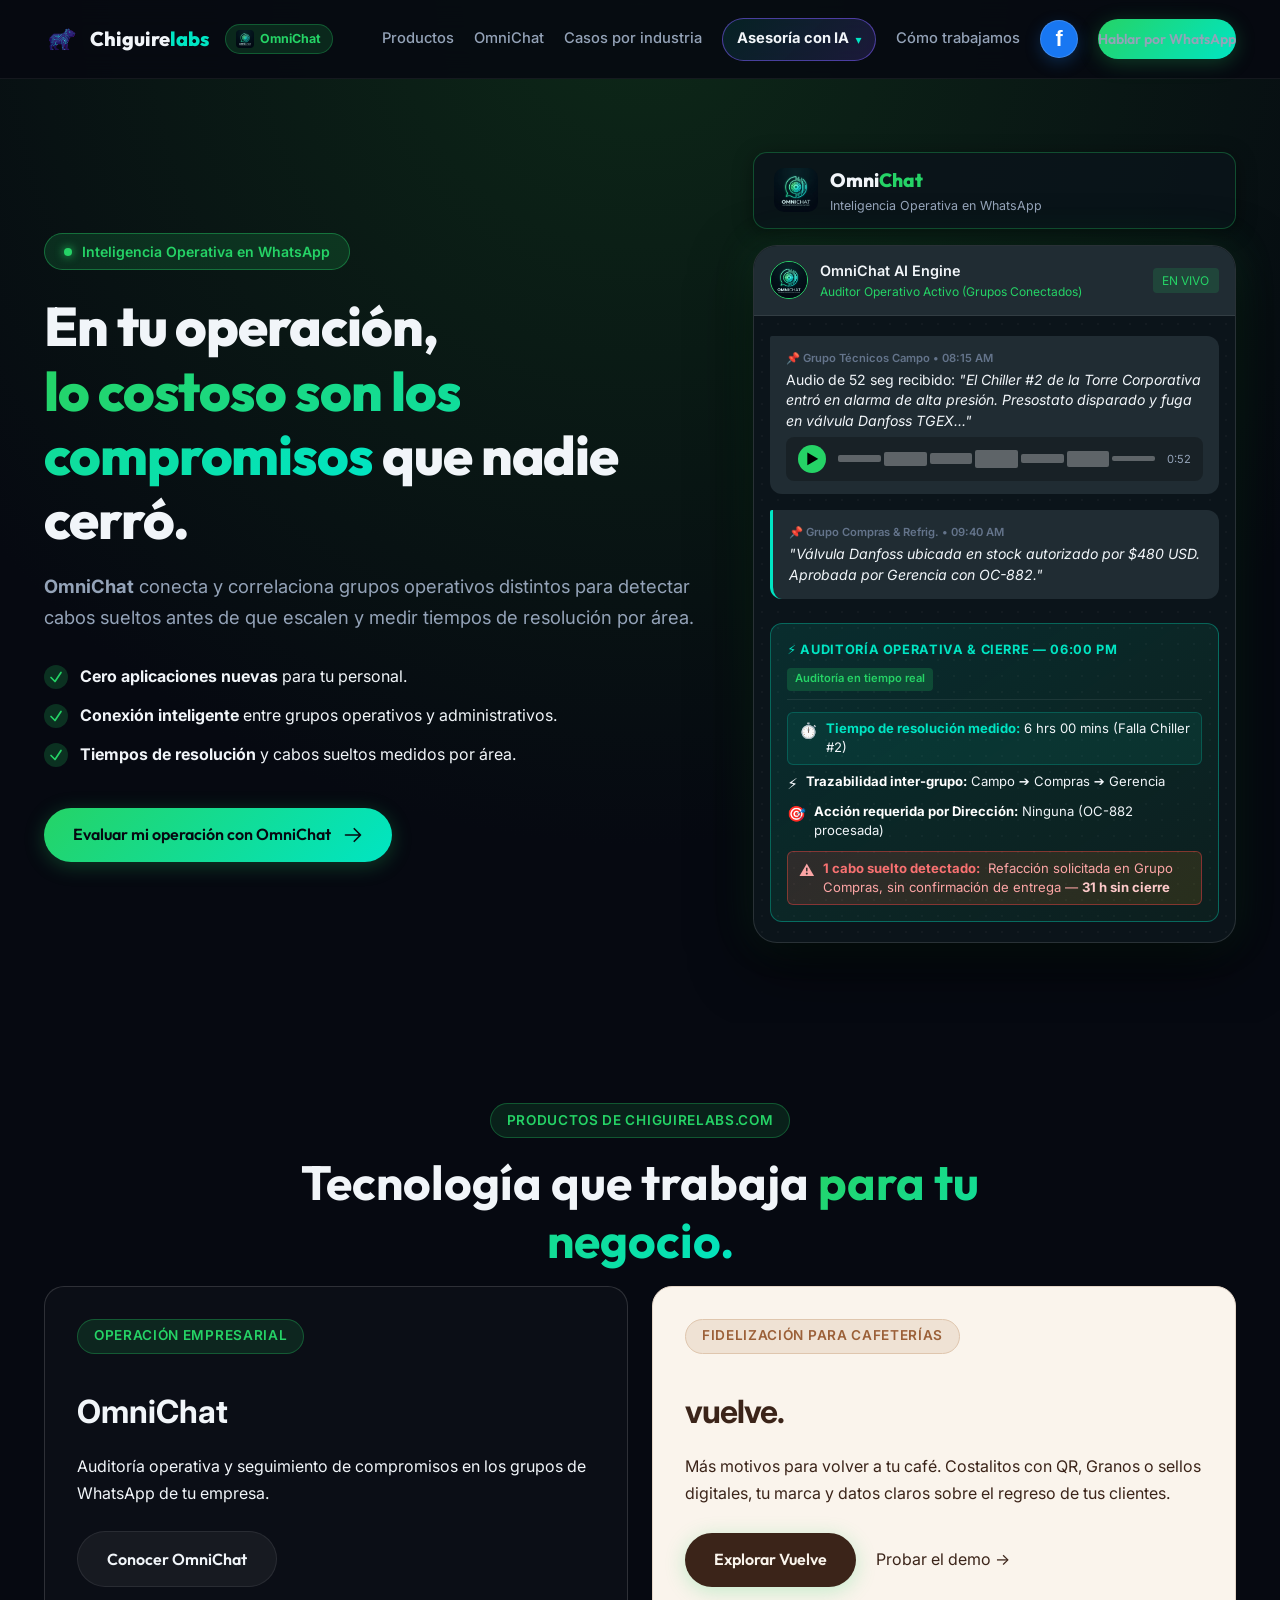
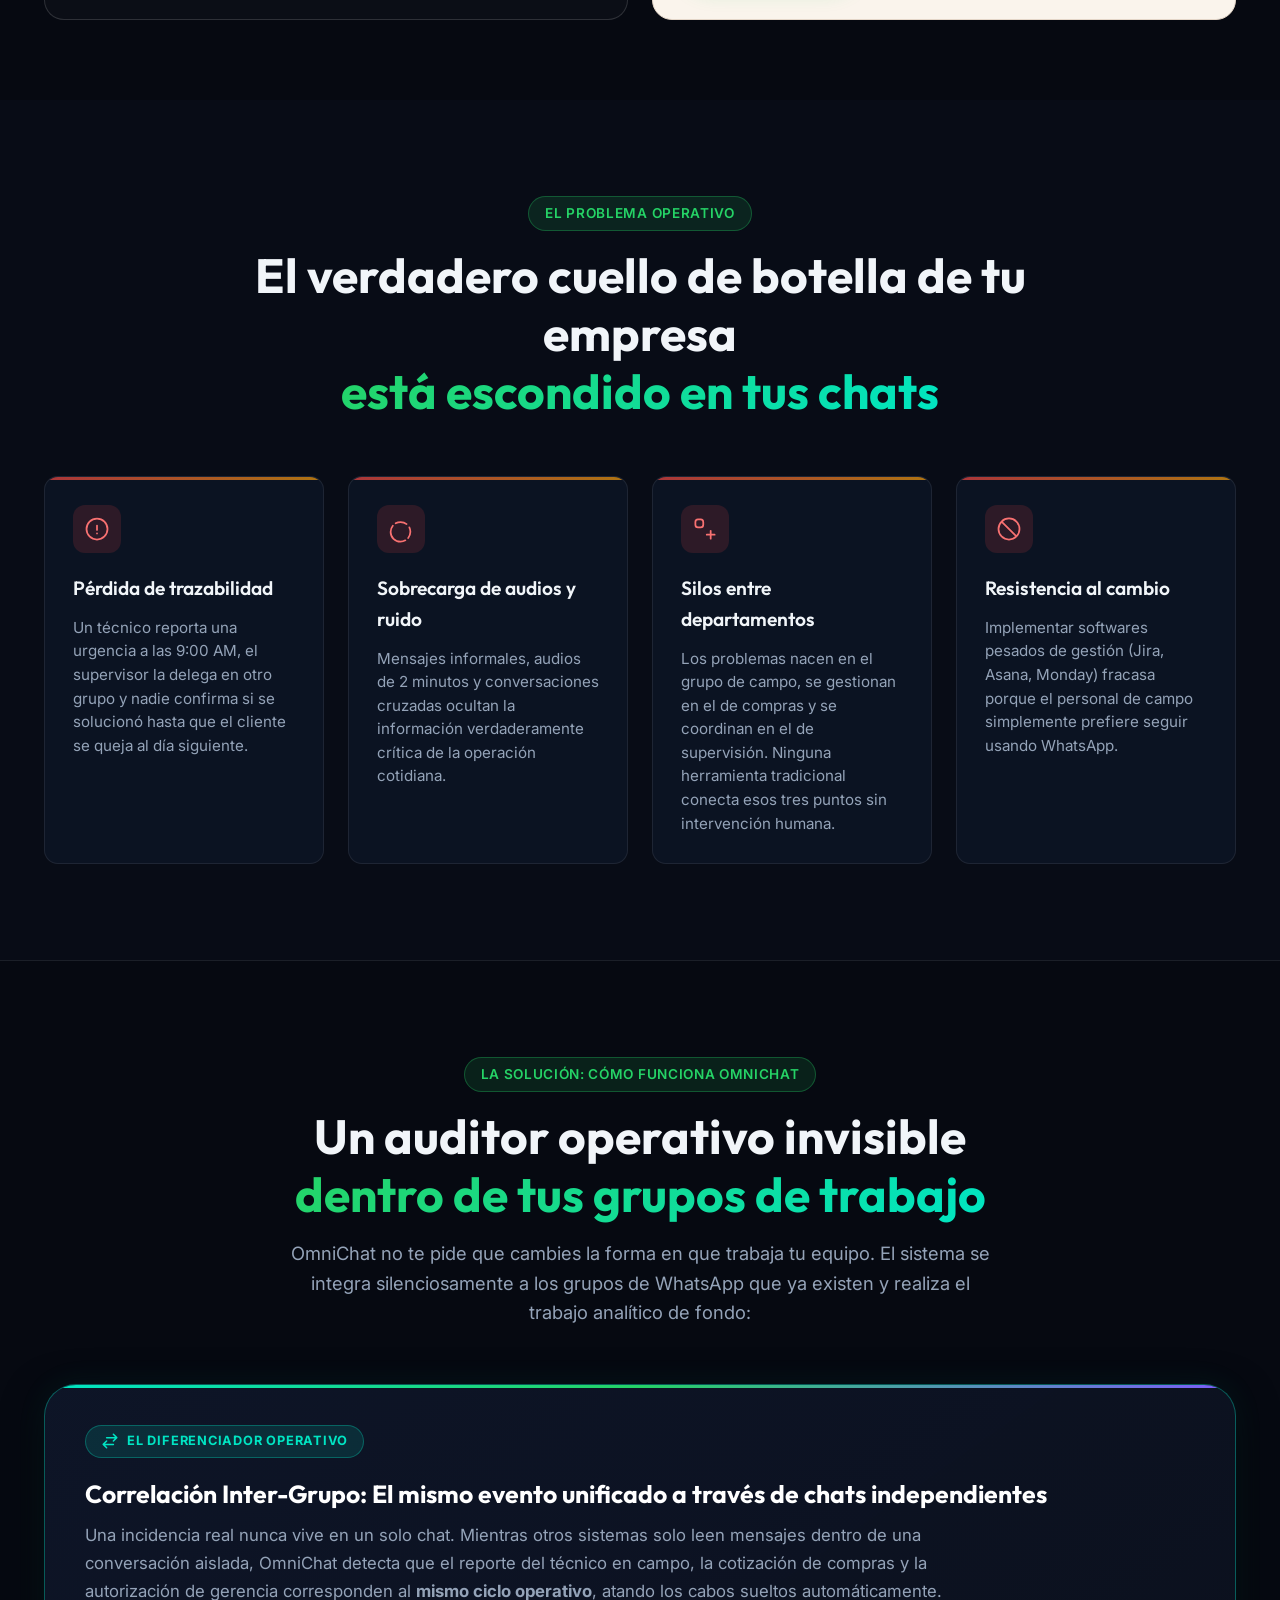
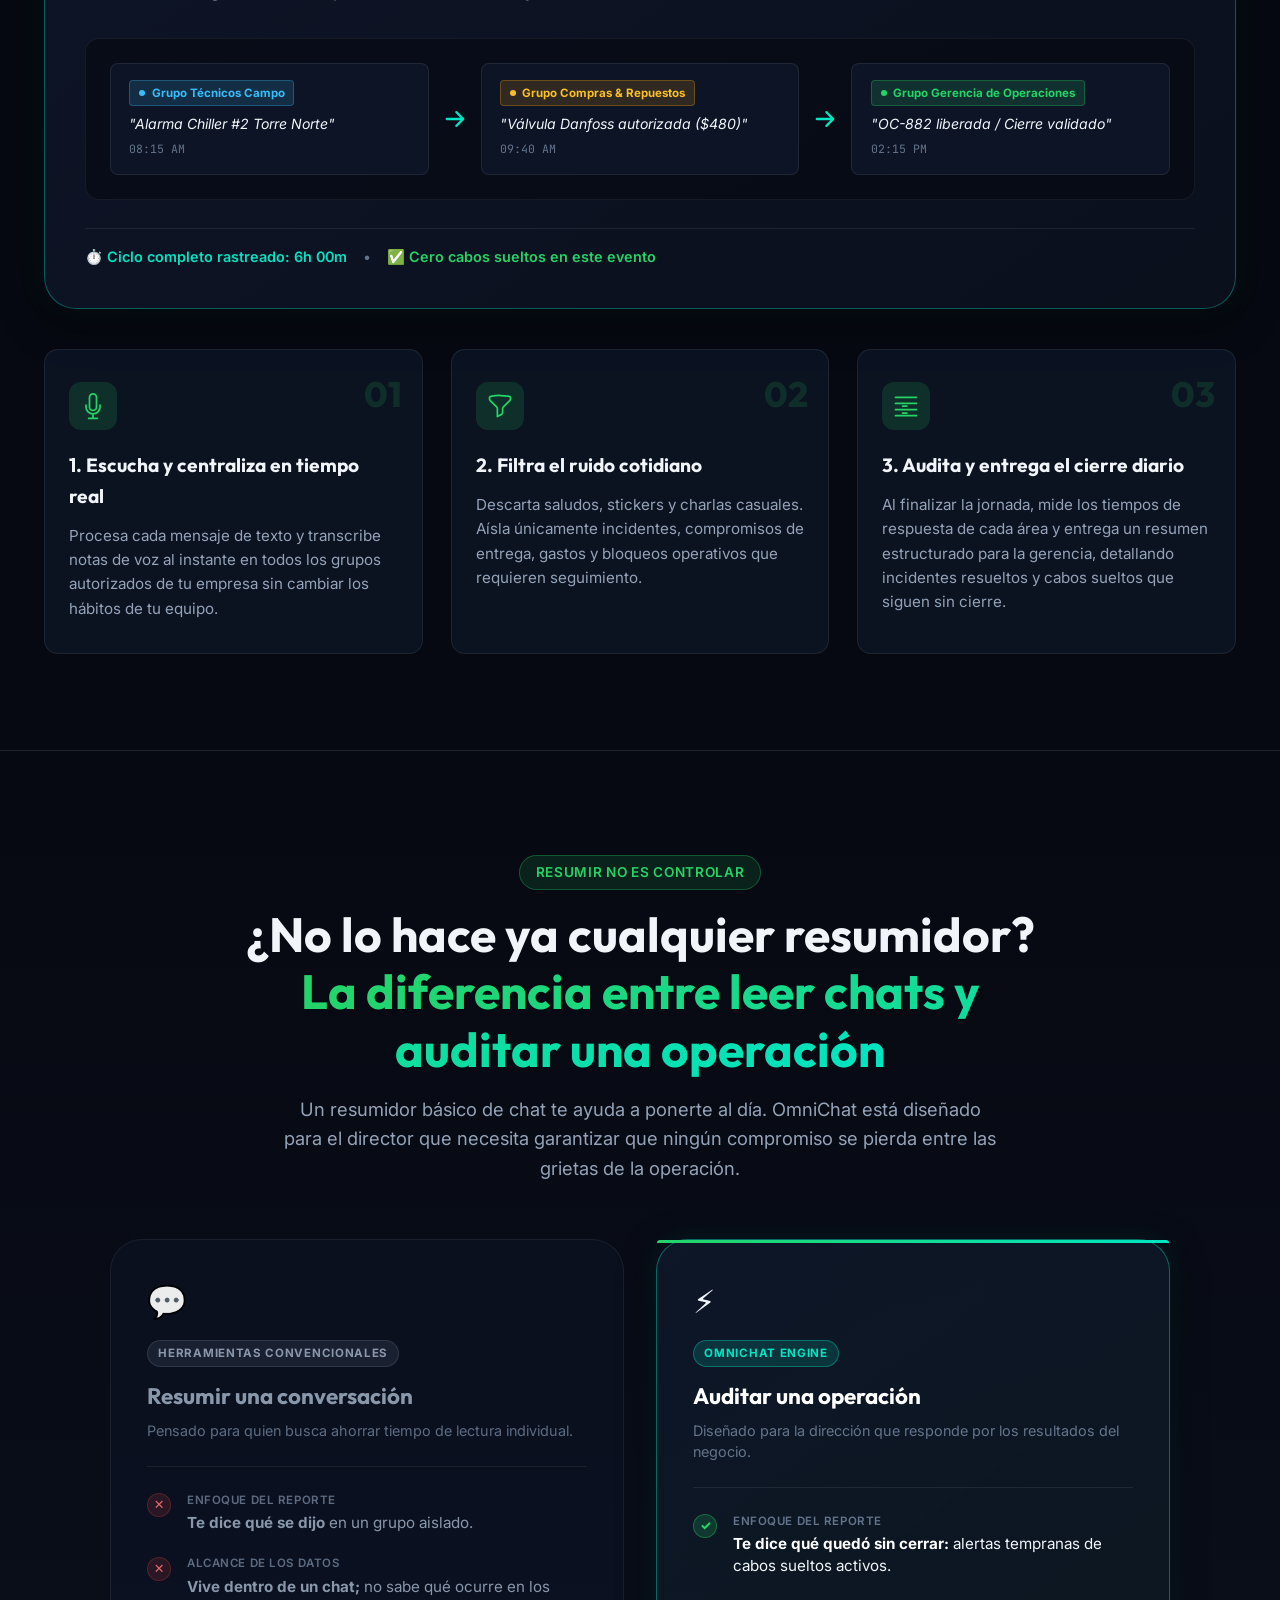
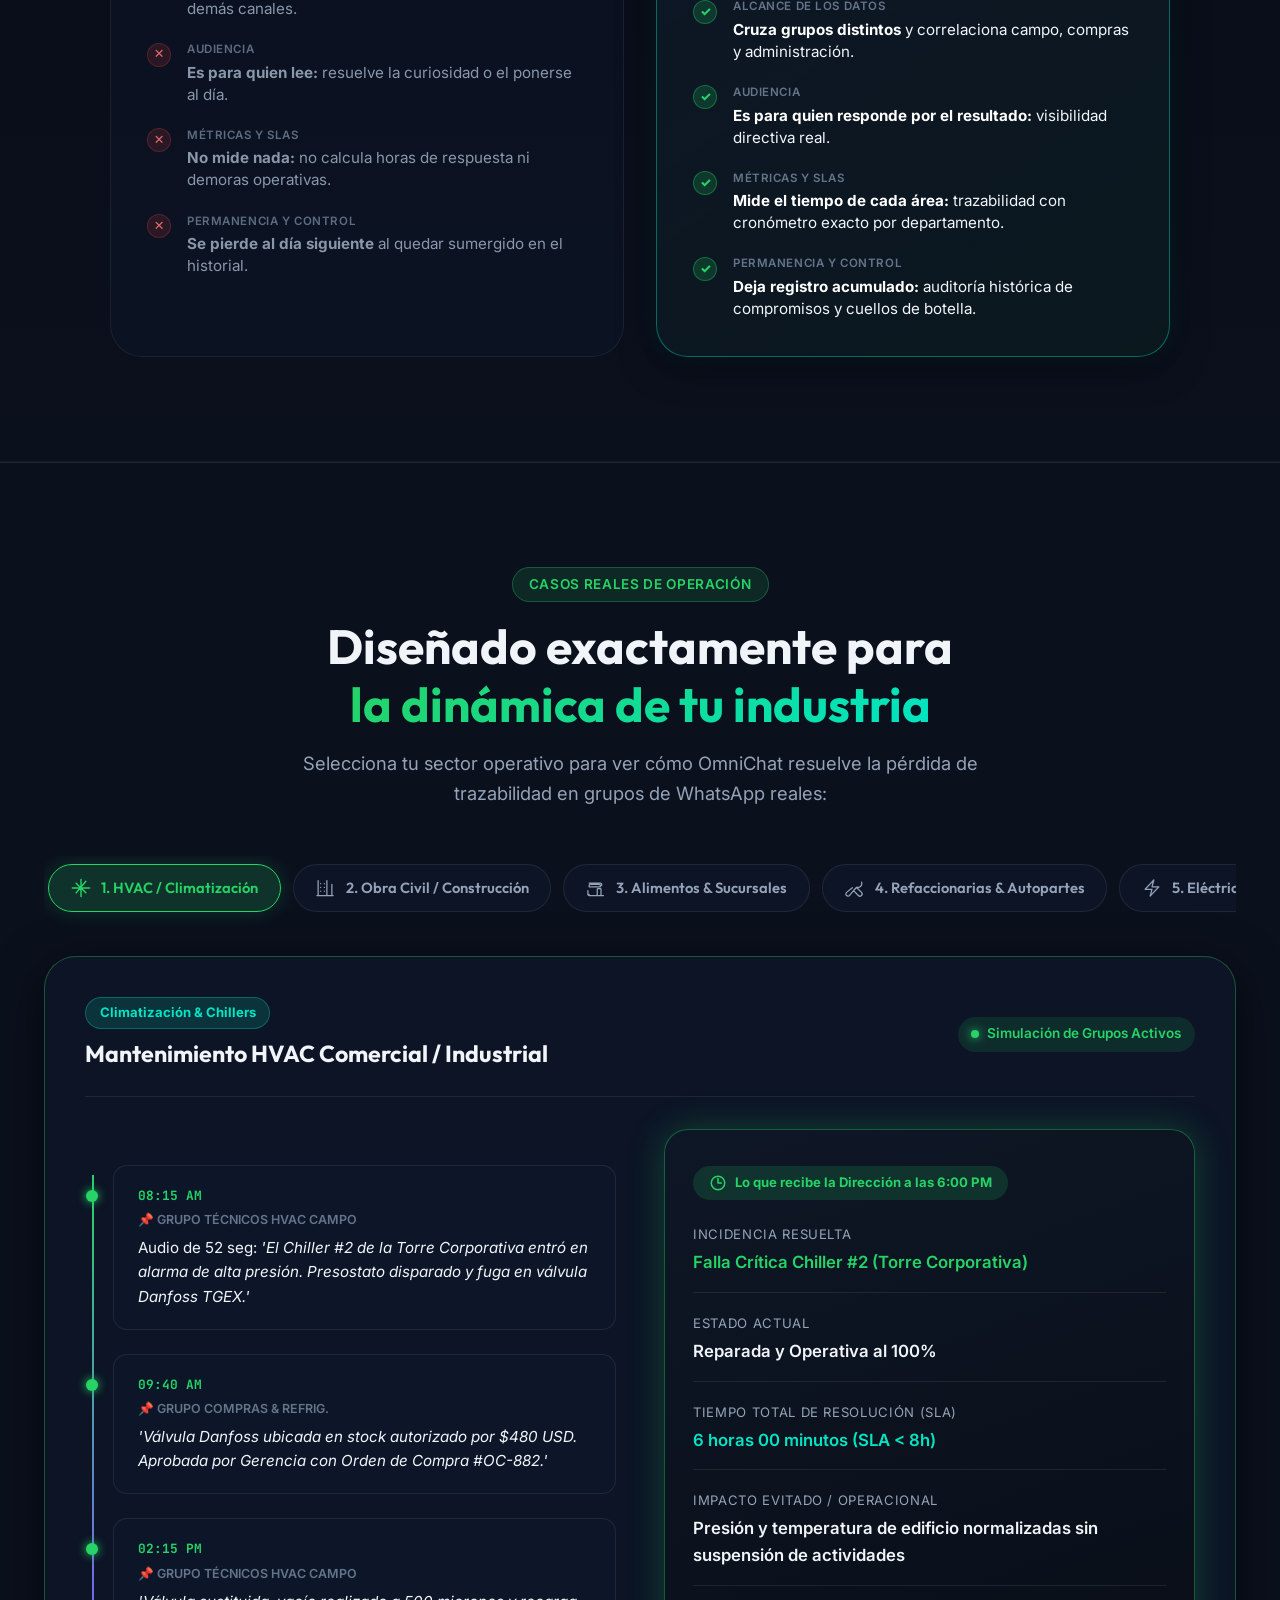
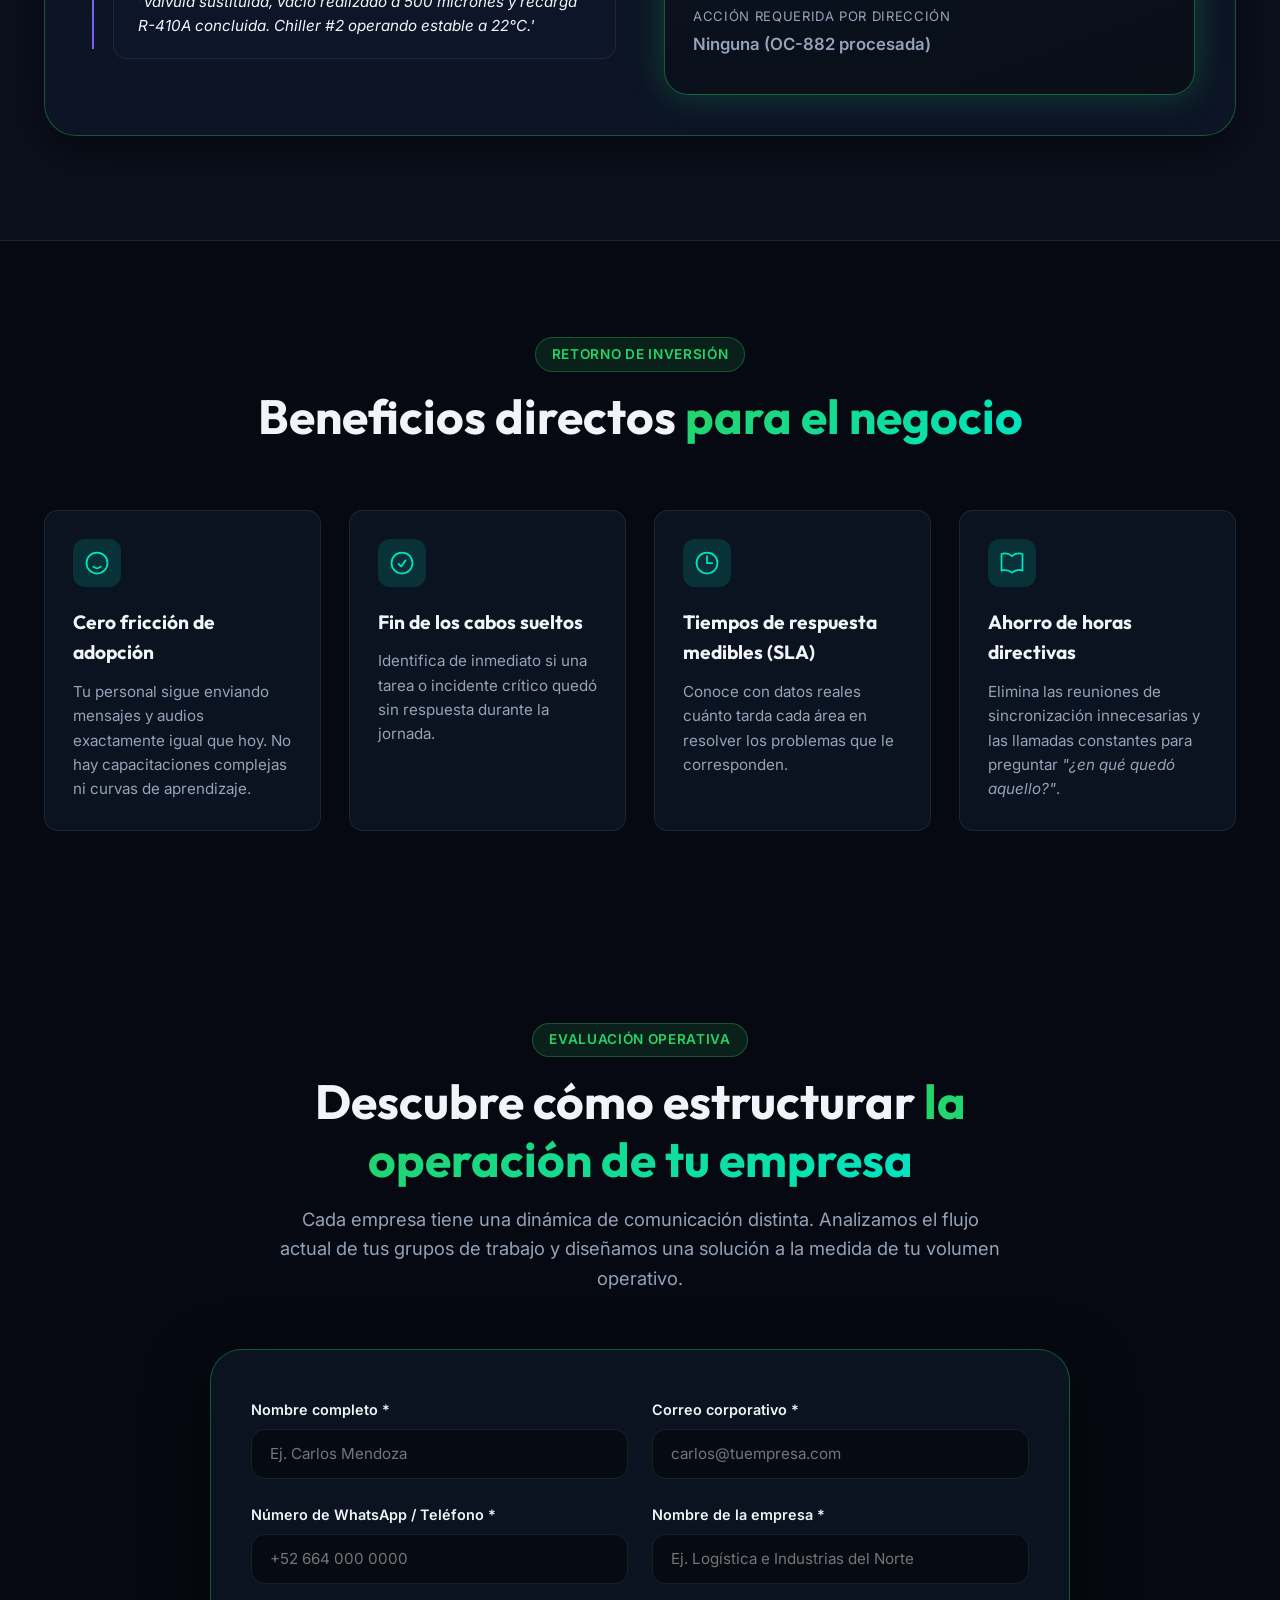
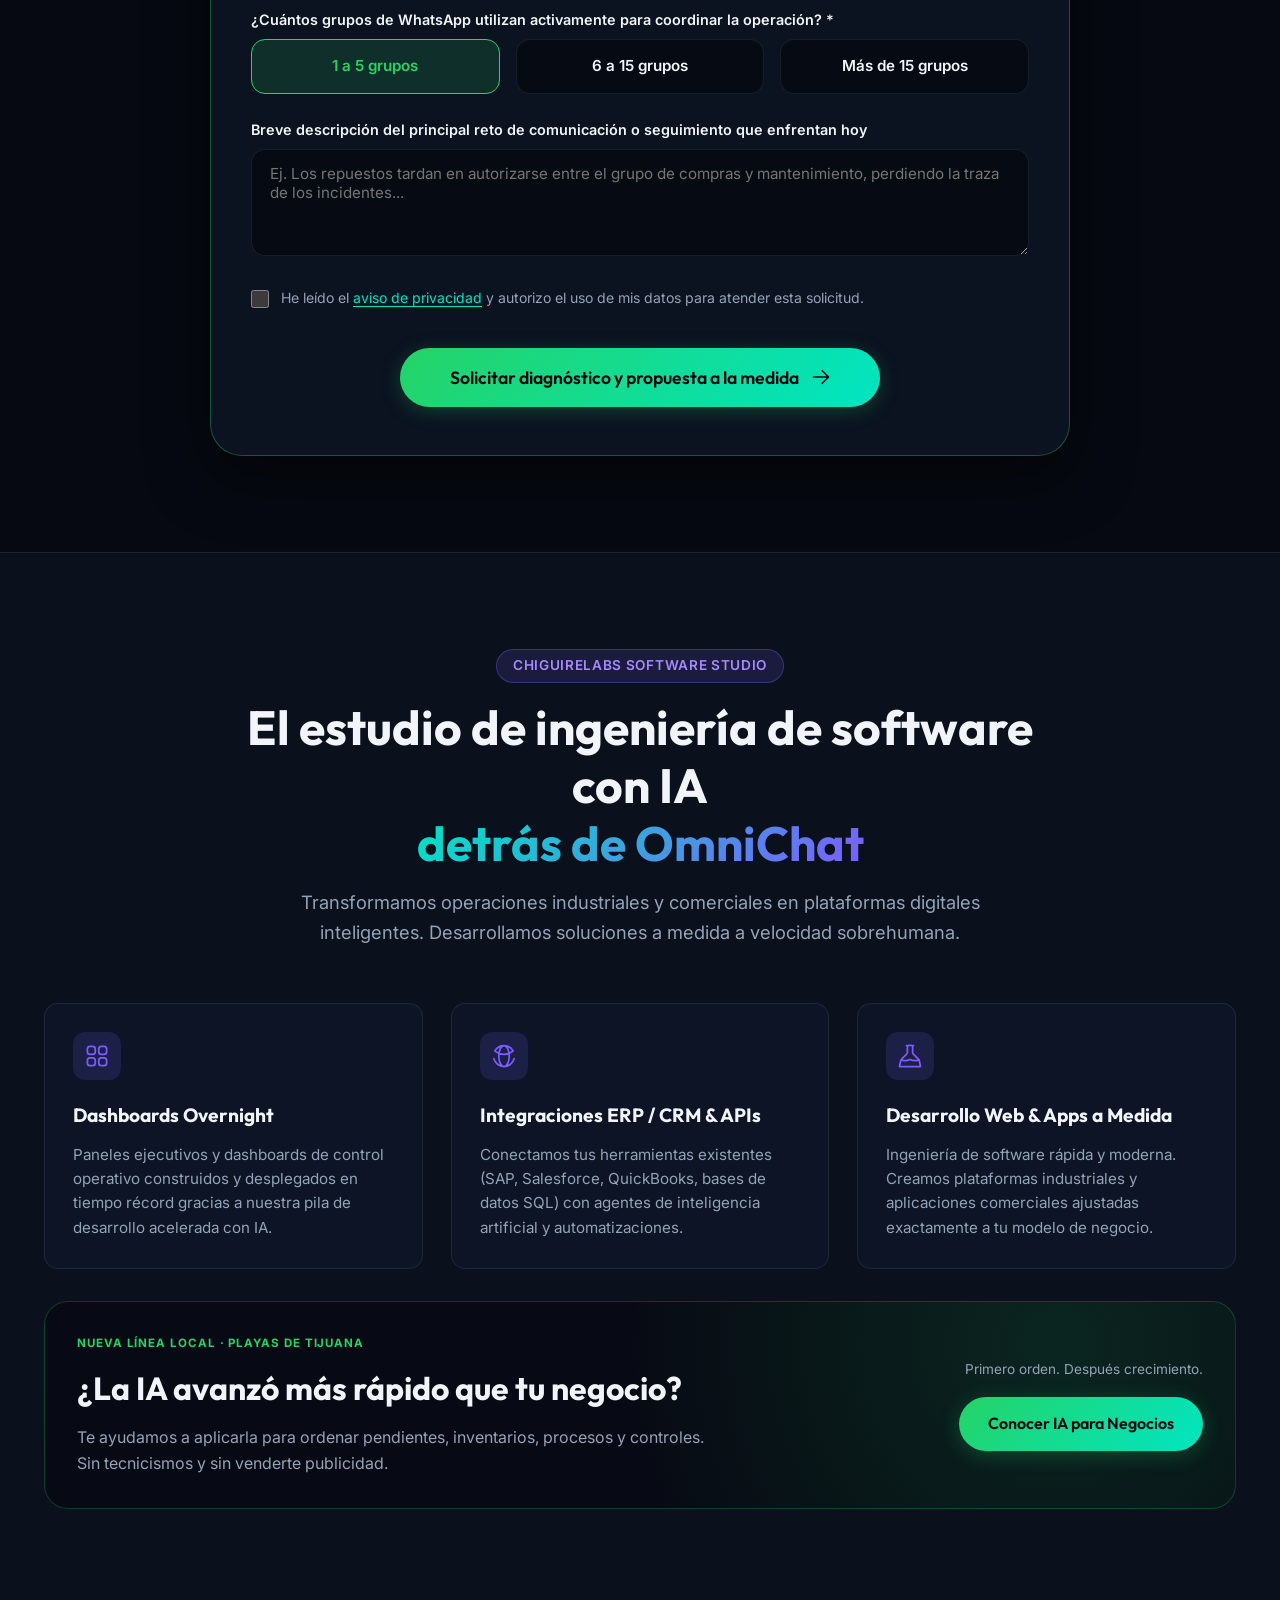
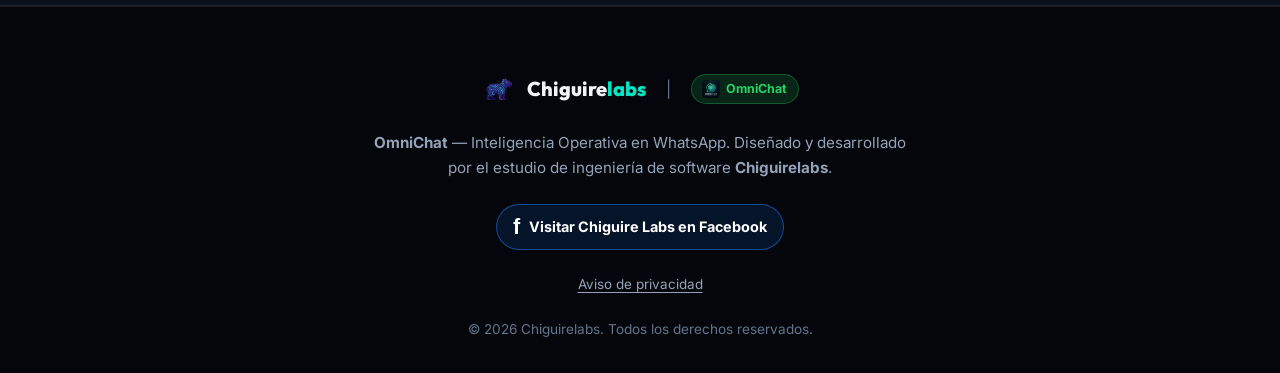
<file: index.html>
<!DOCTYPE html>
<html lang="es">
<head>
  <meta charset="UTF-8">
  <meta name="viewport" content="width=device-width, initial-scale=1.0">
  <title>OmniChat — Auditoría Operativa y Control de Cabos Sueltos en WhatsApp | Chiguirelabs</title>
  <meta name="description" content="OmniChat audita los grupos de WhatsApp de tu empresa: detecta compromisos y cabos sueltos sin resolver, correlaciona áreas y mide tiempos de resolución reales.">
  
  <meta property="og:title" content="OmniChat — Auditoría Operativa y Control de Cabos Sueltos en WhatsApp">
  <meta property="og:description" content="Detecta compromisos sin cierre y mide tiempos de resolución cruzando todos tus grupos operativos de WhatsApp.">
  <meta property="og:type" content="website">

  <!-- Favicon -->
  <link rel="icon" type="image/jpg" href="images/omnichat_logo_pulse.jpg">

  <!-- Fonts -->
  <link rel="preconnect" href="https://fonts.googleapis.com">
  <link rel="preconnect" href="https://fonts.gstatic.com" crossorigin>
  <link href="https://fonts.googleapis.com/css2?family=Inter:wght@300;400;500;600;700&family=JetBrains+Mono:wght@400;500;600;700&family=Outfit:wght@400;500;600;700;800;900&display=swap" rel="stylesheet">

  <!-- Stylesheet -->
  <link rel="stylesheet" href="styles.css">
</head>
<body>

  <!-- ═══════════════ NAVIGATION ═══════════════ -->
  <nav class="nav" id="main-nav">
    <div class="container nav-inner">
      <div class="brand-wrapper">
        <a href="#" class="nav-brand">
          <img src="images/logo.png" alt="Chiguirelabs Logo" class="chiguire-logo-img">
          <span>Chiguire<span class="brand-accent">labs</span></span>
        </a>
        <div class="product-pill">
          <img src="images/omnichat_logo_pulse.jpg" alt="OmniChat Logo" class="omnichat-mini-logo">
          <span>OmniChat</span>
        </div>
      </div>
      
      <div class="nav-links" id="nav-links">
        <a href="#productos">Productos</a>
        <a href="#solucion">OmniChat</a>
        <a href="#casos-industria">Casos por industria</a>
        <details class="nav-services">
          <summary>Asesoría con IA</summary>
          <div class="nav-services-menu">
            <a href="negocios/">
              <strong>Presencial</strong>
              <small>Playas de Tijuana</small>
            </a>
            <a href="negocios/en-linea/">
              <strong>En línea</strong>
              <small>Disponible en todo México</small>
            </a>
          </div>
        </details>
        <a href="#estudio">Cómo trabajamos</a>
        <a href="https://www.facebook.com/profile.php?id=61595078994341" class="nav-facebook-link" target="_blank" rel="noopener noreferrer" aria-label="Facebook de Chiguire Labs">
          <span class="facebook-mark" aria-hidden="true">f</span>
          <span class="nav-facebook-text">Facebook</span>
        </a>
        <a href="https://wa.me/526641214859?text=Hola.%20Quiero%20conocer%20las%20soluciones%20de%20Chiguire%20Labs." class="btn btn-primary nav-cta" target="_blank" rel="noopener">Hablar por WhatsApp</a>
      </div>

      <button class="nav-toggle" id="nav-toggle" aria-label="Abrir menú de navegación" aria-expanded="false">
        <svg xmlns="http://www.w3.org/2000/svg" fill="none" viewBox="0 0 24 24" stroke-width="1.5" stroke="currentColor" width="24" height="24">
          <path stroke-linecap="round" stroke-linejoin="round" d="M3.75 6.75h16.5M3.75 12h16.5m-16.5 5.25h16.5" />
        </svg>
      </button>
    </div>
  </nav>

  <!-- ═══════════════ HERO SECTION: OMNICHAT ═══════════════ -->
  <section class="hero" id="hero">
    <div class="container hero-grid">
      <div class="hero-content">
        <div class="hero-tag">
          <span class="pulse-dot"></span>
          Inteligencia Operativa en WhatsApp
        </div>

        <h1>
          En tu operación, <br>
          <span class="gradient-text">lo costoso son los compromisos</span> que nadie cerró.
        </h1>

        <p class="hero-subtitle">
          <strong>OmniChat</strong> conecta y correlaciona grupos operativos distintos para detectar cabos sueltos antes de que escalen y medir tiempos de resolución por área.
        </p>

        <div class="hero-value-props">
          <div class="value-item">
            <div class="value-icon">
              <svg xmlns="http://www.w3.org/2000/svg" fill="none" viewBox="0 0 24 24" stroke-width="2.5" stroke="currentColor" width="16" height="16"><path stroke-linecap="round" stroke-linejoin="round" d="m4.5 12.75 6 6 9-13.5" /></svg>
            </div>
            <span><strong>Cero aplicaciones nuevas</strong> para tu personal.</span>
          </div>
          <div class="value-item">
            <div class="value-icon">
              <svg xmlns="http://www.w3.org/2000/svg" fill="none" viewBox="0 0 24 24" stroke-width="2.5" stroke="currentColor" width="16" height="16"><path stroke-linecap="round" stroke-linejoin="round" d="m4.5 12.75 6 6 9-13.5" /></svg>
            </div>
            <span><strong>Conexión inteligente</strong> entre grupos operativos y administrativos.</span>
          </div>
          <div class="value-item">
            <div class="value-icon">
              <svg xmlns="http://www.w3.org/2000/svg" fill="none" viewBox="0 0 24 24" stroke-width="2.5" stroke="currentColor" width="16" height="16"><path stroke-linecap="round" stroke-linejoin="round" d="m4.5 12.75 6 6 9-13.5" /></svg>
            </div>
            <span><strong>Tiempos de resolución</strong> y cabos sueltos medidos por área.</span>
          </div>
        </div>

        <div class="hero-actions">
          <a href="#evaluacion" class="btn btn-primary">
            Evaluar mi operación con OmniChat
            <svg xmlns="http://www.w3.org/2000/svg" fill="none" viewBox="0 0 24 24" stroke-width="2" stroke="currentColor" width="20" height="20"><path stroke-linecap="round" stroke-linejoin="round" d="M13.5 4.5 21 12m0 0-7.5 7.5M21 12H3" /></svg>
          </a>
        </div>
      </div>

      <!-- Hero Visual Mockup with Official Logo -->
      <div class="hero-visual">
        <div class="omnichat-brand-badge">
          <img src="images/omnichat_logo_pulse.jpg" alt="OmniChat Logo Oficial">
          <div>
            <div class="omnichat-brand-name">Omni<span class="wa-accent">Chat</span></div>
            <div class="omnichat-brand-tagline">Inteligencia Operativa en WhatsApp</div>
          </div>
        </div>

        <div class="wa-mockup-card">
          <div class="wa-header">
            <div class="wa-header-left">
              <img src="images/omnichat_logo_pulse.jpg" alt="OmniChat AI Avatar" class="wa-avatar-img">
              <div>
                <div class="wa-title">OmniChat AI Engine</div>
                <div class="wa-status">Auditor Operativo Activo (Grupos Conectados)</div>
              </div>
            </div>
            <div class="live-badge">EN VIVO</div>
          </div>

          <div class="wa-body">
            <div class="wa-msg wa-msg-in">
              <div class="wa-msg-meta">📌 Grupo Técnicos Campo • 08:15 AM</div>
              <div>Audio de 52 seg recibido: <i>"El Chiller #2 de la Torre Corporativa entró en alarma de alta presión. Presostato disparado y fuga en válvula Danfoss TGEX..."</i></div>
              <div class="wa-audio-player">
                <div class="wa-play-btn">▶</div>
                <div class="wa-waveform">
                  <div class="wa-bar wa-bar-40"></div>
                  <div class="wa-bar wa-bar-80"></div>
                  <div class="wa-bar wa-bar-60"></div>
                  <div class="wa-bar wa-bar-100"></div>
                  <div class="wa-bar wa-bar-50"></div>
                  <div class="wa-bar wa-bar-90"></div>
                  <div class="wa-bar wa-bar-30"></div>
                </div>
                <span class="audio-duration">0:52</span>
              </div>
            </div>

            <div class="wa-msg wa-msg-in wa-msg-accent">
              <div class="wa-msg-meta">📌 Grupo Compras & Refrig. • 09:40 AM</div>
              <div><i>"Válvula Danfoss ubicada en stock autorizado por $480 USD. Aprobada por Gerencia con OC-882."</i></div>
            </div>

            <!-- Auto Generated Daily Audit & Metrics Preview -->
            <div class="wa-report-box">
              <div class="wa-report-header">
                <span class="wa-report-title">⚡ Auditoría Operativa & Cierre — 06:00 PM</span>
                <span class="wa-report-badge">Auditoría en tiempo real</span>
              </div>
              <div class="wa-report-content">
                <div class="wa-report-item wa-report-metric">
                  <span class="wa-report-icon">⏱️</span>
                  <div><strong>Tiempo de resolución medido:</strong> 6 hrs 00 mins (Falla Chiller #2)</div>
                </div>
                <div class="wa-report-item">
                  <span class="wa-report-icon">⚡</span>
                  <div><strong>Trazabilidad inter-grupo:</strong> Campo ➔ Compras ➔ Gerencia</div>
                </div>
                <div class="wa-report-item">
                  <span class="wa-report-icon">🎯</span>
                  <div><strong>Acción requerida por Dirección:</strong> Ninguna (OC-882 procesada)</div>
                </div>
                <div class="wa-report-item wa-report-loose-end">
                  <span class="wa-report-icon">⚠️</span>
                  <div>
                    <span class="loose-end-tag">1 cabo suelto detectado:</span>
                    <span>Refacción solicitada en Grupo Compras, sin confirmación de entrega — <strong>31 h sin cierre</strong></span>
                  </div>
                </div>
              </div>
            </div>
          </div>
        </div>
      </div>
    </div>
  </section>

  <!-- ═══════════════ EL PROBLEMA OPERATIVO ═══════════════ -->
<section class="products-section" id="productos"><div class="container"><div class="section-intro"><span class="section-label">Productos de chiguirelabs.com</span><h2 class="section-title">Tecnología que trabaja <span class="gradient-text">para tu negocio.</span></h2></div><div class="labs-products"><article class="labs-product"><span class="section-label">Operación empresarial</span><h3>OmniChat</h3><p>Auditoría operativa y seguimiento de compromisos en los grupos de WhatsApp de tu empresa.</p><a class="btn btn-ghost" href="#solucion">Conocer OmniChat</a></article><article class="labs-product vuelve-product"><span class="section-label">Fidelización para cafeterías</span><h3>vuelve.</h3><p>Más motivos para volver a tu café. Costalitos con QR, Granos o sellos digitales, tu marca y datos claros sobre el regreso de tus clientes.</p><a class="btn btn-primary" href="/productos/vuelve/">Explorar Vuelve</a><a class="product-demo-link" href="/productos/vuelve/demo/">Probar el demo →</a></article></div></div></section>
  <section class="problems-section" id="problema">
    <div class="container">
      <div class="section-intro">
        <span class="section-label">El Problema Operativo</span>
        <h2 class="section-title">El verdadero cuello de botella de tu empresa <br><span class="gradient-text">está escondido en tus chats</span></h2>
      </div>

      <div class="problems-grid">
        <div class="problem-card">
          <div class="problem-icon">
            <svg xmlns="http://www.w3.org/2000/svg" fill="none" viewBox="0 0 24 24" stroke-width="1.5" stroke="currentColor" width="28" height="28"><path stroke-linecap="round" stroke-linejoin="round" d="M12 9v3.75m9-.75a9 9 0 1 1-18 0 9 9 0 0 1 18 0Zm-9 3.75h.008v.008H12v-.008Z" /></svg>
          </div>
          <h3>Pérdida de trazabilidad</h3>
          <p>Un técnico reporta una urgencia a las 9:00 AM, el supervisor la delega en otro grupo y nadie confirma si se solucionó hasta que el cliente se queja al día siguiente.</p>
        </div>

        <div class="problem-card">
          <div class="problem-icon">
            <svg xmlns="http://www.w3.org/2000/svg" fill="none" viewBox="0 0 24 24" stroke-width="1.5" stroke="currentColor" width="28" height="28"><path stroke-linecap="round" stroke-linejoin="round" d="M19.142 10.581a8.383 8.383 0 0 1 .9 3.82c0 2.008-.705 3.857-1.884 5.316m-2.408 2.01a8.386 8.386 0 0 1-4.25 1.148c-4.634 0-8.39-3.756-8.39-8.39 0-2.008.705-3.857 1.884-5.316m2.408-2.01a8.386 8.386 0 0 1 4.25-1.148c1.942 0 3.73.66 5.152 1.768" /></svg>
          </div>
          <h3>Sobrecarga de audios y ruido</h3>
          <p>Mensajes informales, audios de 2 minutos y conversaciones cruzadas ocultan la información verdaderamente crítica de la operación cotidiana.</p>
        </div>

        <div class="problem-card">
          <div class="problem-icon">
            <svg xmlns="http://www.w3.org/2000/svg" fill="none" viewBox="0 0 24 24" stroke-width="1.5" stroke="currentColor" width="28" height="28"><path stroke-linecap="round" stroke-linejoin="round" d="M13.5 16.875h3.375m0 0h3.375m-3.375 0V13.5m0 3.375v3.375M6 10.5h2.25a2.25 2.25 0 0 0 2.25-2.25V6a2.25 2.25 0 0 0-2.25-2.25H6A2.25 2.25 0 0 0 3.75 6v2.25A2.25 2.25 0 0 0 6 10.5Z" /></svg>
          </div>
          <h3>Silos entre departamentos</h3>
          <p>Los problemas nacen en el grupo de campo, se gestionan en el de compras y se coordinan en el de supervisión. Ninguna herramienta tradicional conecta esos tres puntos sin intervención humana.</p>
        </div>

        <div class="problem-card">
          <div class="problem-icon">
            <svg xmlns="http://www.w3.org/2000/svg" fill="none" viewBox="0 0 24 24" stroke-width="1.5" stroke="currentColor" width="28" height="28"><path stroke-linecap="round" stroke-linejoin="round" d="M18.364 18.364A9 9 0 0 0 5.636 5.636m12.728 12.728A9 9 0 0 1 5.636 5.636m12.728 12.728L5.636 5.636" /></svg>
          </div>
          <h3>Resistencia al cambio</h3>
          <p>Implementar softwares pesados de gestión (Jira, Asana, Monday) fracasa porque el personal de campo simplemente prefiere seguir usando WhatsApp.</p>
        </div>
      </div>
    </div>
  </section>

  <!-- ═══════════════ LA SOLUCIÓN: CÓMO FUNCIONA ═══════════════ -->
  <section class="solution-section" id="solucion">
    <div class="container">
      <div class="section-intro">
        <span class="section-label">La Solución: Cómo Funciona OmniChat</span>
        <h2 class="section-title">Un auditor operativo invisible <br><span class="gradient-text">dentro de tus grupos de trabajo</span></h2>
        <p class="section-subtitle">
          OmniChat no te pide que cambies la forma en que trabaja tu equipo. El sistema se integra silenciosamente a los grupos de WhatsApp que ya existen y realiza el trabajo analítico de fondo:
        </p>
      </div>

      <!-- Core Thesis: Inter-Group Correlation Feature Box -->
      <div class="intergroup-hero-card">
        <div class="intergroup-badge">
          <svg xmlns="http://www.w3.org/2000/svg" fill="none" viewBox="0 0 24 24" stroke-width="2" stroke="currentColor" width="18" height="18"><path stroke-linecap="round" stroke-linejoin="round" d="M7.5 21 3 16.5m0 0L7.5 12M3 16.5h13.5m0-13.5L21 7.5m0 0L16.5 12M21 7.5H7.5" /></svg>
          El Diferenciador Operativo
        </div>
        <div class="intergroup-content">
          <div class="intergroup-text">
            <h3>Correlación Inter-Grupo: El mismo evento unificado a través de chats independientes</h3>
            <p>
              Una incidencia real nunca vive en un solo chat. Mientras otros sistemas solo leen mensajes dentro de una conversación aislada, OmniChat detecta que el reporte del técnico en campo, la cotización de compras y la autorización de gerencia corresponden al <strong>mismo ciclo operativo</strong>, atando los cabos sueltos automáticamente.
            </p>
          </div>
          
          <div class="intergroup-flow-visual">
            <div class="flow-step">
              <div class="flow-pill flow-pill-field">
                <span class="flow-dot"></span>
                <span class="flow-group-name">Grupo Técnicos Campo</span>
              </div>
              <div class="flow-msg">"Alarma Chiller #2 Torre Norte"</div>
              <div class="flow-time">08:15 AM</div>
            </div>

            <div class="flow-connector" aria-hidden="true">
              <svg xmlns="http://www.w3.org/2000/svg" fill="none" viewBox="0 0 24 24" stroke-width="2.5" stroke="currentColor"><path stroke-linecap="round" stroke-linejoin="round" d="M13.5 4.5 21 12m0 0-7.5 7.5M21 12H3" /></svg>
            </div>

            <div class="flow-step">
              <div class="flow-pill flow-pill-procurement">
                <span class="flow-dot"></span>
                <span class="flow-group-name">Grupo Compras & Repuestos</span>
              </div>
              <div class="flow-msg">"Válvula Danfoss autorizada ($480)"</div>
              <div class="flow-time">09:40 AM</div>
            </div>

            <div class="flow-connector" aria-hidden="true">
              <svg xmlns="http://www.w3.org/2000/svg" fill="none" viewBox="0 0 24 24" stroke-width="2.5" stroke="currentColor"><path stroke-linecap="round" stroke-linejoin="round" d="M13.5 4.5 21 12m0 0-7.5 7.5M21 12H3" /></svg>
            </div>

            <div class="flow-step">
              <div class="flow-pill flow-pill-management">
                <span class="flow-dot"></span>
                <span class="flow-group-name">Grupo Gerencia de Operaciones</span>
              </div>
              <div class="flow-msg">"OC-882 liberada / Cierre validado"</div>
              <div class="flow-time">02:15 PM</div>
            </div>
          </div>

          <div class="intergroup-metric-footer">
            <span class="metric-highlight">⏱️ Ciclo completo rastreado: 6h 00m</span>
            <span class="metric-divider">•</span>
            <span class="metric-check">✅ Cero cabos sueltos en este evento</span>
          </div>
        </div>
      </div>

      <div class="solution-steps">
        <div class="step-card">
          <span class="step-number">01</span>
          <div class="step-icon">
            <svg xmlns="http://www.w3.org/2000/svg" fill="none" viewBox="0 0 24 24" stroke-width="1.5" stroke="currentColor" width="28" height="28"><path stroke-linecap="round" stroke-linejoin="round" d="M12 18.75a6 6 0 0 0 6-6v-1.5m-6 7.5a6 6 0 0 1-6-6v-1.5m6 7.5v3.75m-3.75 0h7.5M12 15.75a3 3 0 0 1-3-3V4.5a3 3 0 1 1 6 0v8.25a3 3 0 0 1-3 3Z" /></svg>
          </div>
          <h3>1. Escucha y centraliza en tiempo real</h3>
          <p>Procesa cada mensaje de texto y transcribe notas de voz al instante en todos los grupos autorizados de tu empresa sin cambiar los hábitos de tu equipo.</p>
        </div>

        <div class="step-card">
          <span class="step-number">02</span>
          <div class="step-icon">
            <svg xmlns="http://www.w3.org/2000/svg" fill="none" viewBox="0 0 24 24" stroke-width="1.5" stroke="currentColor" width="28" height="28"><path stroke-linecap="round" stroke-linejoin="round" d="M12 3c2.755 0 5.455.232 8.083.678.533.09.917.556.917 1.096v1.044a2.25 2.25 0 0 1-.659 1.591l-5.432 5.432a2.25 2.25 0 0 0-.659 1.591v2.927a2.25 2.25 0 0 1-1.244 2.013L9.75 21v-6.568a2.25 2.25 0 0 0-.659-1.591L3.659 7.409A2.25 2.25 0 0 1 3 5.818V4.774c0-.54.384-1.006.917-1.096A48.32 48.32 0 0 1 12 3Z" /></svg>
          </div>
          <h3>2. Filtra el ruido cotidiano</h3>
          <p>Descarta saludos, stickers y charlas casuales. Aísla únicamente incidentes, compromisos de entrega, gastos y bloqueos operativos que requieren seguimiento.</p>
        </div>

        <div class="step-card">
          <span class="step-number">03</span>
          <div class="step-icon">
            <svg xmlns="http://www.w3.org/2000/svg" fill="none" viewBox="0 0 24 24" stroke-width="1.5" stroke="currentColor" width="28" height="28"><path stroke-linecap="round" stroke-linejoin="round" d="M9 12h3.75M9 15h3.75M9 18h3.75M3 4.5h18M3 9.75h18M3 15h18M3 20.25h18" /></svg>
          </div>
          <h3>3. Audita y entrega el cierre diario</h3>
          <p>Al finalizar la jornada, mide los tiempos de respuesta de cada área y entrega un resumen estructurado para la gerencia, detallando incidentes resueltos y cabos sueltos que siguen sin cierre.</p>
        </div>
      </div>
    </div>
  </section>

  <!-- ═══════════════ DIFERENCIACIÓN: RESUMIR VS AUDITAR ═══════════════ -->
  <section class="differentiation-section" id="diferenciacion">
    <div class="container">
      <div class="section-intro section-intro-wide section-intro-spaced">
        <span class="section-label">Resumir no es Controlar</span>
        <h2 class="section-title">¿No lo hace ya cualquier resumidor? <br><span class="gradient-text">La diferencia entre leer chats y auditar una operación</span></h2>
        <p class="section-subtitle">
          Un resumidor básico de chat te ayuda a ponerte al día. OmniChat está diseñado para el director que necesita garantizar que ningún compromiso se pierda entre las grietas de la operación.
        </p>
      </div>

      <div class="diff-comparison-wrapper">
        <div class="diff-grid">
          <!-- Column A: Resumir una conversación -->
          <div class="diff-col diff-col-chat">
            <div class="diff-col-header">
              <div class="diff-col-icon">💬</div>
              <div class="diff-col-badge badge-neutral">Herramientas Convencionales</div>
              <h3>Resumir una conversación</h3>
              <p class="diff-col-desc">Pensado para quien busca ahorrar tiempo de lectura individual.</p>
            </div>

            <div class="diff-items-list">
              <div class="diff-row-item">
                <div class="diff-row-icon cross">✕</div>
                <div class="diff-row-body">
                  <span class="diff-axis-label">Enfoque del reporte</span>
                  <div class="diff-row-text"><strong>Te dice qué se dijo</strong> en un grupo aislado.</div>
                </div>
              </div>

              <div class="diff-row-item">
                <div class="diff-row-icon cross">✕</div>
                <div class="diff-row-body">
                  <span class="diff-axis-label">Alcance de los datos</span>
                  <div class="diff-row-text"><strong>Vive dentro de un chat;</strong> no sabe qué ocurre en los demás canales.</div>
                </div>
              </div>

              <div class="diff-row-item">
                <div class="diff-row-icon cross">✕</div>
                <div class="diff-row-body">
                  <span class="diff-axis-label">Audiencia</span>
                  <div class="diff-row-text"><strong>Es para quien lee:</strong> resuelve la curiosidad o el ponerse al día.</div>
                </div>
              </div>

              <div class="diff-row-item">
                <div class="diff-row-icon cross">✕</div>
                <div class="diff-row-body">
                  <span class="diff-axis-label">Métricas y SLAs</span>
                  <div class="diff-row-text"><strong>No mide nada:</strong> no calcula horas de respuesta ni demoras operativas.</div>
                </div>
              </div>

              <div class="diff-row-item">
                <div class="diff-row-icon cross">✕</div>
                <div class="diff-row-body">
                  <span class="diff-axis-label">Permanencia y control</span>
                  <div class="diff-row-text"><strong>Se pierde al día siguiente</strong> al quedar sumergido en el historial.</div>
                </div>
              </div>
            </div>
          </div>

          <!-- Column B: Auditar una operación (OmniChat) -->
          <div class="diff-col diff-col-audit">
            <div class="diff-col-header">
              <div class="diff-col-icon">⚡</div>
              <div class="diff-col-badge badge-brand">OmniChat Engine</div>
              <h3>Auditar una operación</h3>
              <p class="diff-col-desc">Diseñado para la dirección que responde por los resultados del negocio.</p>
            </div>

            <div class="diff-items-list">
              <div class="diff-row-item">
                <div class="diff-row-icon check">✓</div>
                <div class="diff-row-body">
                  <span class="diff-axis-label">Enfoque del reporte</span>
                  <div class="diff-row-text"><strong>Te dice qué quedó sin cerrar:</strong> alertas tempranas de cabos sueltos activos.</div>
                </div>
              </div>

              <div class="diff-row-item">
                <div class="diff-row-icon check">✓</div>
                <div class="diff-row-body">
                  <span class="diff-axis-label">Alcance de los datos</span>
                  <div class="diff-row-text"><strong>Cruza grupos distintos</strong> y correlaciona campo, compras y administración.</div>
                </div>
              </div>

              <div class="diff-row-item">
                <div class="diff-row-icon check">✓</div>
                <div class="diff-row-body">
                  <span class="diff-axis-label">Audiencia</span>
                  <div class="diff-row-text"><strong>Es para quien responde por el resultado:</strong> visibilidad directiva real.</div>
                </div>
              </div>

              <div class="diff-row-item">
                <div class="diff-row-icon check">✓</div>
                <div class="diff-row-body">
                  <span class="diff-axis-label">Métricas y SLAs</span>
                  <div class="diff-row-text"><strong>Mide el tiempo de cada área:</strong> trazabilidad con cronómetro exacto por departamento.</div>
                </div>
              </div>

              <div class="diff-row-item">
                <div class="diff-row-icon check">✓</div>
                <div class="diff-row-body">
                  <span class="diff-axis-label">Permanencia y control</span>
                  <div class="diff-row-text"><strong>Deja registro acumulado:</strong> auditoría histórica de compromisos y cuellos de botella.</div>
                </div>
              </div>
            </div>
          </div>
        </div>
      </div>
    </div>
  </section>

  <!-- ═══════════════ CASOS REALES POR INDUSTRIA (INTERACTIVO) ═══════════════ -->
  <section class="industry-section" id="casos-industria">
    <div class="container">
      <div class="section-intro section-intro-wide">
        <span class="section-label">Casos Reales de Operación</span>
        <h2 class="section-title">Diseñado exactamente para <br><span class="gradient-text">la dinámica de tu industria</span></h2>
        <p class="section-subtitle">
          Selecciona tu sector operativo para ver cómo OmniChat resuelve la pérdida de trazabilidad en grupos de WhatsApp reales:
        </p>
      </div>

      <!-- Industry Tabs Bar with Custom Vector SVGs -->
      <div class="industry-tabs-bar" id="industry-tabs-bar">
        <button class="ind-tab-btn active" data-ind="hvac">
          <svg xmlns="http://www.w3.org/2000/svg" fill="none" viewBox="0 0 24 24" stroke-width="1.5" stroke="currentColor"><path stroke-linecap="round" stroke-linejoin="round" d="M12 3v18m9-9H3m14.071-7.071L6.929 17.071m10.142 0L6.929 6.929" /></svg>
          1. HVAC / Climatización
        </button>

        <button class="ind-tab-btn" data-ind="obra">
          <svg xmlns="http://www.w3.org/2000/svg" fill="none" viewBox="0 0 24 24" stroke-width="1.5" stroke="currentColor"><path stroke-linecap="round" stroke-linejoin="round" d="M2.25 21h19.5m-18-18v18m10.5-18v18m6-13.5V21M6.75 6.75h.008v.008H6.75V6.75Zm0 4.5h.008v.008H6.75v-.008Zm0 4.5h.008v.008H6.75v-.008Zm4.5-9h.008v.008h-.008V6.75Zm0 4.5h.008v.008h-.008v-.008Zm0 4.5h.008v.008h-.008v-.008Z" /></svg>
          2. Obra Civil / Construcción
        </button>

        <button class="ind-tab-btn" data-ind="alimentos">
          <svg xmlns="http://www.w3.org/2000/svg" fill="none" viewBox="0 0 24 24" stroke-width="1.5" stroke="currentColor"><path stroke-linecap="round" stroke-linejoin="round" d="M13.5 21v-7.5a.75.75 0 0 1 .75-.75h3a.75.75 0 0 1 .75.75V21m-4.5 0H21m-8.25 0H3.75m0 0a1.5 1.5 0 0 1-1.5-1.5V15m1.5 6v-1.5m0-10.5a1.5 1.5 0 0 1 1.5-1.5h10.5a1.5 1.5 0 0 1 1.5 1.5v1.5H3.75V9Zm15 0V7.5a1.5 1.5 0 0 0-1.5-1.5H3.75" /></svg>
          3. Alimentos & Sucursales
        </button>

        <button class="ind-tab-btn" data-ind="refaccionaria">
          <svg xmlns="http://www.w3.org/2000/svg" fill="none" viewBox="0 0 24 24" stroke-width="1.5" stroke="currentColor"><path stroke-linecap="round" stroke-linejoin="round" d="M11.42 15.17 17.25 21A2.652 2.652 0 0 0 21 17.25l-5.877-5.877M11.42 15.17l2.496-3.03c.317-.384.74-.626 1.208-.766M11.42 15.17l-4.655 5.653a2.548 2.548 0 1 1-3.586-3.586l6.837-5.63m5.108-.233c.55-.164 1.163-.188 1.743-.14a4.5 4.5 0 0 0 4.486-4.486c-.048-.58-.072-1.193-.236-1.743M15.17 11.42 12 14.59" /></svg>
          4. Refaccionarias & Autopartes
        </button>

        <button class="ind-tab-btn" data-ind="electrico">
          <svg xmlns="http://www.w3.org/2000/svg" fill="none" viewBox="0 0 24 24" stroke-width="1.5" stroke="currentColor"><path stroke-linecap="round" stroke-linejoin="round" d="m3.75 13.5 10.5-11.25L12 10.5h8.25L9.75 21.75 12 13.5H3.75Z" /></svg>
          5. Eléctrico & Mecánico
        </button>

        <button class="ind-tab-btn" data-ind="transporte">
          <svg xmlns="http://www.w3.org/2000/svg" fill="none" viewBox="0 0 24 24" stroke-width="1.5" stroke="currentColor"><path stroke-linecap="round" stroke-linejoin="round" d="M8.25 18.75a1.5 1.5 0 0 1-3 0m3 0a1.5 1.5 0 0 0-3 0m3 0h6m-9 0H3.375a1.125 1.125 0 0 1-1.125-1.125V14.25m17.25 4.5a1.5 1.5 0 0 1-3 0m3 0a1.5 1.5 0 0 0-3 0m3 0h1.125c.621 0 1.129-.504 1.09-1.124a17.902 17.902 0 0 0-3.213-9.193 2.056 2.056 0 0 0-1.58-.86H14.25M16.5 18.75h-2.25m0-11.25v11.25m0-11.25h-6.75a2.25 2.25 0 0 0-2.25 2.25v6" /></svg>
          6. Transporte & Logística
        </button>

        <button class="ind-tab-btn" data-ind="cedis">
          <svg xmlns="http://www.w3.org/2000/svg" fill="none" viewBox="0 0 24 24" stroke-width="1.5" stroke="currentColor"><path stroke-linecap="round" stroke-linejoin="round" d="M3.75 21h16.5M4.5 3h15M5.25 3v18m13.5-18v18M9 6.75h6.75M9 11.25h6.75M9 15.75h6.75" /></svg>
          7. CEDIS & Almacén
        </button>
      </div>


      <!-- Industry Display Card -->
      <div class="industry-display-card" id="industry-display-card">
        <div class="industry-header-info">
          <div>
            <span class="ind-tag-badge" id="ind-tag">Climatización & Chillers</span>
            <h3 class="industry-title" id="ind-title">Mantenimiento HVAC Comercial / Industrial</h3>
          </div>
          <div class="industry-live-status">
            <span class="pulse-dot"></span>
            Simulación de Grupos Activos
          </div>
        </div>

        <div class="timeline-grid timeline-grid-spaced">
          <!-- Dynamic WhatsApp Chat Flow -->
          <div class="timeline-container" id="ind-chat-container">
            <!-- Rendered dynamically by JS -->
          </div>

          <!-- Dynamic Executive Output Card -->
          <div class="report-card" id="ind-report-card">
            <div class="report-header-badge">
              <svg xmlns="http://www.w3.org/2000/svg" fill="none" viewBox="0 0 24 24" stroke-width="2" stroke="currentColor" width="18" height="18"><path stroke-linecap="round" stroke-linejoin="round" d="M12 6v6h4.5m4.5 0a9 9 0 1 1-18 0 9 9 0 0 1 18 0Z" /></svg>
              Lo que recibe la Dirección a las 6:00 PM
            </div>

            <div class="report-item">
              <div class="report-label">Incidencia Resuelta</div>
              <div class="report-value report-value-success" id="rep-title">Falla Crítica Chiller #2 (Torre Corporativa)</div>
            </div>

            <div class="report-item">
              <div class="report-label">Estado Actual</div>
              <div class="report-value" id="rep-status">Reparada y Operativa al 100%</div>
            </div>

            <div class="report-item">
              <div class="report-label">Tiempo total de resolución (SLA)</div>
              <div class="report-value report-value-primary" id="rep-sla">6 horas 00 minutos</div>
            </div>

            <div class="report-item">
              <div class="report-label">Impacto Evitado / Operacional</div>
              <div class="report-value report-value-strong" id="rep-impact">Presión y temperatura de edificio normalizadas sin suspensión de actividades</div>
            </div>

            <div class="report-item">
              <div class="report-label">Acción requerida por Dirección</div>
              <div class="report-value report-value-muted" id="rep-action">Ninguna (OC-882 procesada)</div>
            </div>
          </div>
        </div>
      </div>
    </div>
  </section>

  <!-- ═══════════════ BENEFICIOS DIRECTOS ═══════════════ -->
  <section class="benefits-section" id="beneficios">
    <div class="container">
      <div class="section-intro">
        <span class="section-label">Retorno de Inversión</span>
        <h2 class="section-title">Beneficios directos <span class="gradient-text">para el negocio</span></h2>
      </div>

      <div class="benefits-grid">
        <div class="benefit-card">
          <div class="benefit-icon">
            <svg xmlns="http://www.w3.org/2000/svg" fill="none" viewBox="0 0 24 24" stroke-width="1.5" stroke="currentColor" width="28" height="28"><path stroke-linecap="round" stroke-linejoin="round" d="M15.182 15.182a4.5 4.5 0 0 1-6.364 0M21 12a9 9 0 1 1-18 0 9 9 0 0 1 18 0Z" /></svg>
          </div>
          <h3>Cero fricción de adopción</h3>
          <p>Tu personal sigue enviando mensajes y audios exactamente igual que hoy. No hay capacitaciones complejas ni curvas de aprendizaje.</p>
        </div>

        <div class="benefit-card">
          <div class="benefit-icon">
            <svg xmlns="http://www.w3.org/2000/svg" fill="none" viewBox="0 0 24 24" stroke-width="1.5" stroke="currentColor" width="28" height="28"><path stroke-linecap="round" stroke-linejoin="round" d="M9 12.75 11.25 15 15 9.75M21 12a9 9 0 1 1-18 0 9 9 0 0 1 18 0Z" /></svg>
          </div>
          <h3>Fin de los cabos sueltos</h3>
          <p>Identifica de inmediato si una tarea o incidente crítico quedó sin respuesta durante la jornada.</p>
        </div>

        <div class="benefit-card">
          <div class="benefit-icon">
            <svg xmlns="http://www.w3.org/2000/svg" fill="none" viewBox="0 0 24 24" stroke-width="1.5" stroke="currentColor" width="28" height="28"><path stroke-linecap="round" stroke-linejoin="round" d="M12 6v6h4.5m4.5 0a9 9 0 1 1-18 0 9 9 0 0 1 18 0Z" /></svg>
          </div>
          <h3>Tiempos de respuesta medibles (SLA)</h3>
          <p>Conoce con datos reales cuánto tarda cada área en resolver los problemas que le corresponden.</p>
        </div>

        <div class="benefit-card">
          <div class="benefit-icon">
            <svg xmlns="http://www.w3.org/2000/svg" fill="none" viewBox="0 0 24 24" stroke-width="1.5" stroke="currentColor" width="28" height="28"><path stroke-linecap="round" stroke-linejoin="round" d="M12 6.042A8.967 8.967 0 0 0 6 3.75c-1.052 0-2.062.18-3 .512v14.25A8.987 8.987 0 0 1 6 18c2.305 0 4.408.867 6 2.292m0-14.25a8.966 8.966 0 0 1 6-2.292c1.052 0 2.062.18 3 .512v14.25A8.987 8.987 0 0 0 18 18a8.967 8.967 0 0 0-6 2.292" /></svg>
          </div>
          <h3>Ahorro de horas directivas</h3>
          <p>Elimina las reuniones de sincronización innecesarias y las llamadas constantes para preguntar <em>"¿en qué quedó aquello?"</em>.</p>
        </div>
      </div>
    </div>
  </section>

  <!-- ═══════════════ FORMULARIO DE EVALUACIÓN OPERATIVA ═══════════════ -->
  <section class="form-section" id="evaluacion">
    <div class="container">
      <div class="section-intro">
        <span class="section-label">Evaluación Operativa</span>
        <h2 class="section-title">Descubre cómo estructurar <span class="gradient-text">la operación de tu empresa</span></h2>
        <p class="section-subtitle">
          Cada empresa tiene una dinámica de comunicación distinta. Analizamos el flujo actual de tus grupos de trabajo y diseñamos una solución a la medida de tu volumen operativo.
        </p>
      </div>

      <div class="form-container-box">
        <form class="eval-form" id="omnichat-form">
          <input type="hidden" name="access_key" value="7f0a7605-dabf-45db-bd2b-888918e735d1">
          <input type="hidden" name="subject" value="Nuevo Diagnóstico Operativo OmniChat - Chiguirelabs">
          <input type="hidden" name="from_name" value="OmniChat Web Landing">
          <input type="checkbox" name="botcheck" class="botcheck" tabindex="-1" autocomplete="off">

          <div>
            <label class="form-label" for="fullname">Nombre completo *</label>
            <input type="text" id="fullname" name="fullname" class="form-input" placeholder="Ej. Carlos Mendoza" maxlength="100" required>
          </div>

          <div>
            <label class="form-label" for="email">Correo corporativo *</label>
            <input type="email" id="email" name="email" class="form-input" placeholder="carlos@tuempresa.com" maxlength="254" required>
          </div>

          <div>
            <label class="form-label" for="phone">Número de WhatsApp / Teléfono *</label>
            <input type="tel" id="phone" name="phone" class="form-input" placeholder="+52 664 000 0000" maxlength="30" required>
          </div>

          <div>
            <label class="form-label" for="company">Nombre de la empresa *</label>
            <input type="text" id="company" name="company" class="form-input" placeholder="Ej. Logística e Industrias del Norte" maxlength="120" required>
          </div>

          <div class="form-group-full">
            <label class="form-label">¿Cuántos grupos de WhatsApp utilizan activamente para coordinar la operación? *</label>
            <div class="radio-group-options">
              <label class="radio-card">
                <input type="radio" name="groups_count" value="1 a 5" checked>
                <div class="radio-card-content">1 a 5 grupos</div>
              </label>
              <label class="radio-card">
                <input type="radio" name="groups_count" value="6 a 15">
                <div class="radio-card-content">6 a 15 grupos</div>
              </label>
              <label class="radio-card">
                <input type="radio" name="groups_count" value="Más de 15">
                <div class="radio-card-content">Más de 15 grupos</div>
              </label>
            </div>
          </div>

          <div class="form-group-full">
            <label class="form-label" for="challenge">Breve descripción del principal reto de comunicación o seguimiento que enfrentan hoy</label>
            <textarea id="challenge" name="challenge" rows="4" class="form-textarea" maxlength="1500" placeholder="Ej. Los repuestos tardan en autorizarse entre el grupo de compras y mantenimiento, perdiendo la traza de los incidentes..."></textarea>
          </div>

          <label class="privacy-consent form-group-full">
            <input type="checkbox" name="privacy_consent" value="Sí" required>
            <span>He leído el <a href="privacidad/" target="_blank" rel="noopener">aviso de privacidad</a> y autorizo el uso de mis datos para atender esta solicitud.</span>
          </label>

          <div class="form-group-full form-submit-row">
            <button type="submit" class="btn btn-primary form-submit-button" id="form-submit-btn">
              <span class="btn-text">Solicitar diagnóstico y propuesta a la medida</span>
              <span class="btn-loading" hidden>Enviando diagnóstico...</span>
              <svg class="btn-icon" xmlns="http://www.w3.org/2000/svg" fill="none" viewBox="0 0 24 24" stroke-width="2" stroke="currentColor" width="20" height="20"><path stroke-linecap="round" stroke-linejoin="round" d="M13.5 4.5 21 12m0 0-7.5 7.5M21 12H3" /></svg>
            </button>
          </div>
        </form>

        <div id="form-success-box" class="form-success-box" hidden>
          <div class="form-success-icon">
            <svg xmlns="http://www.w3.org/2000/svg" fill="none" viewBox="0 0 24 24" stroke-width="2" stroke="currentColor" width="32" height="32"><path stroke-linecap="round" stroke-linejoin="round" d="m4.5 12.75 6 6 9-13.5" /></svg>
          </div>
          <h3>¡Solicitud recibida con éxito!</h3>
          <p>
            Gracias por contactar a <strong>OmniChat / Chiguirelabs</strong>. Hemos recibido la información de tu operación y un especialista analizará la estructura de tus grupos para enviarte una propuesta a la medida.
          </p>
          <button type="button" class="btn btn-ghost" id="reset-eval-form">Enviar otra consulta</button>
        </div>
      </div>
    </div>
  </section>

  <!-- ═══════════════ CHIGUIRELABS STUDIO SECTION ═══════════════ -->
  <section class="studio-section" id="estudio">
    <div class="container">
      <div class="section-intro">
        <span class="section-label section-label-alt">Chiguirelabs Software Studio</span>
        <h2 class="section-title">El estudio de ingeniería de software con IA <br><span class="gradient-text-accent">detrás de OmniChat</span></h2>
        <p class="section-subtitle">
          Transformamos operaciones industriales y comerciales en plataformas digitales inteligentes. Desarrollamos soluciones a medida a velocidad sobrehumana.
        </p>
      </div>

      <div class="studio-grid">
        <div class="studio-card">
          <div class="studio-icon">
            <svg xmlns="http://www.w3.org/2000/svg" fill="none" viewBox="0 0 24 24" stroke-width="1.5" stroke="currentColor" width="28" height="28"><path stroke-linecap="round" stroke-linejoin="round" d="M3.75 6A2.25 2.25 0 0 1 6 3.75h2.25A2.25 2.25 0 0 1 10.5 6v2.25a2.25 2.25 0 0 1-2.25 2.25H6a2.25 2.25 0 0 1-2.25-2.25V6ZM3.75 15.75A2.25 2.25 0 0 1 6 13.5h2.25a2.25 2.25 0 0 1 2.25 2.25V18a2.25 2.25 0 0 1-2.25 2.25H6A2.25 2.25 0 0 1 3.75 18v-2.25ZM13.5 6a2.25 2.25 0 0 1 2.25-2.25H18A2.25 2.25 0 0 1 20.25 6v2.25A2.25 2.25 0 0 1 18 10.5h-2.25a2.25 2.25 0 0 1-2.25-2.25V6ZM13.5 15.75a2.25 2.25 0 0 1 2.25-2.25H18a2.25 2.25 0 0 1 2.25 2.25V18A2.25 2.25 0 0 1 18 20.25h-2.25A2.25 2.25 0 0 1 13.5 18v-2.25Z" /></svg>
          </div>
          <h3>Dashboards Overnight</h3>
          <p>Paneles ejecutivos y dashboards de control operativo construidos y desplegados en tiempo récord gracias a nuestra pila de desarrollo acelerada con IA.</p>
        </div>

        <div class="studio-card">
          <div class="studio-icon">
            <svg xmlns="http://www.w3.org/2000/svg" fill="none" viewBox="0 0 24 24" stroke-width="1.5" stroke="currentColor" width="28" height="28"><path stroke-linecap="round" stroke-linejoin="round" d="M12 21a9.004 9.004 0 0 0 8.716-6.747M12 21a9.004 9.004 0 0 1-8.716-6.747M12 21c2.485 0 4.5-4.03 4.5-9S14.485 3 12 3m0 18c-2.485 0-4.5-4.03-4.5-9S9.515 3 12 3m0 0a8.997 8.997 0 0 1 7.843 4.582M12 3a8.997 8.997 0 0 0-7.843 4.582m15.686 0A11.953 11.953 0 0 1 12 10.5c-2.998 0-5.74-1.1-7.843-2.918" /></svg>
          </div>
          <h3>Integraciones ERP / CRM & APIs</h3>
          <p>Conectamos tus herramientas existentes (SAP, Salesforce, QuickBooks, bases de datos SQL) con agentes de inteligencia artificial y automatizaciones.</p>
        </div>

        <div class="studio-card">
          <div class="studio-icon">
            <svg xmlns="http://www.w3.org/2000/svg" fill="none" viewBox="0 0 24 24" stroke-width="1.5" stroke="currentColor" width="28" height="28"><path stroke-linecap="round" stroke-linejoin="round" d="M9.75 3.104v5.714a2.25 2.25 0 0 1-.659 1.591L5 14.5M9.75 3.104c-.251.023-.501.05-.75.082m.75-.082a24.301 24.301 0 0 1 4.5 0m0 0v5.714c0 .597.237 1.17.659 1.591L19.8 15.3M14.25 3.104c.251.023.501.05.75.082M19.8 15.3l-1.57.393A9.065 9.065 0 0 1 12 15a9.065 9.065 0 0 1-6.23.693L4.2 15.3m15.6 0L21 21H3l1.2-5.7" /></svg>
          </div>
          <h3>Desarrollo Web & Apps a Medida</h3>
          <p>Ingeniería de software rápida y moderna. Creamos plataformas industriales y aplicaciones comerciales ajustadas exactamente a tu modelo de negocio.</p>
        </div>
      </div>

      <div class="business-line-card">
        <div class="business-line-copy">
          <span class="business-line-label">Nueva línea local · Playas de Tijuana</span>
          <h3>¿La IA avanzó más rápido que tu negocio?</h3>
          <p>Te ayudamos a aplicarla para ordenar pendientes, inventarios, procesos y controles. Sin tecnicismos y sin venderte publicidad.</p>
        </div>
        <div class="business-line-action">
          <span>Primero orden. Después crecimiento.</span>
          <a href="negocios/" class="btn btn-primary">Conocer IA para Negocios</a>
        </div>
      </div>
    </div>
  </section>

  <!-- ═══════════════ FOOTER ═══════════════ -->
  <footer class="footer">
    <div class="container footer-inner">
      <div class="footer-brands">
        <a href="#" class="nav-brand">
          <img src="images/logo.png" alt="Chiguirelabs Logo" class="chiguire-logo-img">
          <span>Chiguire<span class="brand-accent">labs</span></span>
        </a>
        <span class="footer-separator">|</span>
        <div class="product-pill">
          <img src="images/omnichat_logo_pulse.jpg" alt="OmniChat Logo" class="omnichat-mini-logo">
          <span>OmniChat</span>
        </div>
      </div>

      <p class="footer-description">
        <strong>OmniChat</strong> — Inteligencia Operativa en WhatsApp. Diseñado y desarrollado por el estudio de ingeniería de software <strong>Chiguirelabs</strong>.
      </p>

      <a href="https://www.facebook.com/profile.php?id=61595078994341" class="footer-social-link" target="_blank" rel="noopener noreferrer">
        <span class="facebook-mark" aria-hidden="true">f</span>
        Visitar Chiguire Labs en Facebook
      </a>

      <a href="privacidad/" class="footer-privacy-link">Aviso de privacidad</a>

      <div class="footer-credits">
        © 2026 Chiguirelabs. Todos los derechos reservados.
      </div>
    </div>
  </footer>

  <!-- ═══════════════ SCRIPTS ═══════════════ -->
  <script src="app.js"></script>

</body>
</html>
</file>
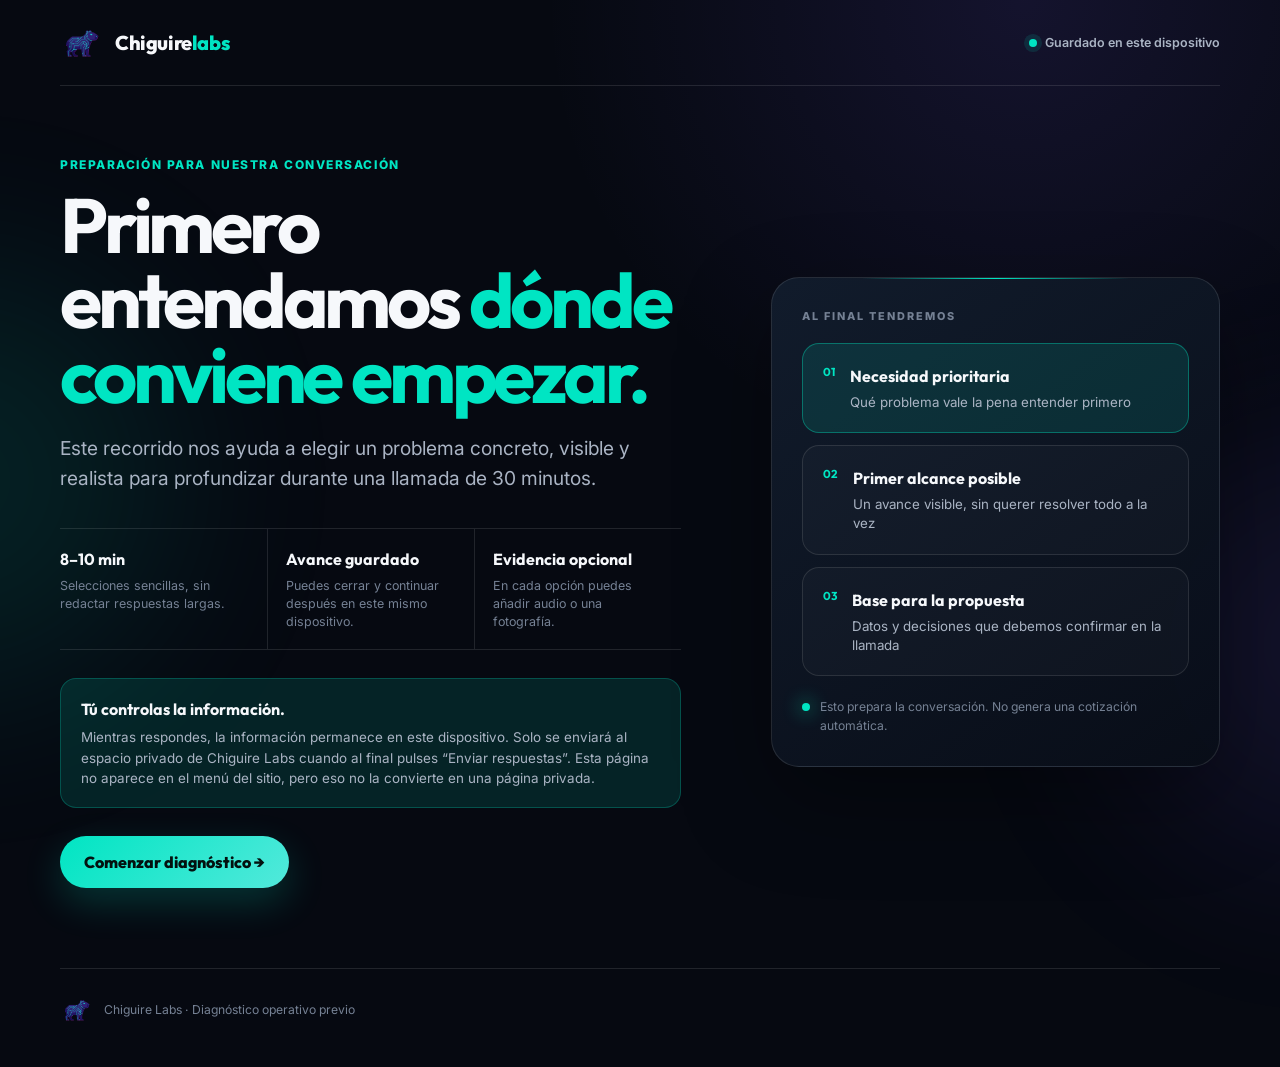
<file: diagnostico-operativo/index.html>
<!DOCTYPE html>
<html lang="es-MX">
<head>
  <meta charset="UTF-8">
  <meta name="viewport" content="width=device-width, initial-scale=1.0">
  <meta name="robots" content="noindex, nofollow, noarchive">
  <title>Diagnóstico operativo previo | Chiguire Labs</title>
  <meta name="description" content="Cuestionario previo para preparar una llamada de diagnóstico operativo con Chiguire Labs.">
  <link rel="icon" type="image/png" href="../images/favicon.png">
  <link rel="preconnect" href="https://fonts.googleapis.com">
  <link rel="preconnect" href="https://fonts.gstatic.com" crossorigin>
  <link href="https://fonts.googleapis.com/css2?family=Inter:wght@400;500;600;700&amp;family=Outfit:wght@500;600;700;800&amp;display=swap" rel="stylesheet">
  <link rel="stylesheet" href="styles.css">
</head>
<body>
  <div class="ambient ambient-one" aria-hidden="true"></div>
  <div class="ambient ambient-two" aria-hidden="true"></div>

  <header class="topbar">
    <a class="brand" href="../" aria-label="Chiguire Labs, inicio">
      <img src="../images/logo.png" alt="" width="44" height="44">
      <span>Chiguire<span>labs</span></span>
    </a>
    <div class="save-indicator" id="save-indicator" role="status" aria-live="polite">
      <span></span> Guardado en este dispositivo
    </div>
  </header>

  <main>
    <section class="intro" id="intro">
      <div class="intro-copy">
        <p class="eyebrow">Preparación para nuestra conversación</p>
        <h1>Primero entendamos <em>dónde conviene empezar.</em></h1>
        <p class="lead">Este recorrido nos ayuda a elegir un problema concreto, visible y realista para profundizar durante una llamada de 30 minutos.</p>

        <div class="intro-points">
          <div><strong>8–10 min</strong><span>Selecciones sencillas, sin redactar respuestas largas.</span></div>
          <div><strong>Avance guardado</strong><span>Puedes cerrar y continuar después en este mismo dispositivo.</span></div>
          <div><strong>Evidencia opcional</strong><span>En cada opción puedes añadir audio o una fotografía.</span></div>
        </div>

        <div class="privacy-note">
          <strong>Tú controlas la información.</strong>
          <p>Mientras respondes, la información permanece en este dispositivo. Solo se enviará al espacio privado de Chiguire Labs cuando al final pulses “Enviar respuestas”. Esta página no aparece en el menú del sitio, pero eso no la convierte en una página privada.</p>
        </div>

        <button class="primary-button" id="start-button" type="button">Comenzar diagnóstico <span aria-hidden="true">→</span></button>
        <button class="text-button" id="resume-button" type="button" hidden>Continuar donde me quedé</button>
      </div>

      <aside class="intro-visual" aria-label="Qué obtendremos">
        <div class="visual-label">AL FINAL TENDREMOS</div>
        <div class="signal-card active">
          <span>01</span>
          <div><strong>Necesidad prioritaria</strong><small>Qué problema vale la pena entender primero</small></div>
        </div>
        <div class="signal-card">
          <span>02</span>
          <div><strong>Primer alcance posible</strong><small>Un avance visible, sin querer resolver todo a la vez</small></div>
        </div>
        <div class="signal-card">
          <span>03</span>
          <div><strong>Base para la propuesta</strong><small>Datos y decisiones que debemos confirmar en la llamada</small></div>
        </div>
        <div class="visual-foot">
          <span class="pulse"></span>
          Esto prepara la conversación. No genera una cotización automática.
        </div>
      </aside>
    </section>

    <section class="questionnaire" id="questionnaire" hidden>
      <div class="progress-shell">
        <div class="progress-meta">
          <span id="section-label">Tu operación</span>
          <span><strong id="progress-current">1</strong> de <strong id="progress-total">19</strong></span>
        </div>
        <div class="progress-track" aria-hidden="true"><span id="progress-bar"></span></div>
      </div>

      <form id="diagnostic-form" novalidate>
        <article class="question-card" id="question-card" tabindex="-1">
          <div class="question-number" id="question-number">01</div>
          <p class="question-kicker" id="question-kicker">Tu operación</p>
          <h2 id="question-title"></h2>
          <p class="question-help" id="question-help"></p>
          <div class="options" id="options" role="group"></div>
          <p class="validation" id="validation" role="alert" hidden></p>
        </article>

        <div class="form-navigation">
          <button class="secondary-button" id="back-button" type="button">← Anterior</button>
          <button class="primary-button" id="next-button" type="button">Continuar <span aria-hidden="true">→</span></button>
        </div>
      </form>
    </section>

    <section class="result" id="result" hidden>
      <div class="result-heading">
        <p class="eyebrow">Diagnóstico previo completo</p>
        <h1>Ya tenemos una base para <em>conversar con enfoque.</em></h1>
        <p>Estas sugerencias se generan de forma transparente a partir de tus selecciones. Las confirmaremos juntos antes de preparar cualquier propuesta.</p>
      </div>

      <div class="export-panel">
        <div>
          <span class="result-label">Enviar diagnóstico</span>
          <h2>Comparte tus respuestas con Chiguire Labs.</h2>
          <p>Al pulsar el botón se enviará una copia de tus respuestas y evidencias a nuestro espacio privado. Hasta entonces, nada sale de este dispositivo.</p>
        </div>
        <div class="export-actions">
          <button class="primary-button" id="send-button" type="button">Enviar respuestas</button>
        </div>
        <p class="export-status" id="export-status" role="status" aria-live="polite"></p>
      </div>

      <div class="result-grid">
        <article class="result-card primary-result">
          <span class="result-label">Tema principal sugerido</span>
          <h2 id="result-primary"></h2>
          <p id="result-primary-reason"></p>
        </article>
        <article class="result-card">
          <span class="result-label">Tema de respaldo</span>
          <h3 id="result-secondary"></h3>
          <p id="result-secondary-reason"></p>
        </article>
        <article class="result-card">
          <span class="result-label">Primer alcance a explorar</span>
          <h3 id="result-scope"></h3>
          <p>Lo validaremos contra tus registros actuales y la forma real de trabajar.</p>
        </article>
        <article class="result-card">
          <span class="result-label">Señal de éxito elegida</span>
          <h3 id="result-success"></h3>
          <p>Será nuestra referencia para evitar una solución demasiado amplia.</p>
        </article>
      </div>

      <div class="score-panel">
        <div class="score-heading">
          <div>
            <span class="result-label">Lectura para la llamada</span>
            <h2>Impacto, facilidad y adopción</h2>
          </div>
          <span class="transparent-badge">Criterios visibles</span>
        </div>
        <div class="score-grid" id="score-grid"></div>
        <div class="missing-box">
          <strong>Información por confirmar antes de una propuesta</strong>
          <ul id="missing-list"></ul>
        </div>
      </div>

    </section>
  </main>

  <footer>
    <img src="../images/logo.png" alt="" width="34" height="34">
    <span>Chiguire Labs · Diagnóstico operativo previo</span>
  </footer>

  <template id="evidence-template">
    <div class="evidence" hidden>
      <p><strong>¿Quieres añadir contexto a esta opción?</strong> Es completamente opcional.</p>
      <div class="evidence-actions">
        <button class="evidence-button record-button" type="button">● Grabar audio</button>
        <label class="evidence-button photo-button">▣ Tomar o adjuntar foto<input type="file" accept="image/*" capture="environment"></label>
      </div>
      <div class="evidence-preview"></div>
      <p class="evidence-message" role="status" aria-live="polite"></p>
    </div>
  </template>

  <form name="diagnostico-operativo" method="POST" enctype="multipart/form-data" data-netlify="true" netlify-honeypot="bot-field" hidden aria-hidden="true">
    <input type="hidden" name="form-name" value="diagnostico-operativo">
    <input type="text" name="bot-field" tabindex="-1" autocomplete="off">
    <input type="text" name="title">
    <textarea name="body"></textarea>
    <input type="file" name="expediente">
  </form>

  <script src="app.js" defer></script>
</body>
</html>
</file>
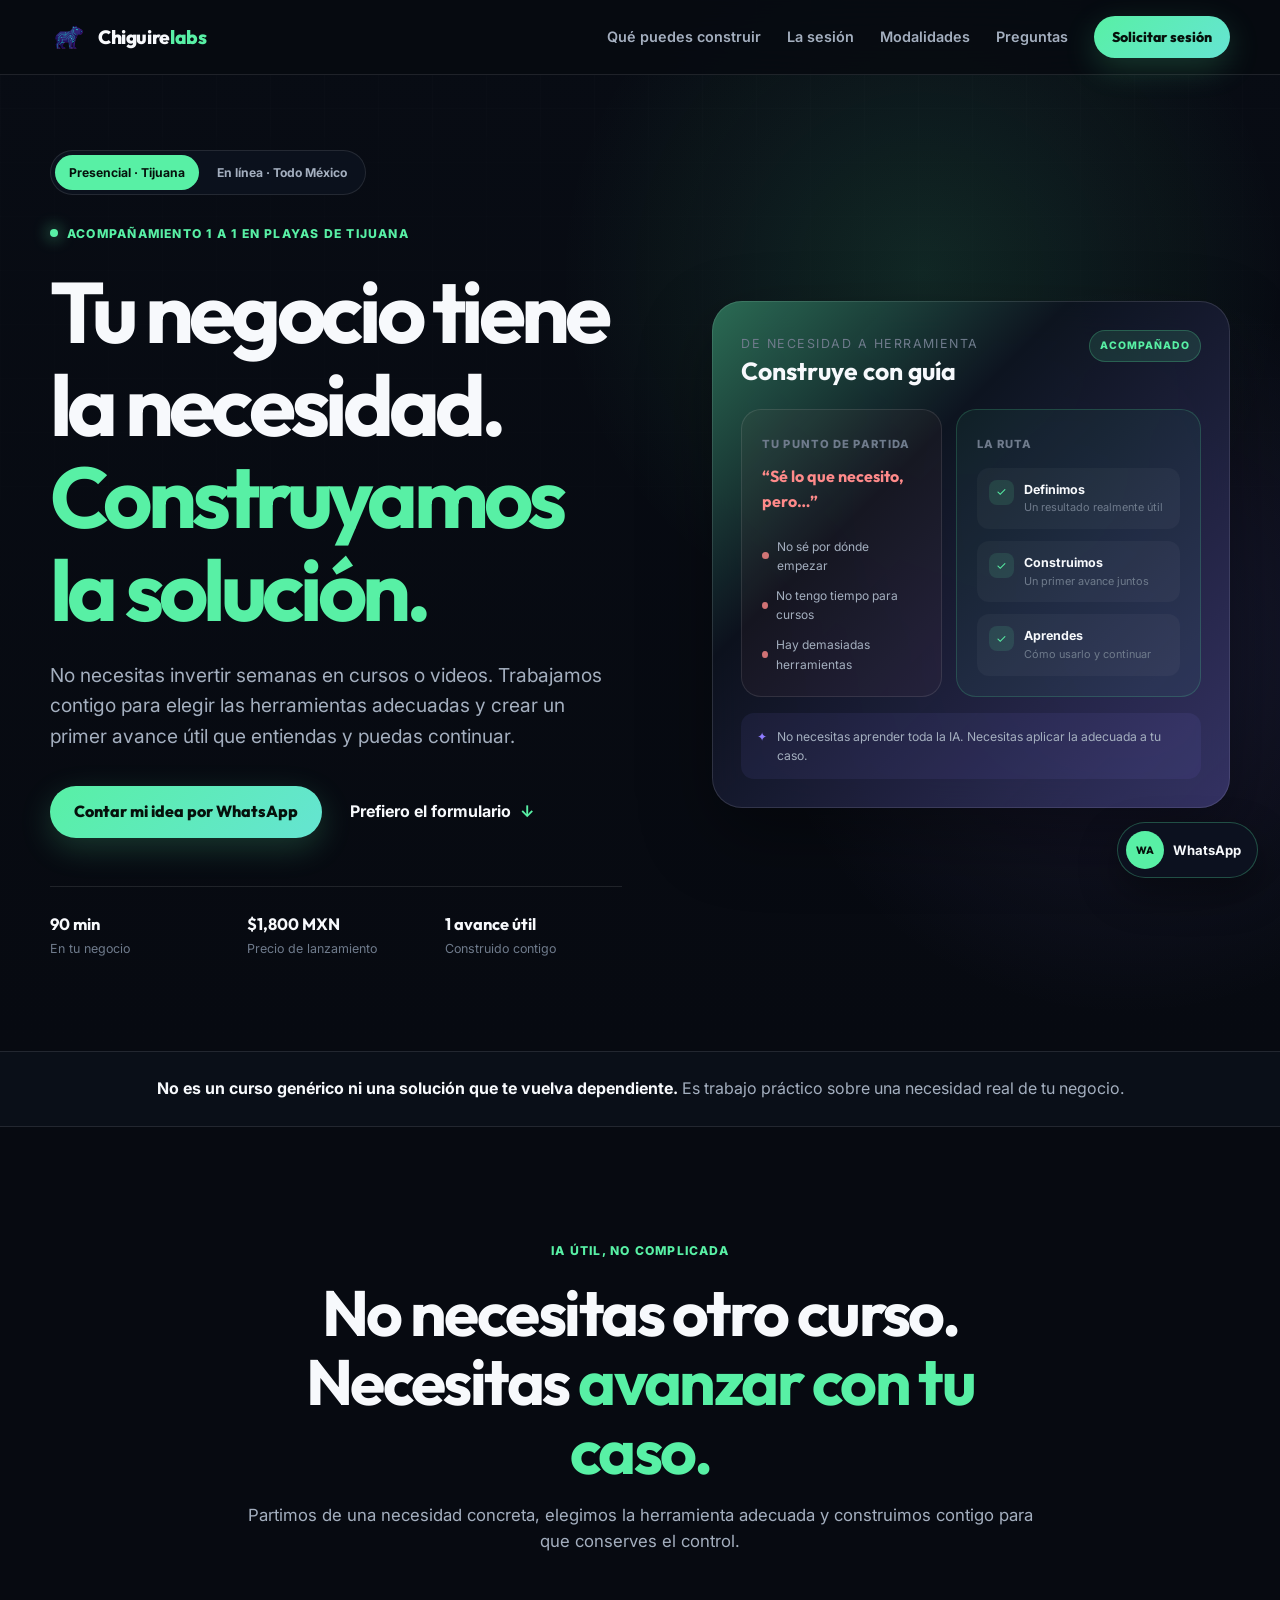
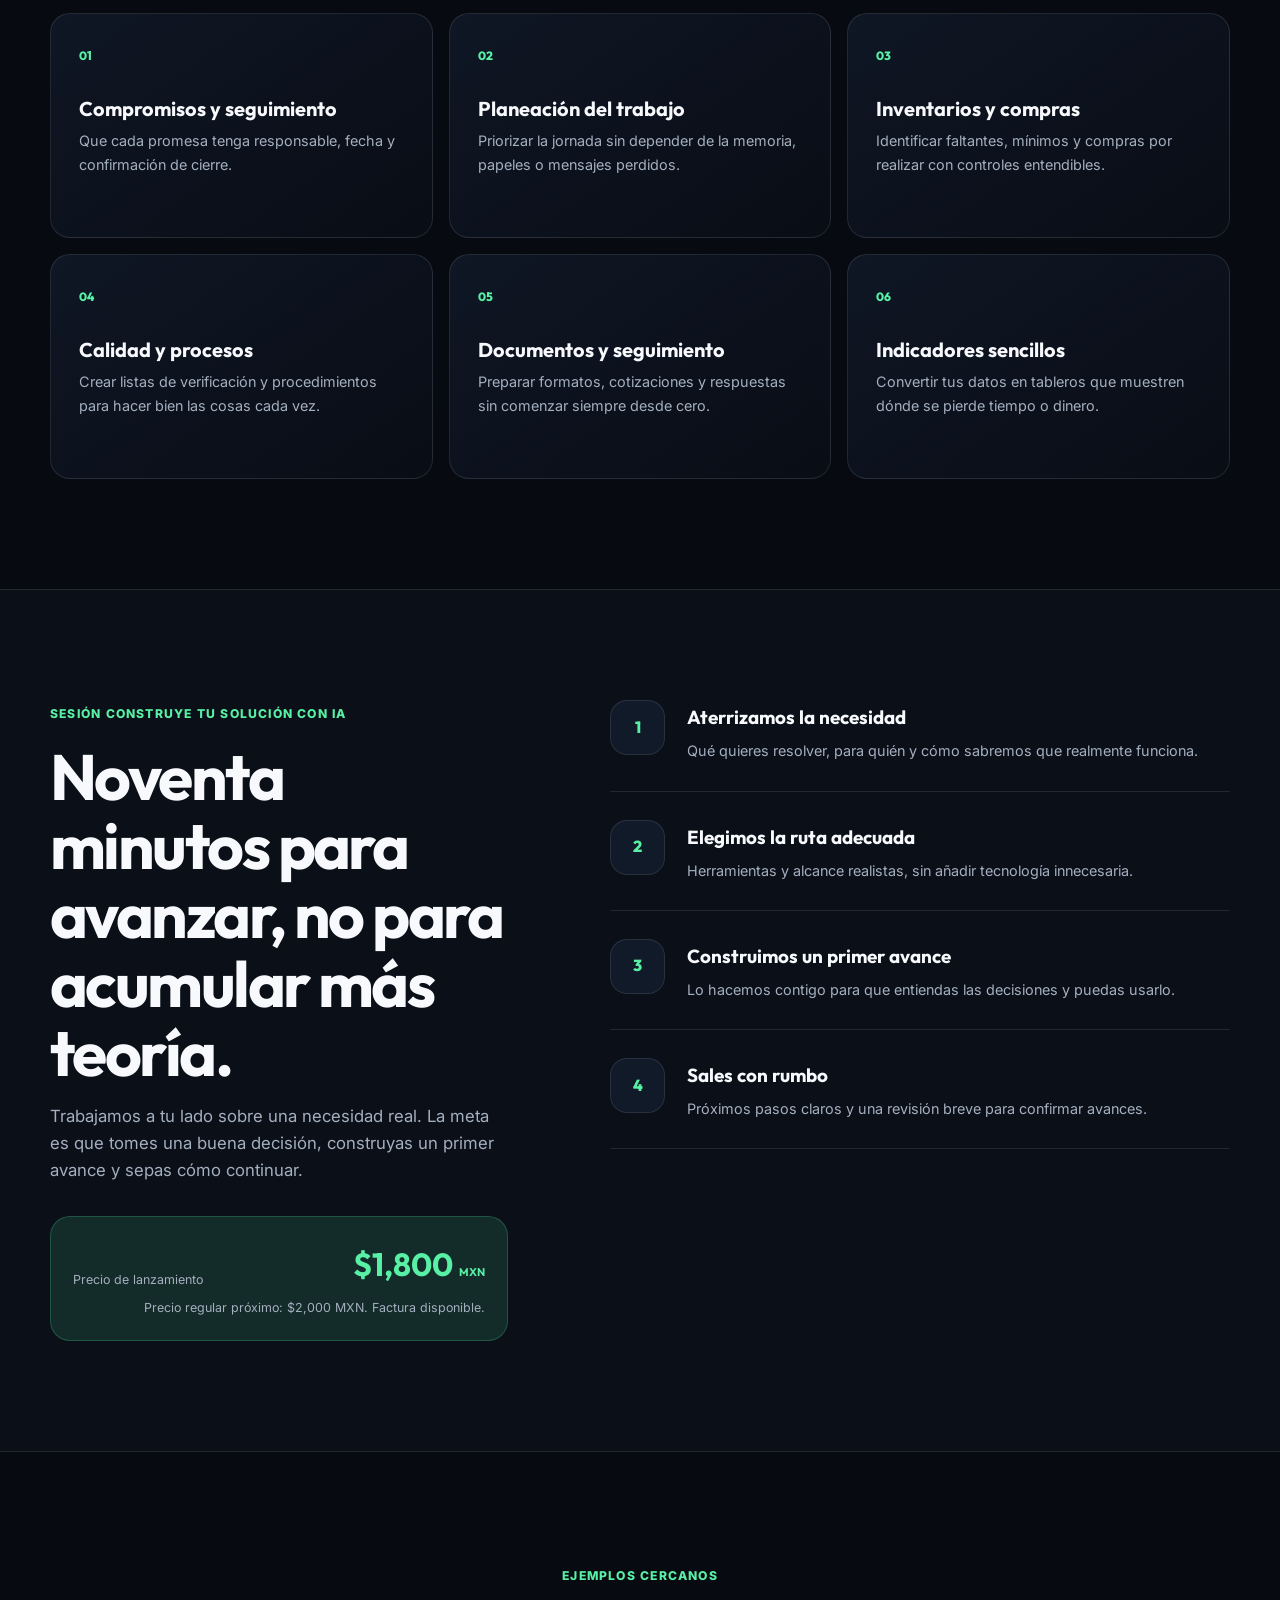
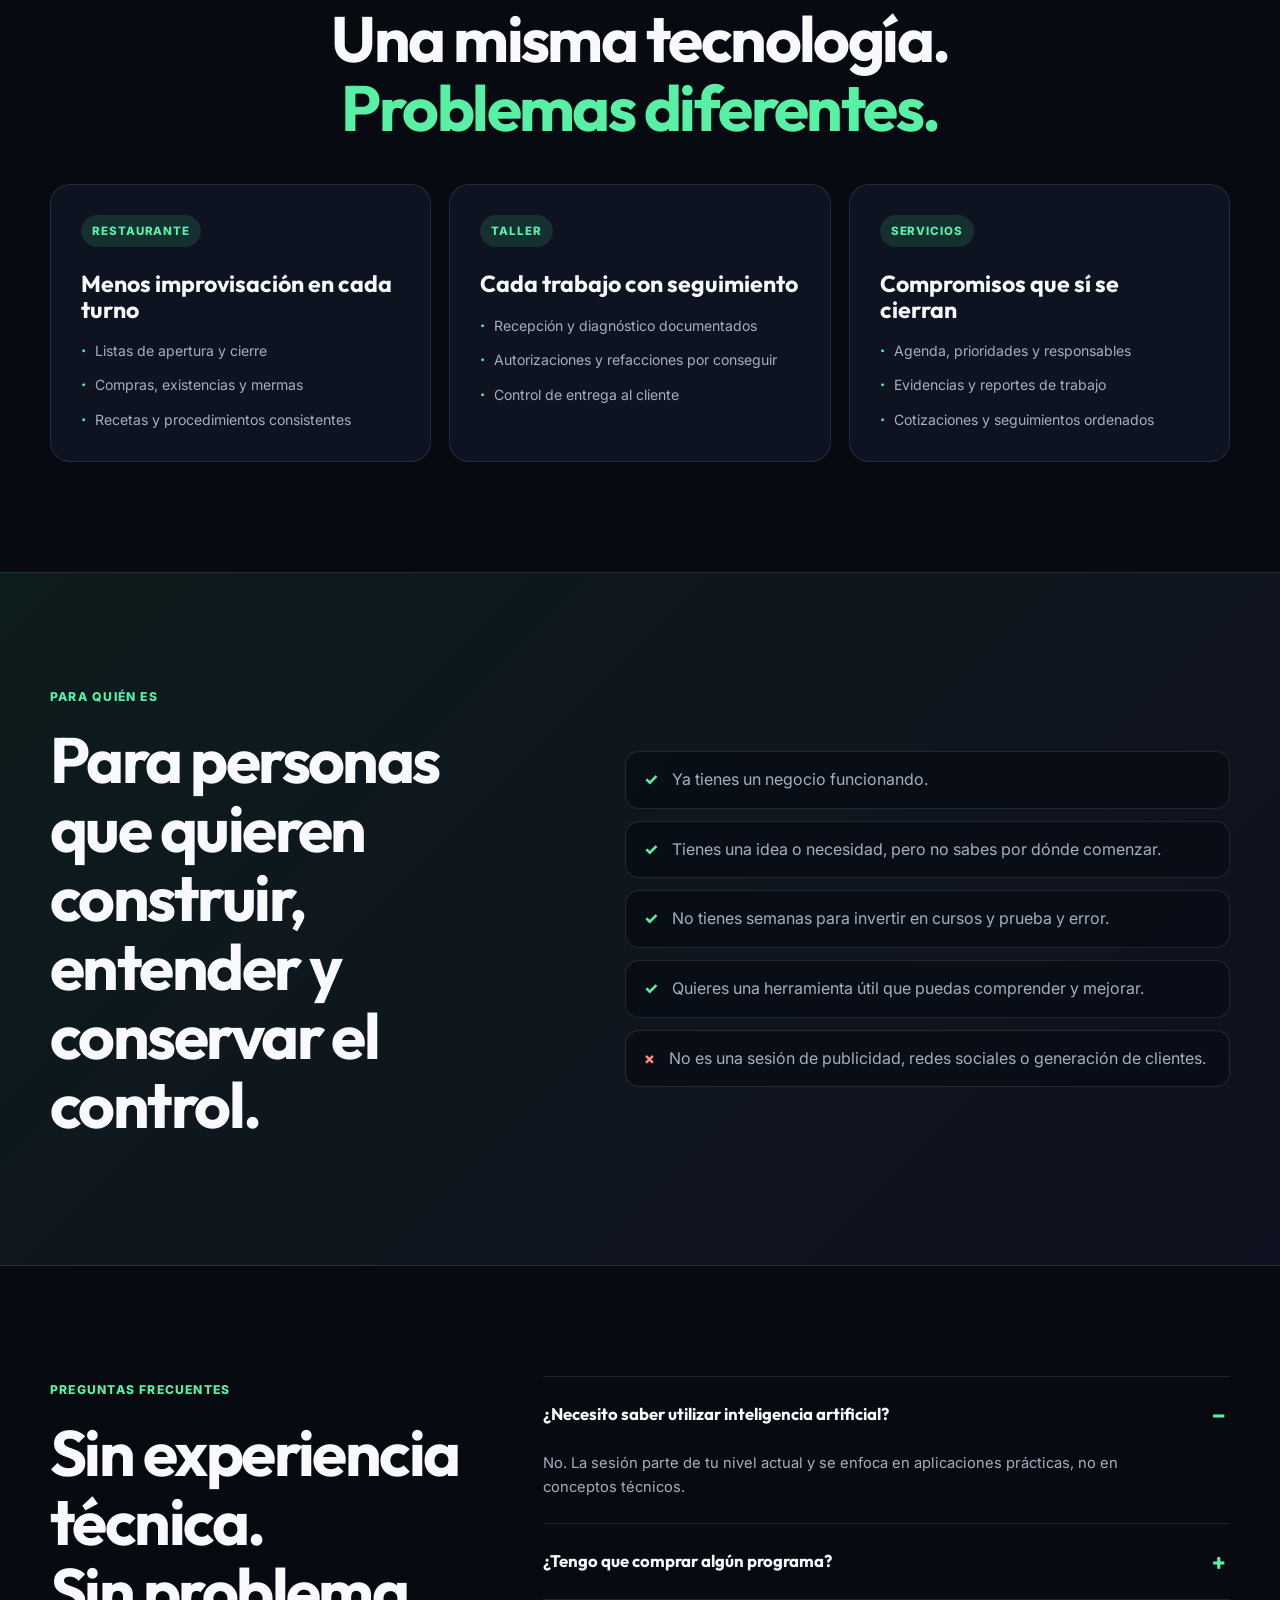
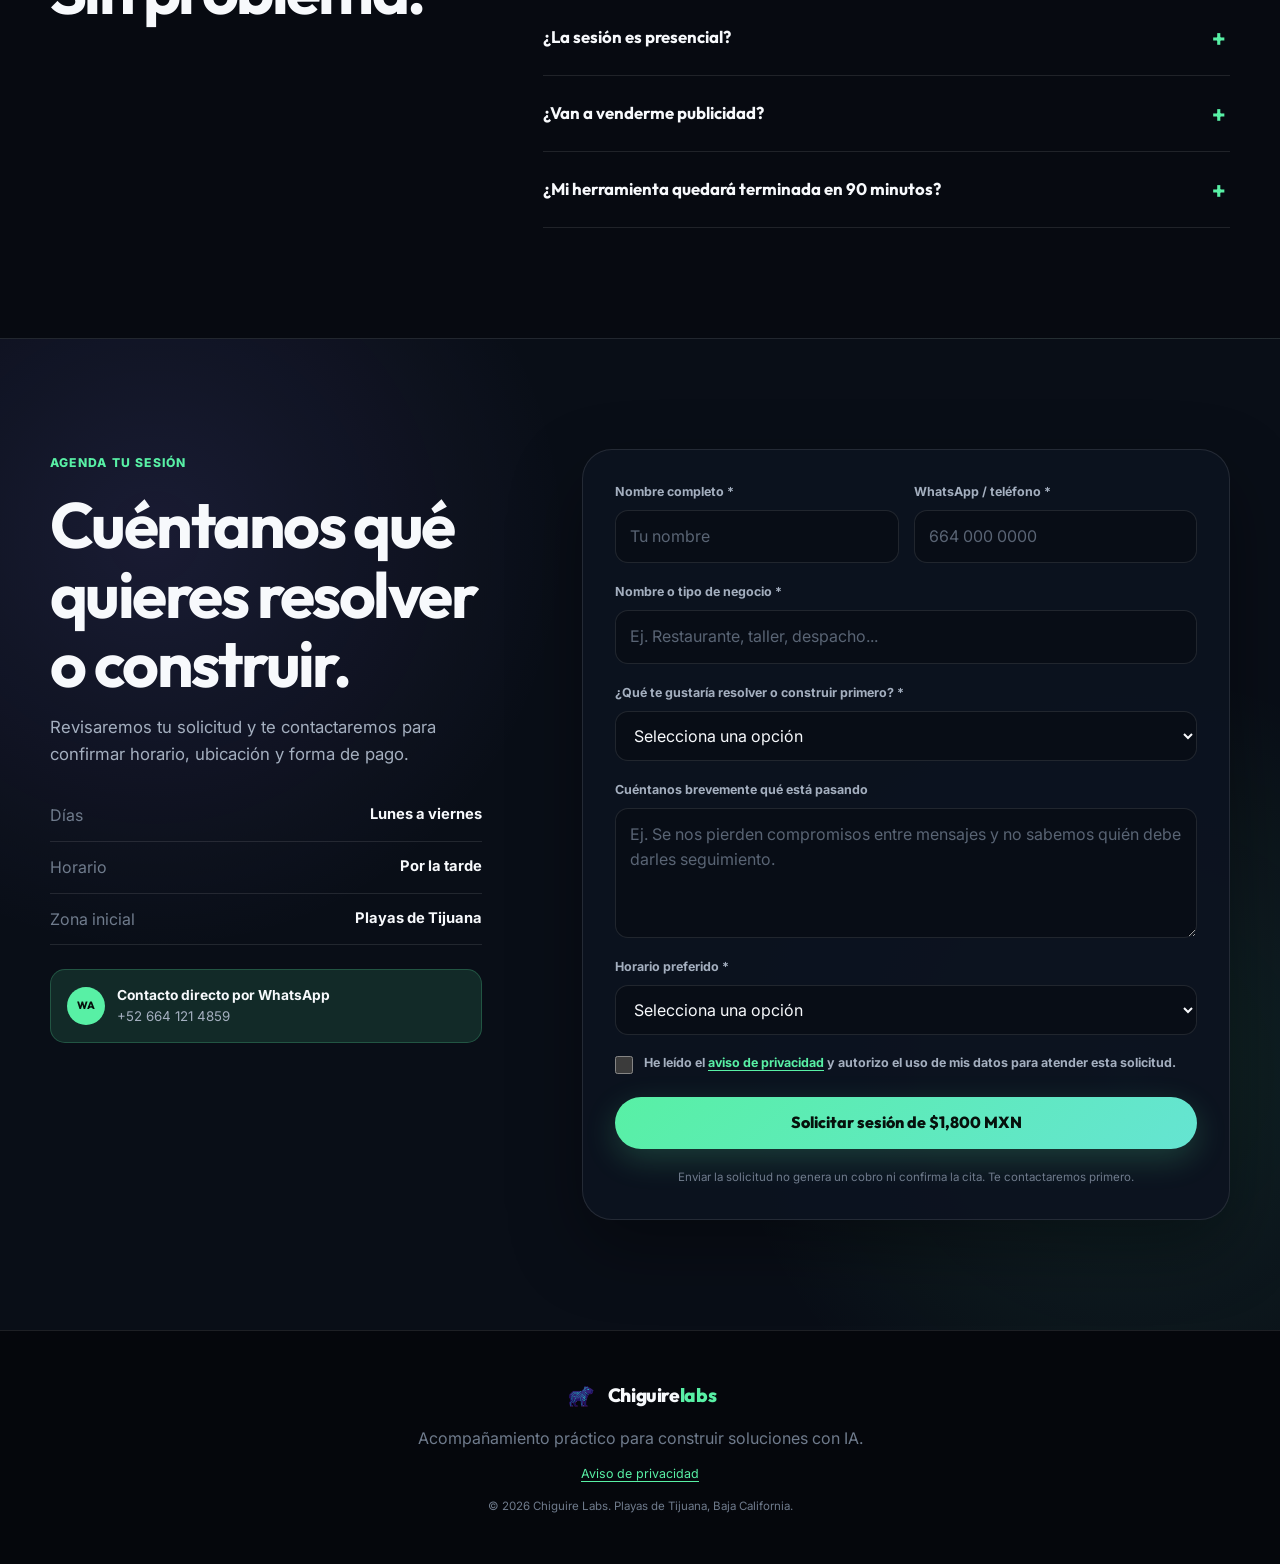
<file: negocios/index.html>
<!DOCTYPE html>
<html lang="es-MX">
<head>
  <meta charset="UTF-8">
  <meta name="viewport" content="width=device-width, initial-scale=1.0">
  <title>Construye soluciones con IA para tu negocio | Chiguire Labs</title>
  <meta name="description" content="Acompañamiento práctico en Playas de Tijuana para convertir una necesidad real de tu negocio en una solución con inteligencia artificial que puedas entender, usar y mejorar.">
  <link rel="canonical" href="https://chiguirelabs.com/negocios/">

  <meta property="og:title" content="Construye tu solución con IA | Chiguire Labs">
  <meta property="og:description" content="No necesitas otro curso. Trabajamos contigo para convertir una necesidad real de tu negocio en una primera solución útil.">
  <meta property="og:type" content="website">
  <meta property="og:locale" content="es_MX">
  <meta property="og:url" content="https://chiguirelabs.com/negocios/">
  <meta property="og:image" content="https://chiguirelabs.com/negocios/og-negocios.png">
  <meta property="og:image:width" content="1200">
  <meta property="og:image:height" content="630">
  <meta property="og:image:alt" content="Construye tu solución con IA junto a Chiguire Labs en Playas de Tijuana.">

  <link rel="icon" type="image/png" href="../images/favicon.png">
  <link rel="preconnect" href="https://fonts.googleapis.com">
  <link rel="preconnect" href="https://fonts.gstatic.com" crossorigin>
  <link href="https://fonts.googleapis.com/css2?family=Inter:wght@400;500;600;700&amp;family=Outfit:wght@500;600;700;800&amp;display=swap" rel="stylesheet">
  <link rel="stylesheet" href="styles.css">
</head>
<body>
  <nav class="nav" aria-label="Navegación principal">
    <div class="container nav-inner">
      <a class="brand" href="../" aria-label="Chiguire Labs, inicio">
        <img src="../images/logo.png" alt="" width="38" height="38">
        <span>Chiguire<span>labs</span></span>
      </a>

      <button class="nav-toggle" type="button" aria-expanded="false" aria-controls="nav-links">
        <span class="sr-only">Abrir menú</span>
        <span></span><span></span><span></span>
      </button>

      <div class="nav-links" id="nav-links">
        <a href="#en-orden">Qué puedes construir</a>
        <a href="#sesion">La sesión</a>
        <a href="#modalidades">Modalidades</a>
        <a href="#preguntas">Preguntas</a>
        <a class="button button-small" href="#agenda">Solicitar sesión</a>
      </div>
    </div>
  </nav>

  <main>
    <section class="hero">
      <div class="container hero-grid">
        <div class="hero-copy">
          <div class="mode-switch" id="modalidades" aria-label="Modalidad de la asesoría">
            <span aria-current="page">Presencial · Tijuana</span>
            <a href="en-linea/">En línea · Todo México</a>
          </div>
          <div class="eyebrow"><span></span> Acompañamiento 1 a 1 en Playas de Tijuana</div>
          <h1>Tu negocio tiene la necesidad.<br><em>Construyamos la solución.</em></h1>
          <p class="hero-lead">
            No necesitas invertir semanas en cursos o videos. Trabajamos contigo para elegir las
            herramientas adecuadas y crear un primer avance útil que entiendas y puedas continuar.
          </p>

          <div class="hero-actions">
            <a class="button" href="https://wa.me/526641214859?text=Hola%2C%20tengo%20una%20idea%20o%20necesidad%20en%20mi%20negocio%20y%20quiero%20saber%20si%20podemos%20construir%20una%20soluci%C3%B3n%20con%20IA." target="_blank" rel="noopener">Contar mi idea por WhatsApp</a>
            <a class="text-link" href="#agenda">Prefiero el formulario <span aria-hidden="true">↓</span></a>
          </div>

          <div class="hero-facts" aria-label="Datos de la sesión">
            <div><strong>90 min</strong><span>En tu negocio</span></div>
            <div><strong>$1,800 MXN</strong><span>Precio de lanzamiento</span></div>
            <div><strong>1 avance útil</strong><span>Construido contigo</span></div>
          </div>
        </div>

        <div class="control-panel" aria-label="Ejemplo de un negocio ordenado">
          <div class="panel-top">
            <div>
              <span class="panel-kicker">De necesidad a herramienta</span>
              <h2>Construye con guía</h2>
            </div>
            <span class="status">ACOMPAÑADO</span>
          </div>

          <div class="before-after">
            <div class="before">
              <span>Tu punto de partida</span>
              <p>“Sé lo que necesito, pero…”</p>
              <div class="loose-item"><i></i> No sé por dónde empezar</div>
              <div class="loose-item"><i></i> No tengo tiempo para cursos</div>
              <div class="loose-item"><i></i> Hay demasiadas herramientas</div>
            </div>
            <div class="after">
              <span>La ruta</span>
              <div class="ordered-item"><i>✓</i><b>Definimos</b><small>Un resultado realmente útil</small></div>
              <div class="ordered-item"><i>✓</i><b>Construimos</b><small>Un primer avance juntos</small></div>
              <div class="ordered-item"><i>✓</i><b>Aprendes</b><small>Cómo usarlo y continuar</small></div>
            </div>
          </div>

          <div class="panel-note">
            <span aria-hidden="true">✦</span>
            No necesitas aprender toda la IA. Necesitas aplicar la adecuada a tu caso.
          </div>
        </div>
      </div>
    </section>

    <section class="signal-strip" aria-label="Principio del servicio">
      <div class="container">
        <p><strong>No es un curso genérico ni una solución que te vuelva dependiente.</strong> Es trabajo práctico sobre una necesidad real de tu negocio.</p>
      </div>
    </section>

    <section class="section intro" id="en-orden">
      <div class="container">
        <div class="section-heading">
          <span class="section-tag">IA útil, no complicada</span>
          <h2>No necesitas otro curso.<br>Necesitas <em>avanzar con tu caso.</em></h2>
          <p>Partimos de una necesidad concreta, elegimos la herramienta adecuada y construimos contigo para que conserves el control.</p>
        </div>

        <div class="needs-grid">
          <article class="need-card">
            <span class="need-number">01</span>
            <h3>Compromisos y seguimiento</h3>
            <p>Que cada promesa tenga responsable, fecha y confirmación de cierre.</p>
          </article>
          <article class="need-card">
            <span class="need-number">02</span>
            <h3>Planeación del trabajo</h3>
            <p>Priorizar la jornada sin depender de la memoria, papeles o mensajes perdidos.</p>
          </article>
          <article class="need-card">
            <span class="need-number">03</span>
            <h3>Inventarios y compras</h3>
            <p>Identificar faltantes, mínimos y compras por realizar con controles entendibles.</p>
          </article>
          <article class="need-card">
            <span class="need-number">04</span>
            <h3>Calidad y procesos</h3>
            <p>Crear listas de verificación y procedimientos para hacer bien las cosas cada vez.</p>
          </article>
          <article class="need-card">
            <span class="need-number">05</span>
            <h3>Documentos y seguimiento</h3>
            <p>Preparar formatos, cotizaciones y respuestas sin comenzar siempre desde cero.</p>
          </article>
          <article class="need-card">
            <span class="need-number">06</span>
            <h3>Indicadores sencillos</h3>
            <p>Convertir tus datos en tableros que muestren dónde se pierde tiempo o dinero.</p>
          </article>
        </div>
      </div>
    </section>

    <section class="section session" id="sesion">
      <div class="container session-grid">
        <div class="session-copy">
          <span class="section-tag">Sesión Construye tu solución con IA</span>
          <h2>Noventa minutos para avanzar, no para acumular más teoría.</h2>
          <p>Trabajamos a tu lado sobre una necesidad real. La meta es que tomes una buena decisión, construyas un primer avance y sepas cómo continuar.</p>

          <div class="session-price">
            <div><span>Precio de lanzamiento</span><strong>$1,800 <small>MXN</small></strong></div>
            <p>Precio regular próximo: $2,000 MXN. Factura disponible.</p>
          </div>
        </div>

        <ol class="session-steps">
          <li>
            <span>1</span>
            <div><strong>Aterrizamos la necesidad</strong><p>Qué quieres resolver, para quién y cómo sabremos que realmente funciona.</p></div>
          </li>
          <li>
            <span>2</span>
            <div><strong>Elegimos la ruta adecuada</strong><p>Herramientas y alcance realistas, sin añadir tecnología innecesaria.</p></div>
          </li>
          <li>
            <span>3</span>
            <div><strong>Construimos un primer avance</strong><p>Lo hacemos contigo para que entiendas las decisiones y puedas usarlo.</p></div>
          </li>
          <li>
            <span>4</span>
            <div><strong>Sales con rumbo</strong><p>Próximos pasos claros y una revisión breve para confirmar avances.</p></div>
          </li>
        </ol>
      </div>
    </section>

    <section class="section examples">
      <div class="container">
        <div class="section-heading compact">
          <span class="section-tag">Ejemplos cercanos</span>
          <h2>Una misma tecnología.<br><em>Problemas diferentes.</em></h2>
        </div>

        <div class="examples-grid">
          <article>
            <div class="example-label">Restaurante</div>
            <h3>Menos improvisación en cada turno</h3>
            <ul>
              <li>Listas de apertura y cierre</li>
              <li>Compras, existencias y mermas</li>
              <li>Recetas y procedimientos consistentes</li>
            </ul>
          </article>
          <article>
            <div class="example-label">Taller</div>
            <h3>Cada trabajo con seguimiento</h3>
            <ul>
              <li>Recepción y diagnóstico documentados</li>
              <li>Autorizaciones y refacciones por conseguir</li>
              <li>Control de entrega al cliente</li>
            </ul>
          </article>
          <article>
            <div class="example-label">Servicios</div>
            <h3>Compromisos que sí se cierran</h3>
            <ul>
              <li>Agenda, prioridades y responsables</li>
              <li>Evidencias y reportes de trabajo</li>
              <li>Cotizaciones y seguimientos ordenados</li>
            </ul>
          </article>
        </div>
      </div>
    </section>

    <section class="section fit">
      <div class="container fit-grid">
        <div>
          <span class="section-tag">Para quién es</span>
          <h2>Para personas que quieren construir, entender y conservar el control.</h2>
        </div>
        <div class="fit-list">
          <p><span>✓</span> Ya tienes un negocio funcionando.</p>
          <p><span>✓</span> Tienes una idea o necesidad, pero no sabes por dónde comenzar.</p>
          <p><span>✓</span> No tienes semanas para invertir en cursos y prueba y error.</p>
          <p><span>✓</span> Quieres una herramienta útil que puedas comprender y mejorar.</p>
          <p class="not-fit"><span>×</span> No es una sesión de publicidad, redes sociales o generación de clientes.</p>
        </div>
      </div>
    </section>

    <section class="section faq" id="preguntas">
      <div class="container faq-grid">
        <div>
          <span class="section-tag">Preguntas frecuentes</span>
          <h2>Sin experiencia técnica.<br>Sin problema.</h2>
        </div>
        <div class="faq-list">
          <details open>
            <summary>¿Necesito saber utilizar inteligencia artificial?</summary>
            <p>No. La sesión parte de tu nivel actual y se enfoca en aplicaciones prácticas, no en conceptos técnicos.</p>
          </details>
          <details>
            <summary>¿Tengo que comprar algún programa?</summary>
            <p>No necesariamente. Primero revisamos las herramientas que ya tienes y evitamos agregar costos o complejidad sin una razón clara.</p>
          </details>
          <details>
            <summary>¿La sesión es presencial?</summary>
            <p>Sí. La etapa inicial está disponible en Playas de Tijuana, de lunes a viernes por la tarde, con cita previa.</p>
          </details>
          <details>
            <summary>¿Van a venderme publicidad?</summary>
            <p>No. Chiguire Labs trabaja sobre la organización interna, el seguimiento, los procesos y el control operativo de tu negocio.</p>
          </details>
          <details>
            <summary>¿Mi herramienta quedará terminada en 90 minutos?</summary>
            <p>Depende de su complejidad. La sesión garantiza claridad, una ruta tecnológica y un primer avance útil. Si requiere más trabajo, puedes continuar por tu cuenta o solicitar acompañamiento adicional con alcance y precio definidos.</p>
          </details>
        </div>
      </div>
    </section>

    <section class="section agenda" id="agenda">
      <div class="container agenda-grid">
        <div class="agenda-copy">
          <span class="section-tag">Agenda tu sesión</span>
          <h2>Cuéntanos qué quieres resolver o construir.</h2>
          <p>Revisaremos tu solicitud y te contactaremos para confirmar horario, ubicación y forma de pago.</p>

          <div class="availability">
            <div><span>Días</span><strong>Lunes a viernes</strong></div>
            <div><span>Horario</span><strong>Por la tarde</strong></div>
            <div><span>Zona inicial</span><strong>Playas de Tijuana</strong></div>
          </div>

          <a class="agenda-whatsapp" href="https://wa.me/526641214859?text=Hola%2C%20tengo%20una%20idea%20o%20necesidad%20en%20mi%20negocio%20y%20quiero%20saber%20si%20podemos%20construir%20una%20soluci%C3%B3n%20con%20IA." target="_blank" rel="noopener">
            <span aria-hidden="true">WA</span>
            <span><strong>Contacto directo por WhatsApp</strong><small>+52 664 121 4859</small></span>
          </a>
        </div>

        <div class="form-shell">
          <form id="business-form">
            <input type="hidden" name="access_key" value="7f0a7605-dabf-45db-bd2b-888918e735d1">
            <input type="hidden" name="subject" value="Solicitud: Construye tu solución con IA - Chiguire Labs">
            <input type="hidden" name="from_name" value="Chiguire Labs - IA práctica para negocios">
            <input type="checkbox" name="botcheck" class="botcheck" tabindex="-1" autocomplete="off">

            <div class="field-row">
              <label>
                <span>Nombre completo *</span>
                <input name="fullname" type="text" autocomplete="name" maxlength="100" required placeholder="Tu nombre">
              </label>
              <label>
                <span>WhatsApp / teléfono *</span>
                <input name="phone" type="tel" autocomplete="tel" maxlength="30" required placeholder="664 000 0000">
              </label>
            </div>

            <label>
              <span>Nombre o tipo de negocio *</span>
              <input name="business" type="text" maxlength="120" required placeholder="Ej. Restaurante, taller, despacho...">
            </label>

            <label>
              <span>¿Qué te gustaría resolver o construir primero? *</span>
              <select name="priority" required>
                <option value="" selected disabled>Selecciona una opción</option>
                <option>Compromisos y seguimiento</option>
                <option>Planeación del trabajo</option>
                <option>Inventarios y compras</option>
                <option>Calidad y procedimientos</option>
                <option>Documentos y administración</option>
                <option>Indicadores y dashboards</option>
                <option>No estoy seguro; necesito orientación</option>
              </select>
            </label>

            <label>
              <span>Cuéntanos brevemente qué está pasando</span>
              <textarea name="challenge" rows="4" maxlength="1500" placeholder="Ej. Se nos pierden compromisos entre mensajes y no sabemos quién debe darles seguimiento."></textarea>
            </label>

            <label>
              <span>Horario preferido *</span>
              <select name="preferred_time" required>
                <option value="" selected disabled>Selecciona una opción</option>
                <option>Entre 3:00 y 5:00 pm</option>
                <option>Entre 5:00 y 7:00 pm</option>
                <option>Cualquiera de los dos</option>
              </select>
            </label>

            <label class="privacy-consent">
              <input type="checkbox" name="privacy_consent" value="Sí" required>
              <span>He leído el <a href="../privacidad/" target="_blank" rel="noopener">aviso de privacidad</a> y autorizo el uso de mis datos para atender esta solicitud.</span>
            </label>

            <button class="button submit-button" type="submit">
              <span class="button-label">Solicitar sesión de $1,800 MXN</span>
              <span class="button-loading" hidden>Enviando…</span>
            </button>
            <p class="form-note">Enviar la solicitud no genera un cobro ni confirma la cita. Te contactaremos primero.</p>
          </form>

          <div class="form-success" id="form-success" hidden tabindex="-1">
            <span aria-hidden="true">✓</span>
            <h3>Solicitud recibida</h3>
            <p>Gracias. Revisaremos la información y te contactaremos para confirmar los detalles de la sesión.</p>
          </div>
        </div>
      </div>
    </section>
  </main>

  <footer>
    <div class="container footer-inner">
      <a class="brand" href="../">
        <img src="../images/logo.png" alt="" width="34" height="34">
        <span>Chiguire<span>labs</span></span>
      </a>
      <p>Acompañamiento práctico para construir soluciones con IA.</p>
      <a class="footer-privacy-link" href="../privacidad/">Aviso de privacidad</a>
      <small>© <span id="year">2026</span> Chiguire Labs. Playas de Tijuana, Baja California.</small>
    </div>
  </footer>

  <a class="whatsapp-float" href="https://wa.me/526641214859?text=Hola%2C%20tengo%20una%20idea%20o%20necesidad%20en%20mi%20negocio%20y%20quiero%20saber%20si%20podemos%20construir%20una%20soluci%C3%B3n%20con%20IA." target="_blank" rel="noopener" aria-label="Contactar a Chiguire Labs por WhatsApp">
    <span aria-hidden="true">WA</span>
    <strong>WhatsApp</strong>
  </a>

  <script src="app.js"></script>
</body>
</html>
</file>
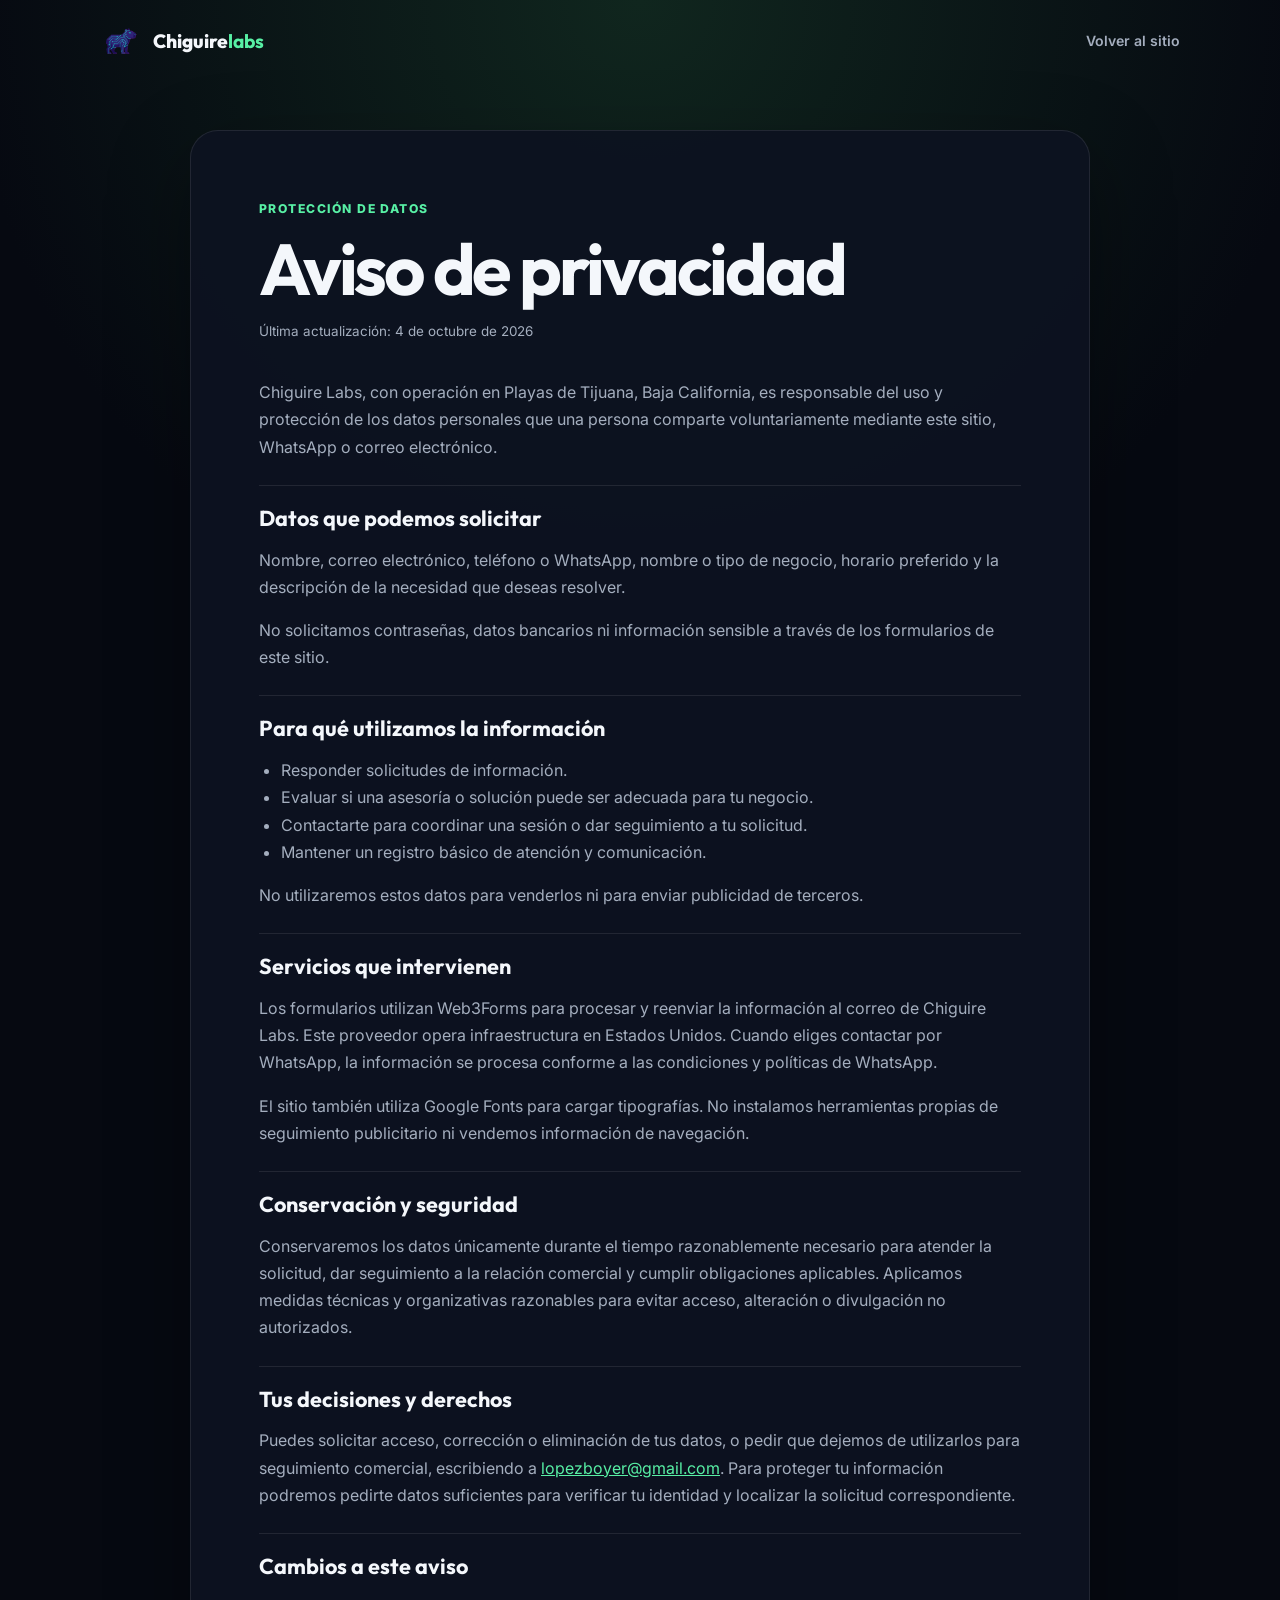
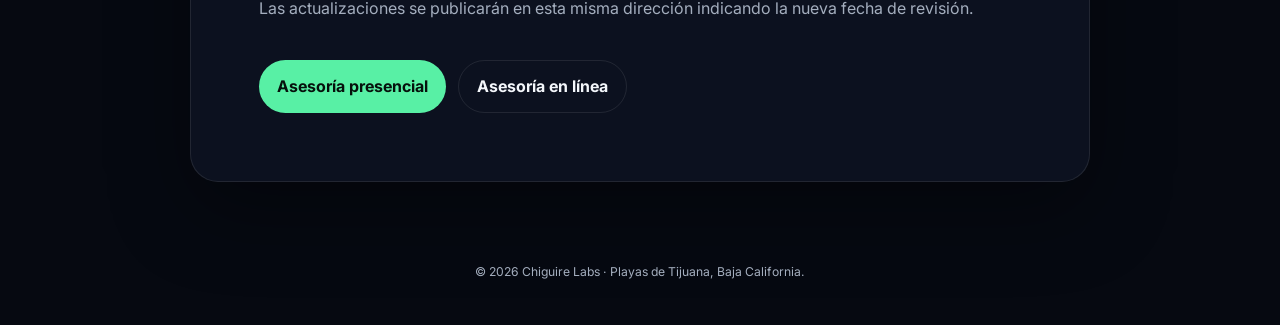
<file: privacidad/index.html>
<!DOCTYPE html>
<html lang="es-MX">
<head>
  <meta charset="UTF-8">
  <meta name="viewport" content="width=device-width, initial-scale=1.0">
  <meta name="description" content="Aviso de privacidad de Chiguire Labs para solicitudes de información y asesoría.">
  <meta name="robots" content="index,follow">
  <link rel="canonical" href="https://chiguirelabs.com/privacidad/">
  <link rel="icon" type="image/png" href="../images/favicon.png">
  <link rel="preconnect" href="https://fonts.googleapis.com">
  <link rel="preconnect" href="https://fonts.gstatic.com" crossorigin>
  <link href="https://fonts.googleapis.com/css2?family=Inter:wght@400;500;600;700&amp;family=Outfit:wght@600;700;800&amp;display=swap" rel="stylesheet">
  <link rel="stylesheet" href="styles.css">
  <title>Aviso de privacidad | Chiguire Labs</title>
</head>
<body>
  <header class="site-header">
    <a class="brand" href="../" aria-label="Volver a Chiguire Labs">
      <img src="../images/logo.png" alt="" width="42" height="42">
      <span>Chiguire<strong>labs</strong></span>
    </a>
    <a class="back-link" href="../">Volver al sitio</a>
  </header>

  <main>
    <article class="privacy-card">
      <p class="eyebrow">Protección de datos</p>
      <h1>Aviso de privacidad</h1>
      <p class="updated">Última actualización: 4 de octubre de 2026</p>

      <p>
        Chiguire Labs, con operación en Playas de Tijuana, Baja California, es responsable del uso y protección de los datos personales que una persona comparte voluntariamente mediante este sitio, WhatsApp o correo electrónico.
      </p>

      <section>
        <h2>Datos que podemos solicitar</h2>
        <p>Nombre, correo electrónico, teléfono o WhatsApp, nombre o tipo de negocio, horario preferido y la descripción de la necesidad que deseas resolver.</p>
        <p>No solicitamos contraseñas, datos bancarios ni información sensible a través de los formularios de este sitio.</p>
      </section>

      <section>
        <h2>Para qué utilizamos la información</h2>
        <ul>
          <li>Responder solicitudes de información.</li>
          <li>Evaluar si una asesoría o solución puede ser adecuada para tu negocio.</li>
          <li>Contactarte para coordinar una sesión o dar seguimiento a tu solicitud.</li>
          <li>Mantener un registro básico de atención y comunicación.</li>
        </ul>
        <p>No utilizaremos estos datos para venderlos ni para enviar publicidad de terceros.</p>
      </section>

      <section>
        <h2>Servicios que intervienen</h2>
        <p>
          Los formularios utilizan Web3Forms para procesar y reenviar la información al correo de Chiguire Labs. Este proveedor opera infraestructura en Estados Unidos. Cuando eliges contactar por WhatsApp, la información se procesa conforme a las condiciones y políticas de WhatsApp.
        </p>
        <p>El sitio también utiliza Google Fonts para cargar tipografías. No instalamos herramientas propias de seguimiento publicitario ni vendemos información de navegación.</p>
      </section>

      <section>
        <h2>Conservación y seguridad</h2>
        <p>
          Conservaremos los datos únicamente durante el tiempo razonablemente necesario para atender la solicitud, dar seguimiento a la relación comercial y cumplir obligaciones aplicables. Aplicamos medidas técnicas y organizativas razonables para evitar acceso, alteración o divulgación no autorizados.
        </p>
      </section>

      <section>
        <h2>Tus decisiones y derechos</h2>
        <p>
          Puedes solicitar acceso, corrección o eliminación de tus datos, o pedir que dejemos de utilizarlos para seguimiento comercial, escribiendo a
          <a href="mailto:lopezboyer@gmail.com">lopezboyer@gmail.com</a>. Para proteger tu información podremos pedirte datos suficientes para verificar tu identidad y localizar la solicitud correspondiente.
        </p>
      </section>

      <section>
        <h2>Cambios a este aviso</h2>
        <p>Las actualizaciones se publicarán en esta misma dirección indicando la nueva fecha de revisión.</p>
      </section>

      <div class="actions">
        <a class="primary" href="../negocios/">Asesoría presencial</a>
        <a class="secondary" href="../negocios/en-linea/">Asesoría en línea</a>
      </div>
    </article>
  </main>

  <footer>© 2026 Chiguire Labs · Playas de Tijuana, Baja California.</footer>
</body>
</html>
</file>
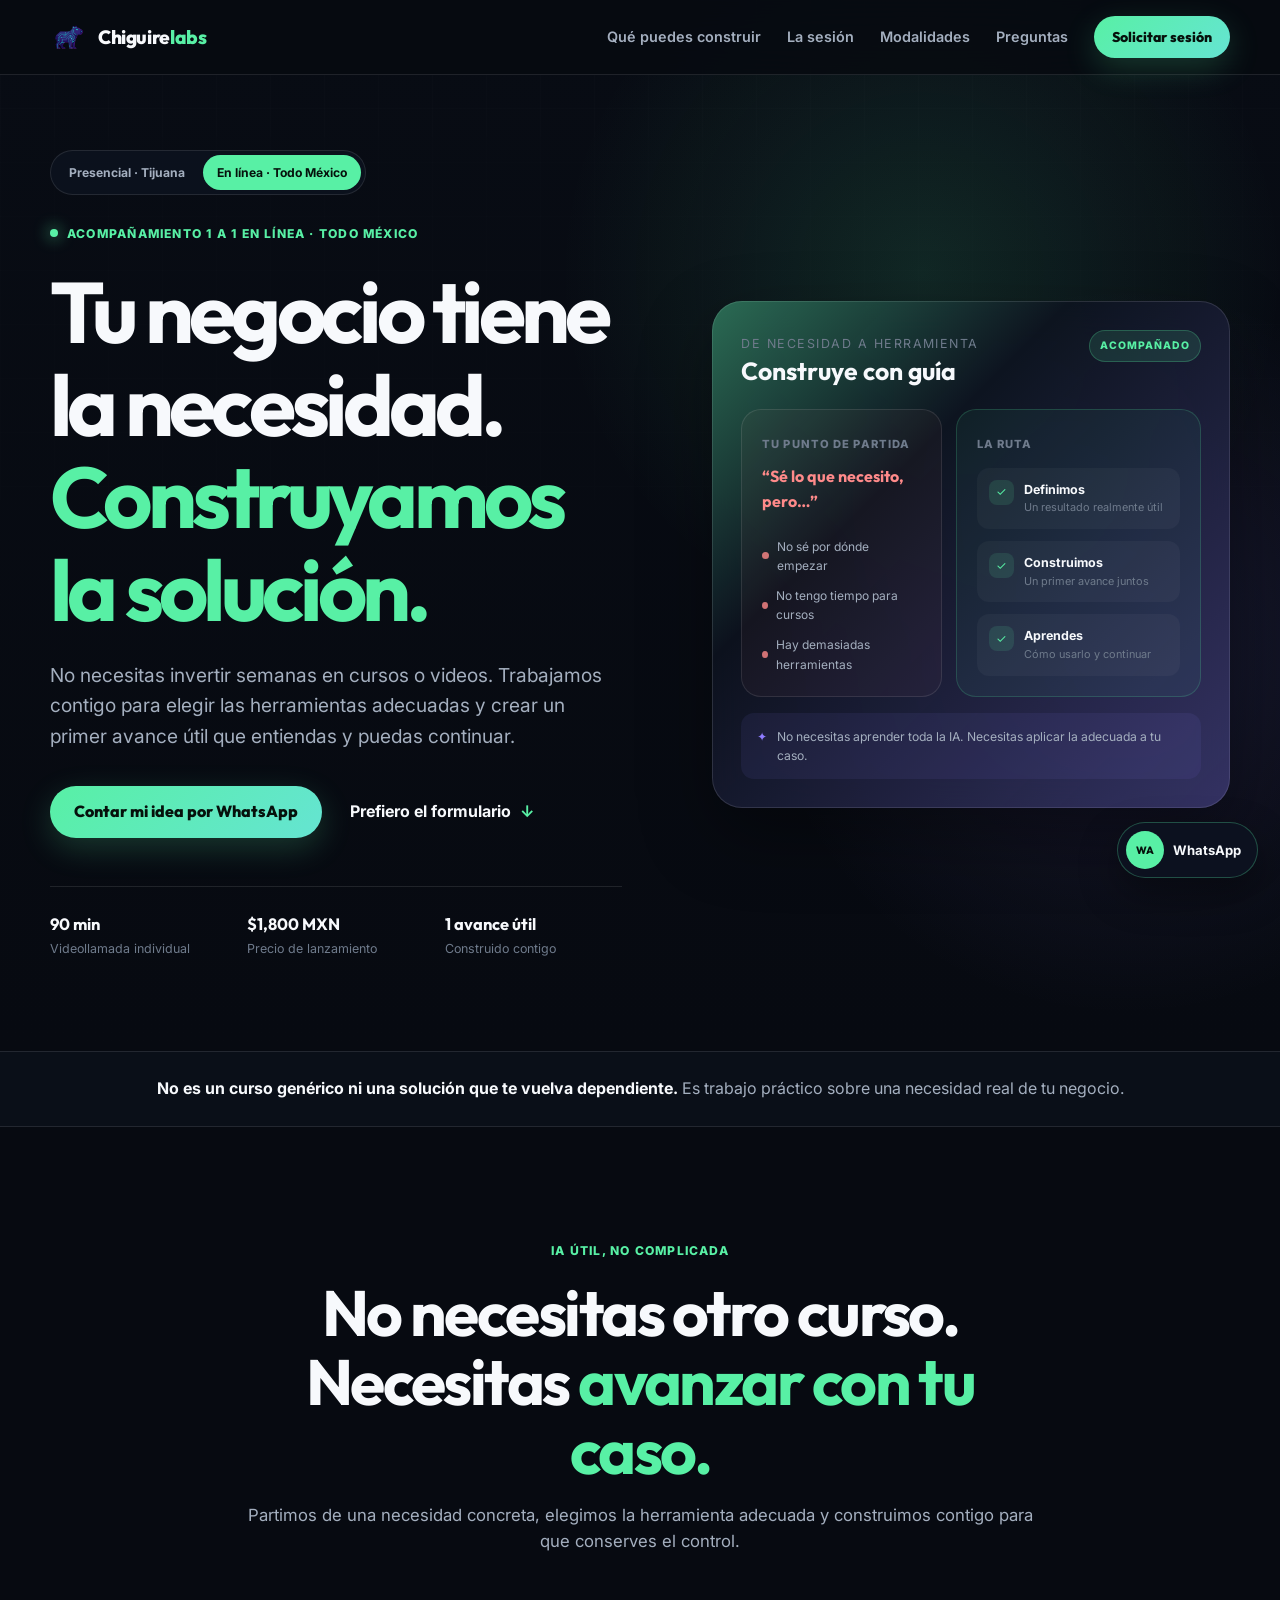
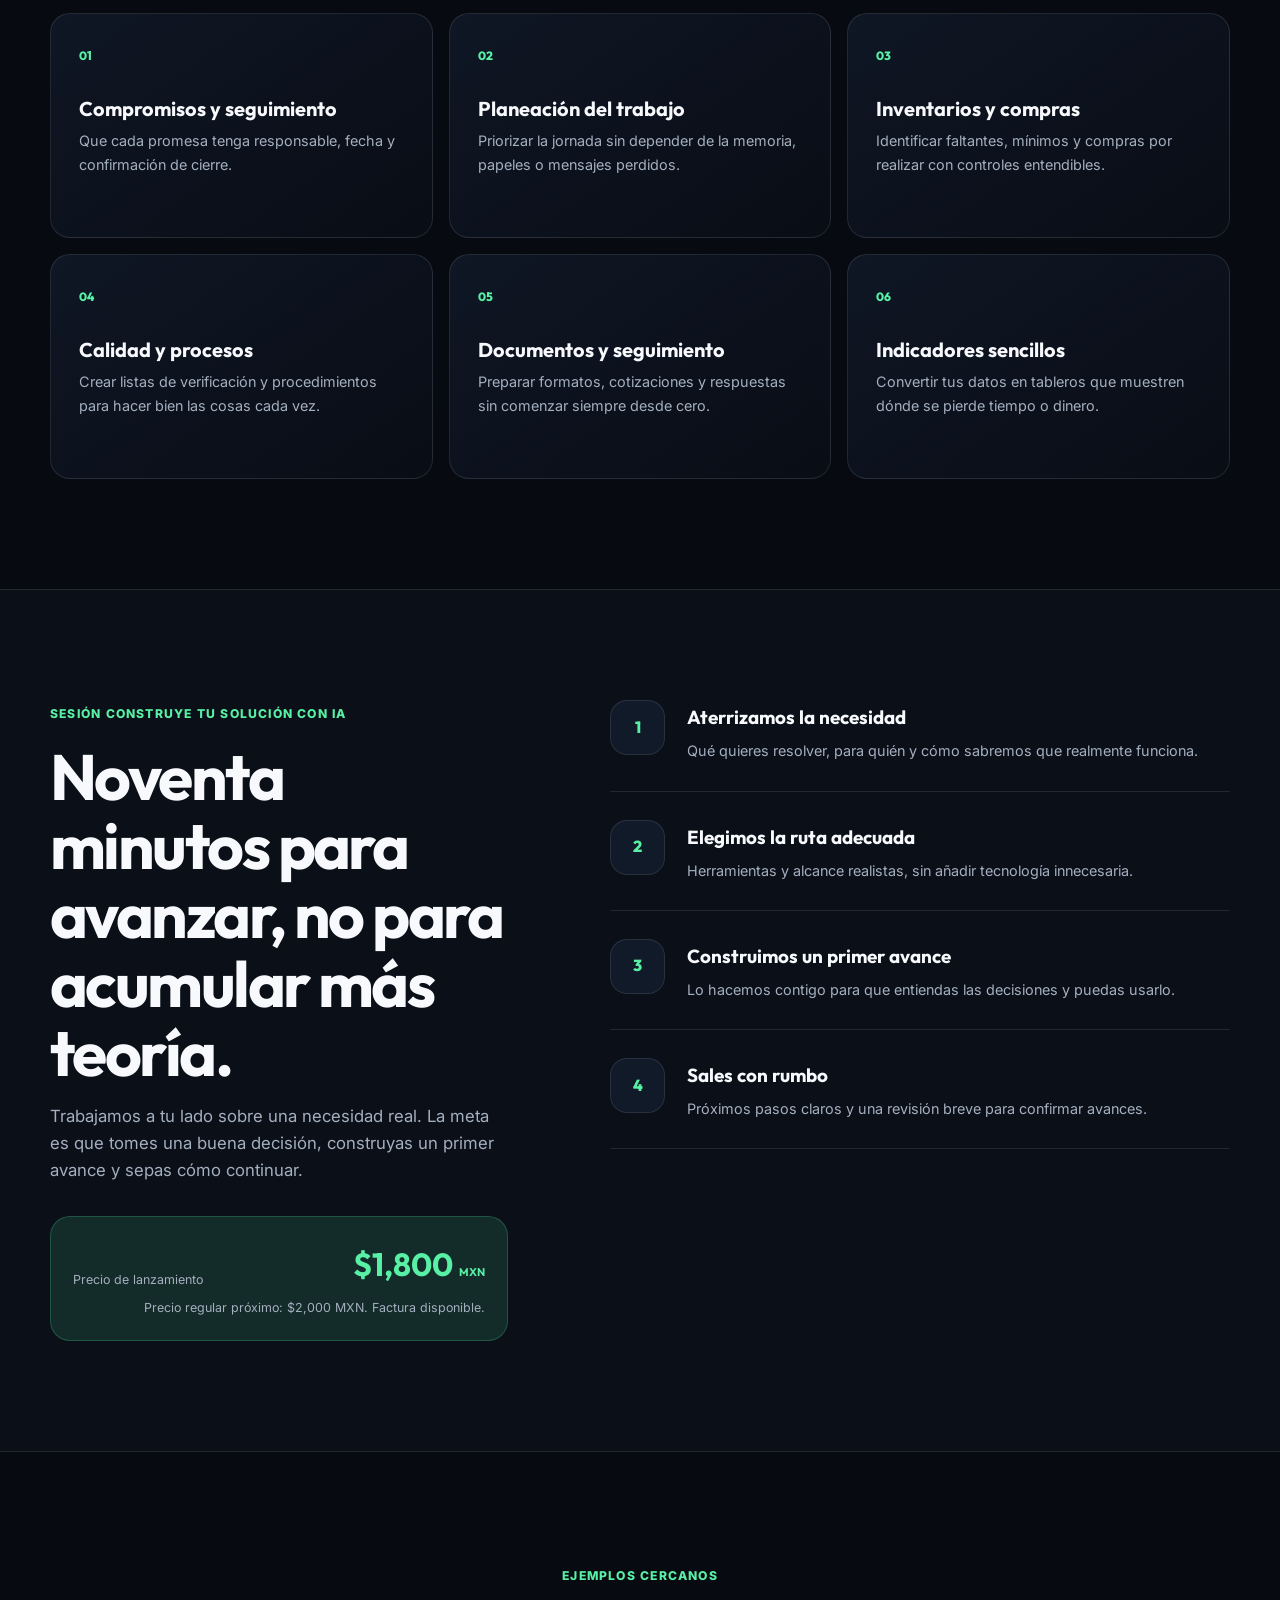
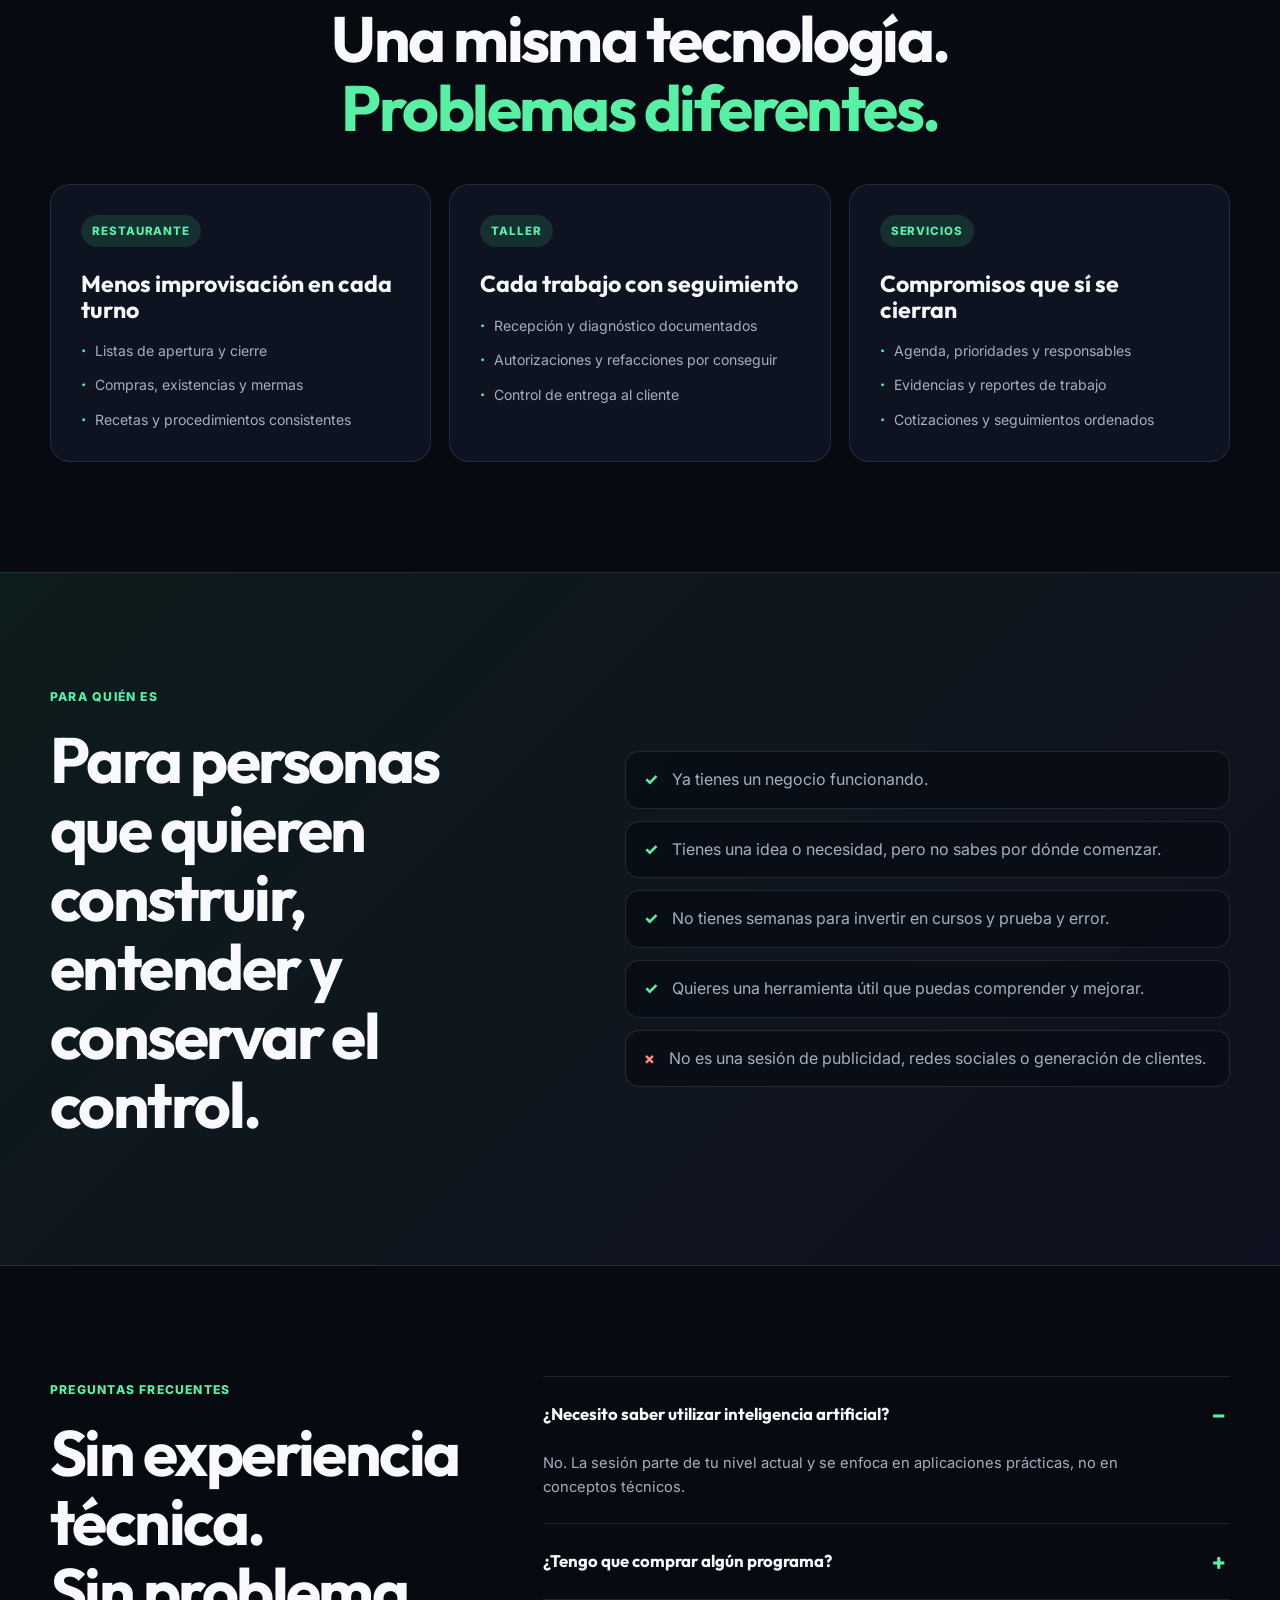
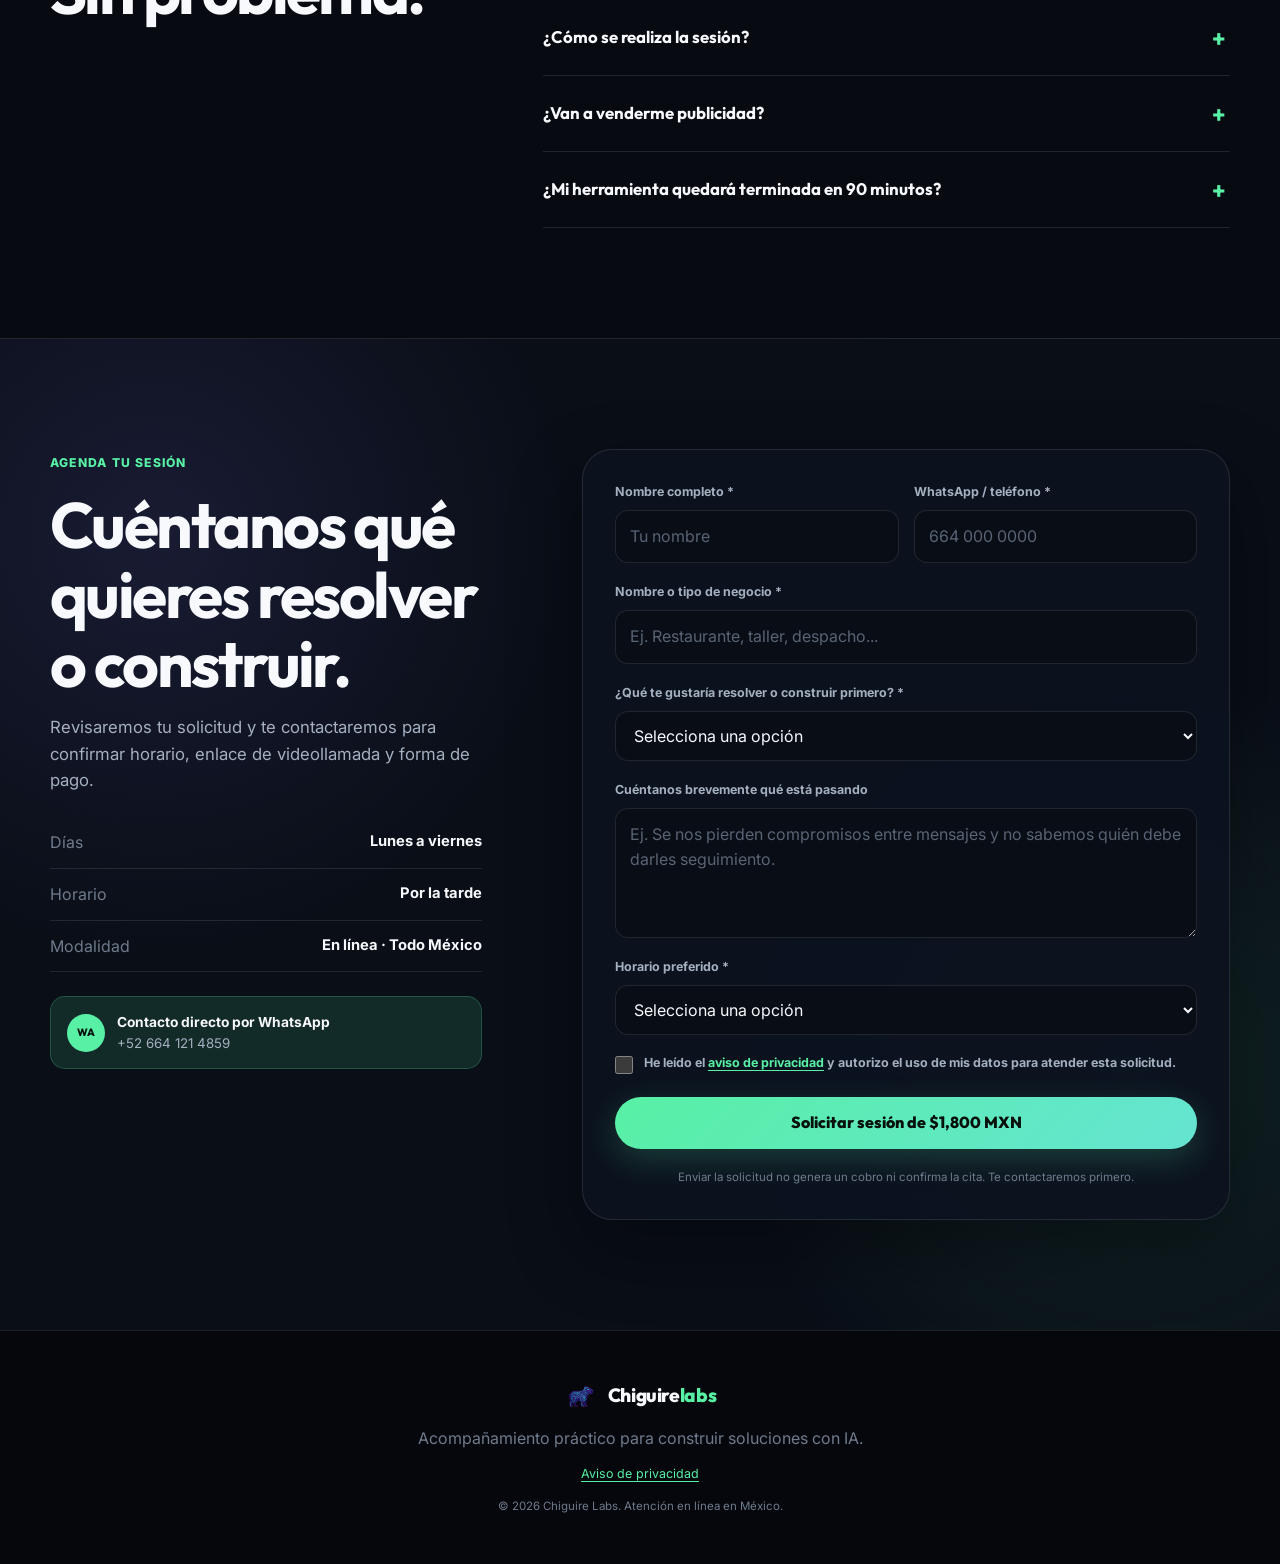
<file: negocios/en-linea/index.html>
<!DOCTYPE html>
<html lang="es-MX">
<head>
  <meta charset="UTF-8">
  <meta name="viewport" content="width=device-width, initial-scale=1.0">
  <title>Asesoría en línea para construir soluciones con IA | Chiguire Labs</title>
  <meta name="description" content="Sesión individual en línea para convertir una idea o necesidad de tu negocio en una primera solución útil con inteligencia artificial. Disponible en todo México.">
  <link rel="canonical" href="https://chiguirelabs.com/negocios/en-linea/">

  <meta property="og:title" content="Construye tu solución con IA | Chiguire Labs">
  <meta property="og:description" content="No necesitas otro curso. Trabajamos contigo para convertir una necesidad real de tu negocio en una primera solución útil.">
  <meta property="og:type" content="website">
  <meta property="og:locale" content="es_MX">
  <meta property="og:url" content="https://chiguirelabs.com/negocios/en-linea/">
  <meta property="og:image" content="https://chiguirelabs.com/negocios/en-linea/og-en-linea.jpg">
  <meta property="og:image:width" content="1200">
  <meta property="og:image:height" content="1500">
  <meta property="og:image:alt" content="Construye tu solución con IA en una sesión individual en línea con Chiguire Labs.">

  <link rel="icon" type="image/png" href="../../images/favicon.png">
  <link rel="preconnect" href="https://fonts.googleapis.com">
  <link rel="preconnect" href="https://fonts.gstatic.com" crossorigin>
  <link href="https://fonts.googleapis.com/css2?family=Inter:wght@400;500;600;700&amp;family=Outfit:wght@500;600;700;800&amp;display=swap" rel="stylesheet">
  <link rel="stylesheet" href="styles.css">
</head>
<body>
  <nav class="nav" aria-label="Navegación principal">
    <div class="container nav-inner">
      <a class="brand" href="../../" aria-label="Chiguire Labs, inicio">
        <img src="../../images/logo.png" alt="" width="38" height="38">
        <span>Chiguire<span>labs</span></span>
      </a>

      <button class="nav-toggle" type="button" aria-expanded="false" aria-controls="nav-links">
        <span class="sr-only">Abrir menú</span>
        <span></span><span></span><span></span>
      </button>

      <div class="nav-links" id="nav-links">
        <a href="#en-orden">Qué puedes construir</a>
        <a href="#sesion">La sesión</a>
        <a href="#modalidades">Modalidades</a>
        <a href="#preguntas">Preguntas</a>
        <a class="button button-small" href="#agenda">Solicitar sesión</a>
      </div>
    </div>
  </nav>

  <main>
    <section class="hero">
      <div class="container hero-grid">
        <div class="hero-copy">
          <div class="mode-switch" id="modalidades" aria-label="Modalidad de la asesoría">
            <a href="../">Presencial · Tijuana</a>
            <span aria-current="page">En línea · Todo México</span>
          </div>
          <div class="eyebrow"><span></span> Acompañamiento 1 a 1 en línea · Todo México</div>
          <h1>Tu negocio tiene la necesidad.<br><em>Construyamos la solución.</em></h1>
          <p class="hero-lead">
            No necesitas invertir semanas en cursos o videos. Trabajamos contigo para elegir las
            herramientas adecuadas y crear un primer avance útil que entiendas y puedas continuar.
          </p>

          <div class="hero-actions">
            <a class="button" href="https://wa.me/526641214859?text=Hola.%20Tengo%20una%20idea%20para%20aplicar%20IA.%20Lo%20que%20quiero%20resolver%20es%3A%20" target="_blank" rel="noopener">Contar mi idea por WhatsApp</a>
            <a class="text-link" href="#agenda">Prefiero el formulario <span aria-hidden="true">↓</span></a>
          </div>

          <div class="hero-facts" aria-label="Datos de la sesión">
            <div><strong>90 min</strong><span>Videollamada individual</span></div>
            <div><strong>$1,800 MXN</strong><span>Precio de lanzamiento</span></div>
            <div><strong>1 avance útil</strong><span>Construido contigo</span></div>
          </div>
        </div>

        <div class="control-panel" aria-label="Ejemplo de un negocio ordenado">
          <div class="panel-top">
            <div>
              <span class="panel-kicker">De necesidad a herramienta</span>
              <h2>Construye con guía</h2>
            </div>
            <span class="status">ACOMPAÑADO</span>
          </div>

          <div class="before-after">
            <div class="before">
              <span>Tu punto de partida</span>
              <p>“Sé lo que necesito, pero…”</p>
              <div class="loose-item"><i></i> No sé por dónde empezar</div>
              <div class="loose-item"><i></i> No tengo tiempo para cursos</div>
              <div class="loose-item"><i></i> Hay demasiadas herramientas</div>
            </div>
            <div class="after">
              <span>La ruta</span>
              <div class="ordered-item"><i>✓</i><b>Definimos</b><small>Un resultado realmente útil</small></div>
              <div class="ordered-item"><i>✓</i><b>Construimos</b><small>Un primer avance juntos</small></div>
              <div class="ordered-item"><i>✓</i><b>Aprendes</b><small>Cómo usarlo y continuar</small></div>
            </div>
          </div>

          <div class="panel-note">
            <span aria-hidden="true">✦</span>
            No necesitas aprender toda la IA. Necesitas aplicar la adecuada a tu caso.
          </div>
        </div>
      </div>
    </section>

    <section class="signal-strip" aria-label="Principio del servicio">
      <div class="container">
        <p><strong>No es un curso genérico ni una solución que te vuelva dependiente.</strong> Es trabajo práctico sobre una necesidad real de tu negocio.</p>
      </div>
    </section>

    <section class="section intro" id="en-orden">
      <div class="container">
        <div class="section-heading">
          <span class="section-tag">IA útil, no complicada</span>
          <h2>No necesitas otro curso.<br>Necesitas <em>avanzar con tu caso.</em></h2>
          <p>Partimos de una necesidad concreta, elegimos la herramienta adecuada y construimos contigo para que conserves el control.</p>
        </div>

        <div class="needs-grid">
          <article class="need-card">
            <span class="need-number">01</span>
            <h3>Compromisos y seguimiento</h3>
            <p>Que cada promesa tenga responsable, fecha y confirmación de cierre.</p>
          </article>
          <article class="need-card">
            <span class="need-number">02</span>
            <h3>Planeación del trabajo</h3>
            <p>Priorizar la jornada sin depender de la memoria, papeles o mensajes perdidos.</p>
          </article>
          <article class="need-card">
            <span class="need-number">03</span>
            <h3>Inventarios y compras</h3>
            <p>Identificar faltantes, mínimos y compras por realizar con controles entendibles.</p>
          </article>
          <article class="need-card">
            <span class="need-number">04</span>
            <h3>Calidad y procesos</h3>
            <p>Crear listas de verificación y procedimientos para hacer bien las cosas cada vez.</p>
          </article>
          <article class="need-card">
            <span class="need-number">05</span>
            <h3>Documentos y seguimiento</h3>
            <p>Preparar formatos, cotizaciones y respuestas sin comenzar siempre desde cero.</p>
          </article>
          <article class="need-card">
            <span class="need-number">06</span>
            <h3>Indicadores sencillos</h3>
            <p>Convertir tus datos en tableros que muestren dónde se pierde tiempo o dinero.</p>
          </article>
        </div>
      </div>
    </section>

    <section class="section session" id="sesion">
      <div class="container session-grid">
        <div class="session-copy">
          <span class="section-tag">Sesión Construye tu solución con IA</span>
          <h2>Noventa minutos para avanzar, no para acumular más teoría.</h2>
          <p>Trabajamos a tu lado sobre una necesidad real. La meta es que tomes una buena decisión, construyas un primer avance y sepas cómo continuar.</p>

          <div class="session-price">
            <div><span>Precio de lanzamiento</span><strong>$1,800 <small>MXN</small></strong></div>
            <p>Precio regular próximo: $2,000 MXN. Factura disponible.</p>
          </div>
        </div>

        <ol class="session-steps">
          <li>
            <span>1</span>
            <div><strong>Aterrizamos la necesidad</strong><p>Qué quieres resolver, para quién y cómo sabremos que realmente funciona.</p></div>
          </li>
          <li>
            <span>2</span>
            <div><strong>Elegimos la ruta adecuada</strong><p>Herramientas y alcance realistas, sin añadir tecnología innecesaria.</p></div>
          </li>
          <li>
            <span>3</span>
            <div><strong>Construimos un primer avance</strong><p>Lo hacemos contigo para que entiendas las decisiones y puedas usarlo.</p></div>
          </li>
          <li>
            <span>4</span>
            <div><strong>Sales con rumbo</strong><p>Próximos pasos claros y una revisión breve para confirmar avances.</p></div>
          </li>
        </ol>
      </div>
    </section>

    <section class="section examples">
      <div class="container">
        <div class="section-heading compact">
          <span class="section-tag">Ejemplos cercanos</span>
          <h2>Una misma tecnología.<br><em>Problemas diferentes.</em></h2>
        </div>

        <div class="examples-grid">
          <article>
            <div class="example-label">Restaurante</div>
            <h3>Menos improvisación en cada turno</h3>
            <ul>
              <li>Listas de apertura y cierre</li>
              <li>Compras, existencias y mermas</li>
              <li>Recetas y procedimientos consistentes</li>
            </ul>
          </article>
          <article>
            <div class="example-label">Taller</div>
            <h3>Cada trabajo con seguimiento</h3>
            <ul>
              <li>Recepción y diagnóstico documentados</li>
              <li>Autorizaciones y refacciones por conseguir</li>
              <li>Control de entrega al cliente</li>
            </ul>
          </article>
          <article>
            <div class="example-label">Servicios</div>
            <h3>Compromisos que sí se cierran</h3>
            <ul>
              <li>Agenda, prioridades y responsables</li>
              <li>Evidencias y reportes de trabajo</li>
              <li>Cotizaciones y seguimientos ordenados</li>
            </ul>
          </article>
        </div>
      </div>
    </section>

    <section class="section fit">
      <div class="container fit-grid">
        <div>
          <span class="section-tag">Para quién es</span>
          <h2>Para personas que quieren construir, entender y conservar el control.</h2>
        </div>
        <div class="fit-list">
          <p><span>✓</span> Ya tienes un negocio funcionando.</p>
          <p><span>✓</span> Tienes una idea o necesidad, pero no sabes por dónde comenzar.</p>
          <p><span>✓</span> No tienes semanas para invertir en cursos y prueba y error.</p>
          <p><span>✓</span> Quieres una herramienta útil que puedas comprender y mejorar.</p>
          <p class="not-fit"><span>×</span> No es una sesión de publicidad, redes sociales o generación de clientes.</p>
        </div>
      </div>
    </section>

    <section class="section faq" id="preguntas">
      <div class="container faq-grid">
        <div>
          <span class="section-tag">Preguntas frecuentes</span>
          <h2>Sin experiencia técnica.<br>Sin problema.</h2>
        </div>
        <div class="faq-list">
          <details open>
            <summary>¿Necesito saber utilizar inteligencia artificial?</summary>
            <p>No. La sesión parte de tu nivel actual y se enfoca en aplicaciones prácticas, no en conceptos técnicos.</p>
          </details>
          <details>
            <summary>¿Tengo que comprar algún programa?</summary>
            <p>No necesariamente. Primero revisamos las herramientas que ya tienes y evitamos agregar costos o complejidad sin una razón clara.</p>
          </details>
          <details>
            <summary>¿Cómo se realiza la sesión?</summary>
            <p>Por videollamada individual. Compartimos pantalla y trabajamos directamente sobre tu caso, estés donde estés en México.</p>
          </details>
          <details>
            <summary>¿Van a venderme publicidad?</summary>
            <p>No. Chiguire Labs trabaja sobre la organización interna, el seguimiento, los procesos y el control operativo de tu negocio.</p>
          </details>
          <details>
            <summary>¿Mi herramienta quedará terminada en 90 minutos?</summary>
            <p>Depende de su complejidad. La sesión garantiza claridad, una ruta tecnológica y un primer avance útil. Si requiere más trabajo, puedes continuar por tu cuenta o solicitar acompañamiento adicional con alcance y precio definidos.</p>
          </details>
        </div>
      </div>
    </section>

    <section class="section agenda" id="agenda">
      <div class="container agenda-grid">
        <div class="agenda-copy">
          <span class="section-tag">Agenda tu sesión</span>
          <h2>Cuéntanos qué quieres resolver o construir.</h2>
          <p>Revisaremos tu solicitud y te contactaremos para confirmar horario, enlace de videollamada y forma de pago.</p>

          <div class="availability">
            <div><span>Días</span><strong>Lunes a viernes</strong></div>
            <div><span>Horario</span><strong>Por la tarde</strong></div>
            <div><span>Modalidad</span><strong>En línea · Todo México</strong></div>
          </div>

          <a class="agenda-whatsapp" href="https://wa.me/526641214859?text=Hola.%20Tengo%20una%20idea%20para%20aplicar%20IA.%20Lo%20que%20quiero%20resolver%20es%3A%20" target="_blank" rel="noopener">
            <span aria-hidden="true">WA</span>
            <span><strong>Contacto directo por WhatsApp</strong><small>+52 664 121 4859</small></span>
          </a>
        </div>

        <div class="form-shell">
          <form id="business-form">
            <input type="hidden" name="access_key" value="7f0a7605-dabf-45db-bd2b-888918e735d1">
            <input type="hidden" name="subject" value="Solicitud: Construye tu solución con IA - Chiguire Labs">
            <input type="hidden" name="from_name" value="Chiguire Labs - IA práctica para negocios">
            <input type="checkbox" name="botcheck" class="botcheck" tabindex="-1" autocomplete="off">

            <div class="field-row">
              <label>
                <span>Nombre completo *</span>
                <input name="fullname" type="text" autocomplete="name" maxlength="100" required placeholder="Tu nombre">
              </label>
              <label>
                <span>WhatsApp / teléfono *</span>
                <input name="phone" type="tel" autocomplete="tel" maxlength="30" required placeholder="664 000 0000">
              </label>
            </div>

            <label>
              <span>Nombre o tipo de negocio *</span>
              <input name="business" type="text" maxlength="120" required placeholder="Ej. Restaurante, taller, despacho...">
            </label>

            <label>
              <span>¿Qué te gustaría resolver o construir primero? *</span>
              <select name="priority" required>
                <option value="" selected disabled>Selecciona una opción</option>
                <option>Compromisos y seguimiento</option>
                <option>Planeación del trabajo</option>
                <option>Inventarios y compras</option>
                <option>Calidad y procedimientos</option>
                <option>Documentos y administración</option>
                <option>Indicadores y dashboards</option>
                <option>No estoy seguro; necesito orientación</option>
              </select>
            </label>

            <label>
              <span>Cuéntanos brevemente qué está pasando</span>
              <textarea name="challenge" rows="4" maxlength="1500" placeholder="Ej. Se nos pierden compromisos entre mensajes y no sabemos quién debe darles seguimiento."></textarea>
            </label>

            <label>
              <span>Horario preferido *</span>
              <select name="preferred_time" required>
                <option value="" selected disabled>Selecciona una opción</option>
                <option>Entre 3:00 y 5:00 pm</option>
                <option>Entre 5:00 y 7:00 pm</option>
                <option>Cualquiera de los dos</option>
              </select>
            </label>

            <label class="privacy-consent">
              <input type="checkbox" name="privacy_consent" value="Sí" required>
              <span>He leído el <a href="../../privacidad/" target="_blank" rel="noopener">aviso de privacidad</a> y autorizo el uso de mis datos para atender esta solicitud.</span>
            </label>

            <button class="button submit-button" type="submit">
              <span class="button-label">Solicitar sesión de $1,800 MXN</span>
              <span class="button-loading" hidden>Enviando…</span>
            </button>
            <p class="form-note">Enviar la solicitud no genera un cobro ni confirma la cita. Te contactaremos primero.</p>
          </form>

          <div class="form-success" id="form-success" hidden tabindex="-1">
            <span aria-hidden="true">✓</span>
            <h3>Solicitud recibida</h3>
            <p>Gracias. Revisaremos la información y te contactaremos para confirmar los detalles de la sesión.</p>
          </div>
        </div>
      </div>
    </section>
  </main>

  <footer>
    <div class="container footer-inner">
      <a class="brand" href="../../">
        <img src="../../images/logo.png" alt="" width="34" height="34">
        <span>Chiguire<span>labs</span></span>
      </a>
      <p>Acompañamiento práctico para construir soluciones con IA.</p>
      <a class="footer-privacy-link" href="../../privacidad/">Aviso de privacidad</a>
      <small>© <span id="year">2026</span> Chiguire Labs. Atención en línea en México.</small>
    </div>
  </footer>

  <a class="whatsapp-float" href="https://wa.me/526641214859?text=Hola.%20Tengo%20una%20idea%20para%20aplicar%20IA.%20Lo%20que%20quiero%20resolver%20es%3A%20" target="_blank" rel="noopener" aria-label="Contactar a Chiguire Labs por WhatsApp">
    <span aria-hidden="true">WA</span>
    <strong>WhatsApp</strong>
  </a>

  <script src="app.js"></script>
</body>
</html>
</file>
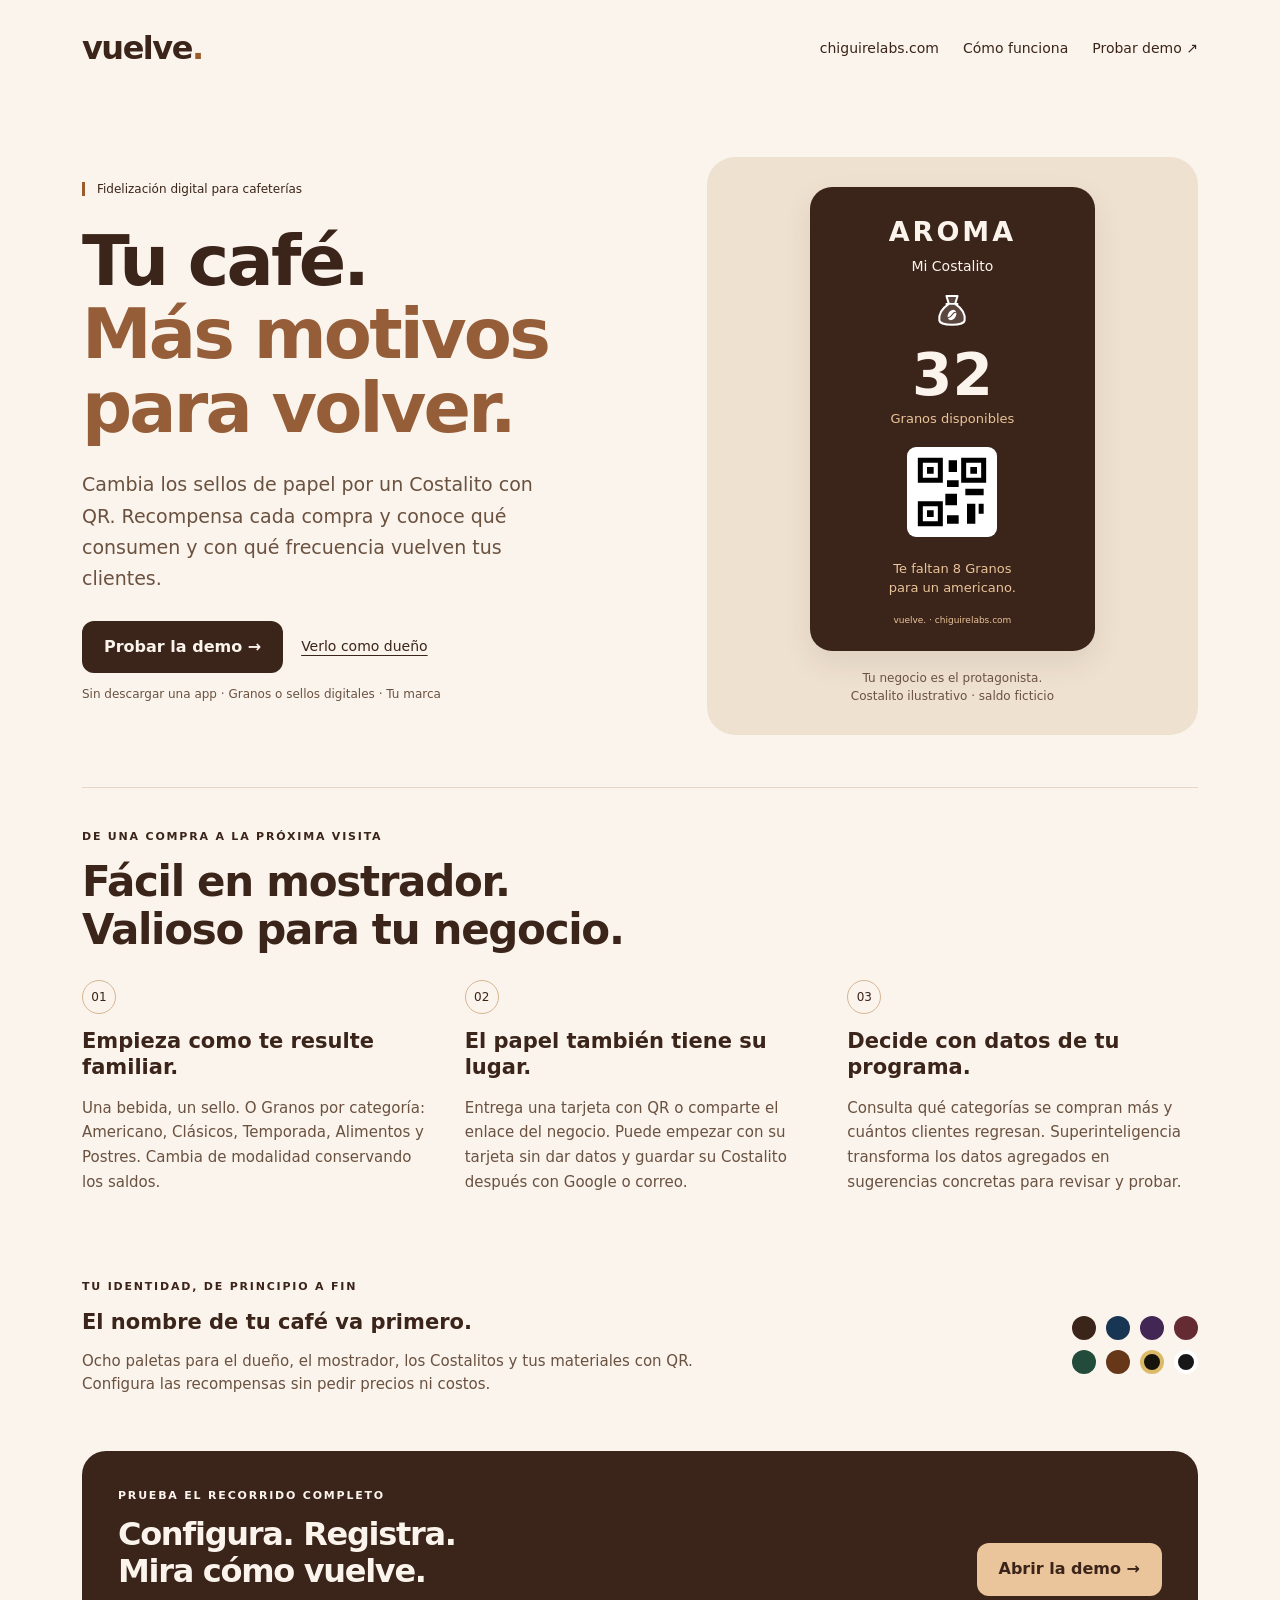
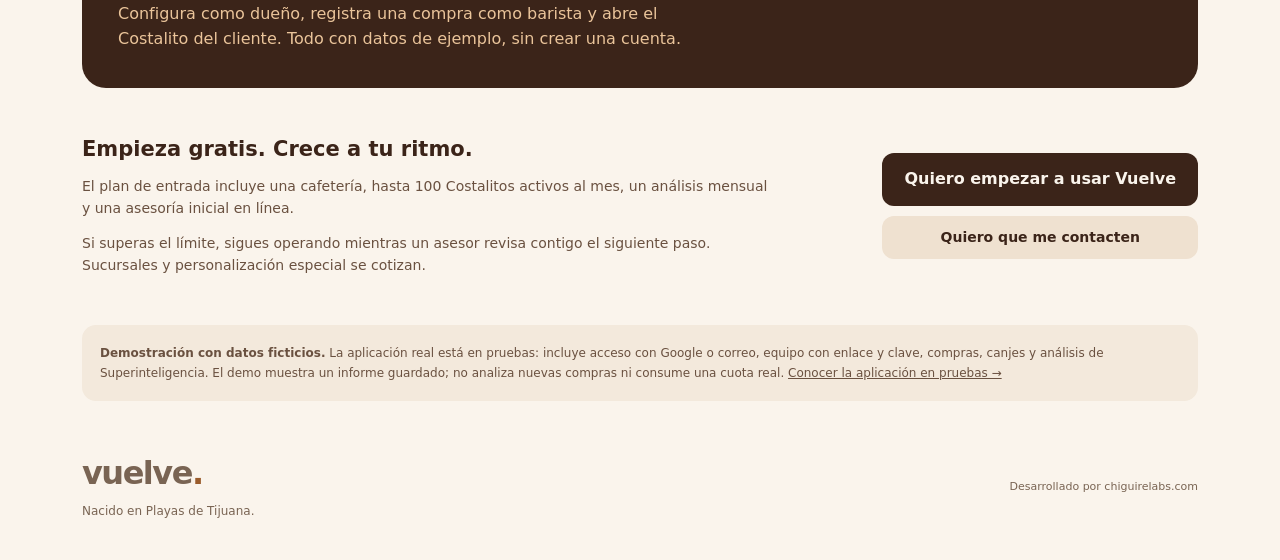
<file: productos/vuelve/index.html>
<!doctype html>
<html lang="es"><head><meta charset="UTF-8"><meta name="viewport" content="width=device-width,initial-scale=1"><title>Vuelve — Más motivos para volver a tu café</title><meta name="description" content="Cambia las tarjetas de papel por Costalitos con QR. Granos o sellos digitales, tu marca y datos claros sobre el regreso de tus clientes. Sin descargar una app."><meta property="og:title" content="Vuelve — Tu café. Más motivos para volver."><meta property="og:description" content="Granos o sellos digitales, un QR y tu marca. Prueba cómo se siente Vuelve para el dueño, el mostrador y el cliente."><meta property="og:image" content="https://chiguirelabs.com/productos/vuelve/vuelve-preview-actual.jpg"><meta property="og:image:type" content="image/jpeg"><meta property="og:image:alt" content="Vuelve: Tu café. Más motivos para volver, con un ejemplo de Mi Costalito de AROMA."><meta property="og:image:width" content="1280"><meta property="og:image:height" content="720"><meta property="og:type" content="website"><meta property="og:url" content="https://chiguirelabs.com/productos/vuelve/"><link rel="icon" href="demo/assets/grano.svg" type="image/svg+xml"><link rel="stylesheet" href="landing.css"><link rel="canonical" href="https://chiguirelabs.com/productos/vuelve/"></head><body>
<header><a class="logo" href="/productos/vuelve/">vuelve<span>.</span></a><nav class="nav" aria-label="Principal"><a href="/#productos">chiguirelabs.com</a><a href="#como">Cómo funciona</a><a href="demo/">Probar demo ↗</a></nav></header>
<main><section class="hero"><div><span class="badge">Fidelización digital para cafeterías</span><h1>Tu café.<br><em>Más motivos<br>para volver.</em></h1><p class="lead">Cambia los sellos de papel por un Costalito con QR. Recompensa cada compra y conoce qué consumen y con qué frecuencia vuelven tus clientes.</p><div class="actions"><a class="button" href="demo/">Probar la demo →</a><a class="secondary-link" href="demo/dueno/">Verlo como dueño</a></div><p class="small">Sin descargar una app · Granos o sellos digitales · Tu marca</p></div><div class="scene" aria-label="Ejemplo ilustrativo de Mi Costalito en AROMA"><div class="pass"><div class="pass-business">AROMA</div><div class="pass-subtitle">Mi Costalito</div><img class="sack" src="demo/assets/costalito.svg" alt=""><div class="number">32</div><div class="pass-caption">Granos disponibles</div><div class="sample-code" aria-hidden="true"><svg viewBox="0 0 42 42"><path d="M2 2h12v12H2zM28 2h12v12H28zM2 28h12v12H2z" fill="none" stroke="#000" stroke-width="3"/><path d="M6 6h4v4H6zM32 6h4v4h-4zM6 32h4v4H6zM19 2h5v7h-5zM18 14h7v4h-7zM17 22h7v7h-7zM29 19h11v4H29zM30 28h5v12h-5zM18 35h7v5h-7zM37 28h3v6h-3z"/></svg></div><p>Te faltan 8 Granos<br>para un americano.</p><div class="pass-credit">vuelve. · chiguirelabs.com</div></div><p class="visual-caption">Tu negocio es el protagonista.<br>Costalito ilustrativo · saldo ficticio</p></div></section>
<section class="section" id="como"><div class="eyebrow">De una compra a la próxima visita</div><h2>Fácil en mostrador.<br>Valioso para tu negocio.</h2><div class="features"><article><span class="num">01</span><h3>Empieza como te resulte familiar.</h3><p>Una bebida, un sello. O Granos por categoría: Americano, Clásicos, Temporada, Alimentos y Postres. Cambia de modalidad conservando los saldos.</p></article><article><span class="num">02</span><h3>El papel también tiene su lugar.</h3><p>Entrega una tarjeta con QR o comparte el enlace del negocio. Puede empezar con su tarjeta sin dar datos y guardar su Costalito después con Google o correo.</p></article><article><span class="num">03</span><h3>Decide con datos de tu programa.</h3><p>Consulta qué categorías se compran más y cuántos clientes regresan. Superinteligencia transforma los datos agregados en sugerencias concretas para revisar y probar.</p></article></div></section>
<section class="brand-strip"><div><div class="eyebrow">Tu identidad, de principio a fin</div><h3>El nombre de tu café va primero.</h3><p>Ocho paletas para el dueño, el mostrador, los Costalitos y tus materiales con QR. Configura las recompensas sin pedir precios ni costos.</p></div><div class="color-dots" aria-label="Ocho paletas: café, azul, morado, rojo, verde, naranja, negro con dorado y negro con blanco"><i></i><i></i><i></i><i></i><i></i><i></i><i></i><i></i></div></section>
<section class="banner"><div><div class="eyebrow">Prueba el recorrido completo</div><h2>Configura. Registra.<br>Mira cómo vuelve.</h2><p>Configura como dueño, registra una compra como barista y abre el Costalito del cliente. Todo con datos de ejemplo, sin crear una cuenta.</p></div><a class="button light" href="demo/">Abrir la demo →</a></section>
<section class="start"><div><h3>Empieza gratis. Crece a tu ritmo.</h3><p>El plan de entrada incluye una cafetería, hasta 100 Costalitos activos al mes, un análisis mensual y una asesoría inicial en línea.</p><p class="small">Si superas el límite, sigues operando mientras un asesor revisa contigo el siguiente paso. Sucursales y personalización especial se cotizan.</p></div><div class="start-actions"><a class="button" href="https://vuelve-chiguirelabs.netlify.app/login?registro=negocio">Quiero empezar a usar Vuelve</a><button class="button secondary-button" id="open-request" type="button" aria-haspopup="dialog" aria-controls="request-dialog">Quiero que me contacten</button></div></section>
<p class="status"><strong>Demostración con datos ficticios.</strong> La aplicación real está en pruebas: incluye acceso con Google o correo, equipo con enlace y clave, compras, canjes y análisis de Superinteligencia. El demo muestra un informe guardado; no analiza nuevas compras ni consume una cuota real. <a href="https://vuelve-chiguirelabs.netlify.app/">Conocer la aplicación en pruebas →</a></p>
</main><footer><div><div class="logo">vuelve<span>.</span></div><p>Nacido en Playas de Tijuana.</p></div><span class="studio-credit">Desarrollado por <a href="https://chiguirelabs.com">chiguirelabs.com</a></span></footer>
<dialog id="request-dialog" class="request-dialog" aria-labelledby="request-title">
  <div class="request-heading"><h2 id="request-title">Vuelve en tu cafetería</h2><button type="button" class="close-request" id="close-request" aria-label="Cerrar formulario">×</button></div>
  <form id="vuelve-request" method="post">
    <p class="request-intro">Déjanos un contacto y te ayudamos a empezar. Sin compromiso.</p>
    <input type="hidden" name="access_key" value="7f0a7605-dabf-45db-bd2b-888918e735d1">
    <input type="checkbox" name="botcheck" hidden tabindex="-1" autocomplete="off" aria-hidden="true">
    <label for="request-name">Tu nombre</label>
    <input id="request-name" name="name" autocomplete="name" maxlength="100" placeholder="¿Cómo te llamas?" required>
    <label for="request-business">Nombre de tu cafetería</label>
    <input id="request-business" name="cafeteria" autocomplete="organization" maxlength="120" placeholder="Ej. AROMA" required>
    <fieldset class="contact-method"><legend>¿Cómo prefieres que te contactemos?</legend><div>
      <label><input type="radio" name="contact_method" value="whatsapp" checked> WhatsApp</label>
      <label><input type="radio" name="contact_method" value="email"> Correo</label>
    </div></fieldset>
    <label for="request-contact" id="contact-label">Tu WhatsApp</label>
    <input id="request-contact" name="phone" type="tel" inputmode="tel" autocomplete="tel" maxlength="30" placeholder="+52 664 123 4567" aria-describedby="contact-hint" required>
    <p id="contact-hint" class="request-hint">Incluye la lada si tu número es de otro país.</p>
    <label class="request-consent"><input type="checkbox" name="privacy_consent" value="Sí" required><span>Autorizo que chiguirelabs.com me contacte para atender esta solicitud. <a href="/privacidad/" target="_blank" rel="noopener">Aviso de privacidad</a>.</span></label>
    <p id="request-status" class="request-status" role="status" aria-live="polite"></p>
    <button id="request-submit" class="button" type="submit">Solicitar contacto</button>
  </form>
  <section id="request-success" class="request-success" hidden>
    <span class="success-check" aria-hidden="true">✓</span>
    <h3 id="request-success-title" tabindex="-1">¡Solicitud recibida!</h3>
    <p>Te contactaremos por el medio que elegiste para conocer tu cafetería y mostrarte Vuelve.</p>
    <button id="close-request-success" class="button" type="button">Listo</button>
  </section>
</dialog>
<script type="module" src="request.mjs"></script>
<script defer src="/productos/vuelve/vuelve-usage.js"></script></body></html>
</file>
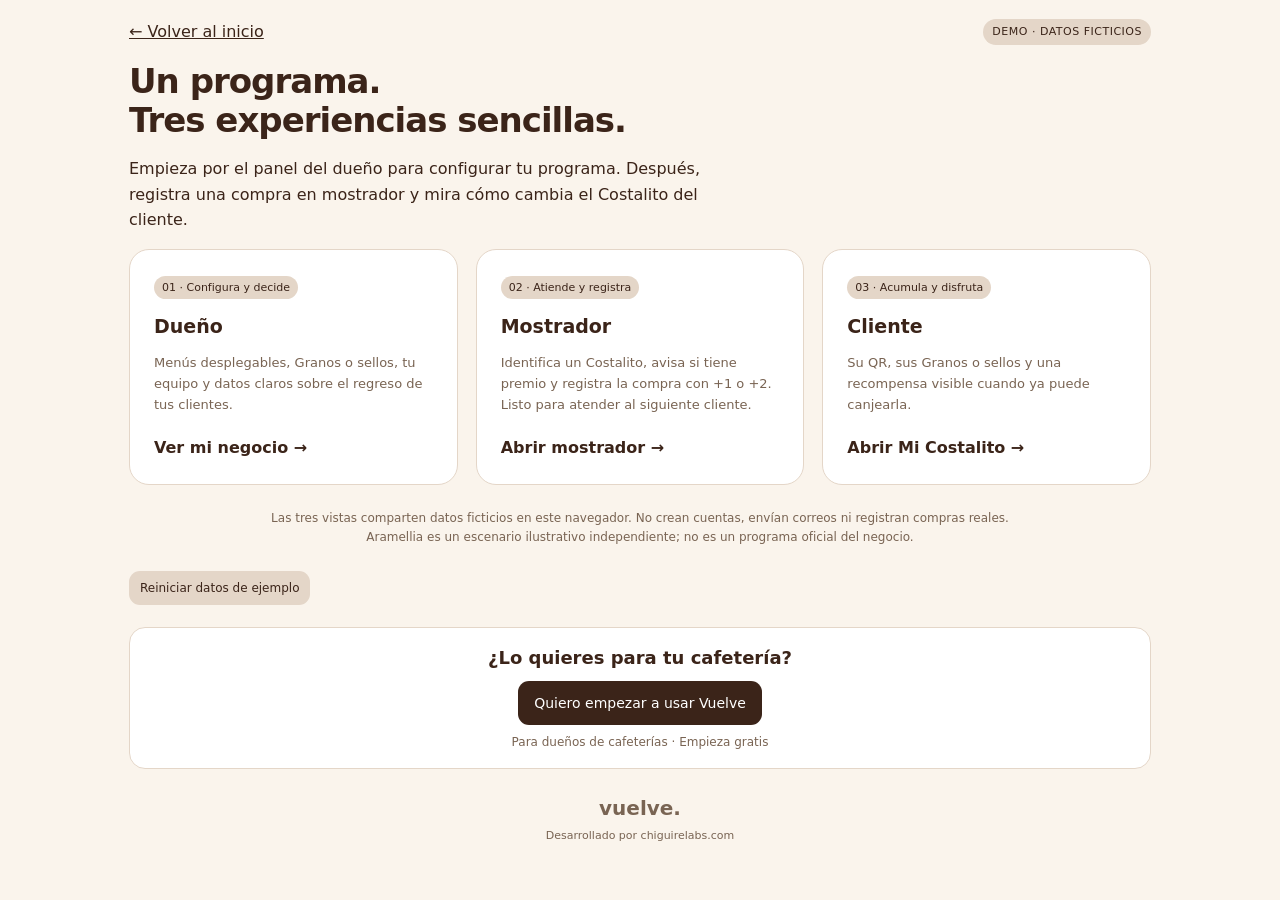
<file: productos/vuelve/demo/index.html>
<!doctype html><html lang="es"><head><meta charset="utf-8"><meta name="viewport" content="width=device-width,initial-scale=1"><title>Prueba Vuelve · Fidelización para cafeterías</title><meta name="description" content="Explora el Costalito del cliente, la captura del barista y los datos del dueño en una demo de Vuelve."><link rel="stylesheet" href="assets/demo.css"></head><body><main><header><a class="text-button" href="../">← Volver al inicio</a><span class="demo-tag">DEMO · DATOS FICTICIOS</span></header><div class="chooser-intro"><h1>Un programa.<br>Tres experiencias sencillas.</h1><p>Empieza por el panel del dueño para configurar tu programa. Después, registra una compra en mostrador y mira cómo cambia el Costalito del cliente.</p></div><div class="entry-cards"><a class="entry-card" href="dueno/"><span class="pill">01 · Configura y decide</span><h2>Dueño</h2><p class="muted">Menús desplegables, Granos o sellos, tu equipo y datos claros sobre el regreso de tus clientes.</p><strong>Ver mi negocio →</strong></a><a class="entry-card" href="barista/"><span class="pill">02 · Atiende y registra</span><h2>Mostrador</h2><p class="muted">Identifica un Costalito, avisa si tiene premio y registra la compra con +1 o +2. Listo para atender al siguiente cliente.</p><strong>Abrir mostrador →</strong></a><a class="entry-card" href="cliente/"><span class="pill">03 · Acumula y disfruta</span><h2>Cliente</h2><p class="muted">Su QR, sus Granos o sellos y una recompensa visible cuando ya puede canjearla.</p><strong>Abrir Mi Costalito →</strong></a></div><p class="demo-footer-note">Las tres vistas comparten datos ficticios en este navegador. No crean cuentas, envían correos ni registran compras reales. Aramellia es un escenario ilustrativo independiente; no es un programa oficial del negocio.</p><div class="actions row"><button id="reset-demo" class="small-button secondary">Reiniciar datos de ejemplo</button><button id="undo-demo" class="small-button secondary" hidden>Deshacer reinicio</button></div><p id="reset-status" class="muted" role="status"></p><section class="demo-next"><h2>¿Lo quieres para tu cafetería?</h2><a class="button" href="https://vuelve-chiguirelabs.netlify.app/login?registro=negocio">Quiero empezar a usar Vuelve</a><p class="muted">Para dueños de cafeterías · Empieza gratis</p></section><footer class="credit"><strong class="footer-brand">vuelve.</strong>Desarrollado por <a href="https://chiguirelabs.com">chiguirelabs.com</a></footer></main><dialog id="reset-dialog"><h2>Reiniciar la demostración</h2><p>Volverás al programa inicial y a sus clientes ficticios. Puedes deshacer este reinicio.</p><div class="actions"><button id="cancel-reset" class="secondary">Cancelar</button><button id="confirm-reset">Reiniciar muestra</button></div></dialog><script type="module" src="assets/reset-demo.mjs"></script><script defer src="/productos/vuelve/vuelve-usage.js"></script></body></html>
</file>
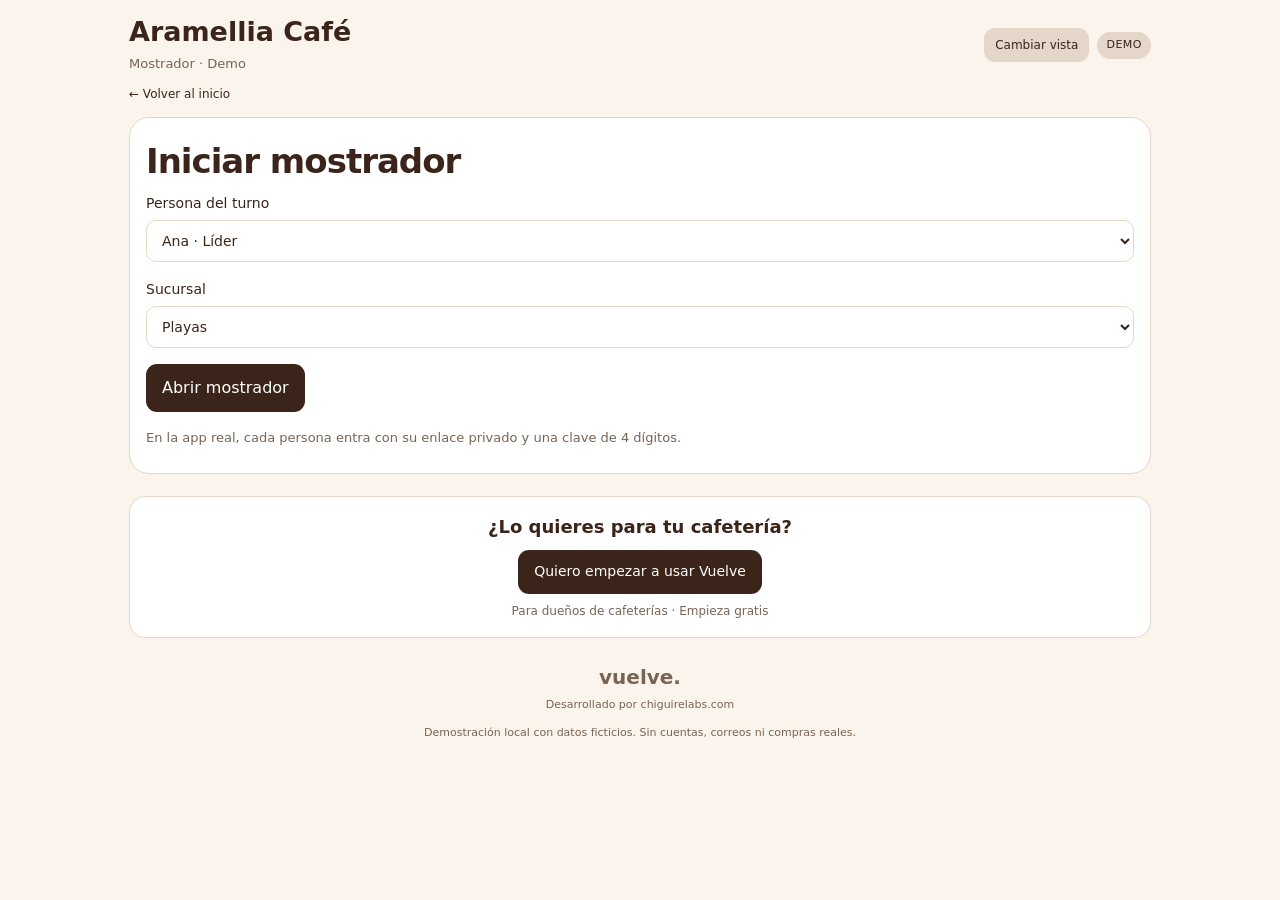
<file: productos/vuelve/demo/barista/index.html>
<!doctype html>
<html lang="es"><head><meta charset="utf-8"><meta name="viewport" content="width=device-width,initial-scale=1"><title>Mostrador · Demo Vuelve</title><meta name="description" content="Prueba la experiencia de Vuelve con datos ficticios, sin crear cuentas reales."><link rel="stylesheet" href="../assets/demo.css"></head><body data-role="barista"><main id="app"><p class="muted" role="status">Preparando la demostración…</p></main><dialog id="demo-dialog"></dialog><div id="demo-notice" hidden></div><script src="../assets/qrcode.js"></script><script type="module" src="../assets/demo.mjs"></script><script defer src="/productos/vuelve/vuelve-usage.js"></script></body></html>
</file>
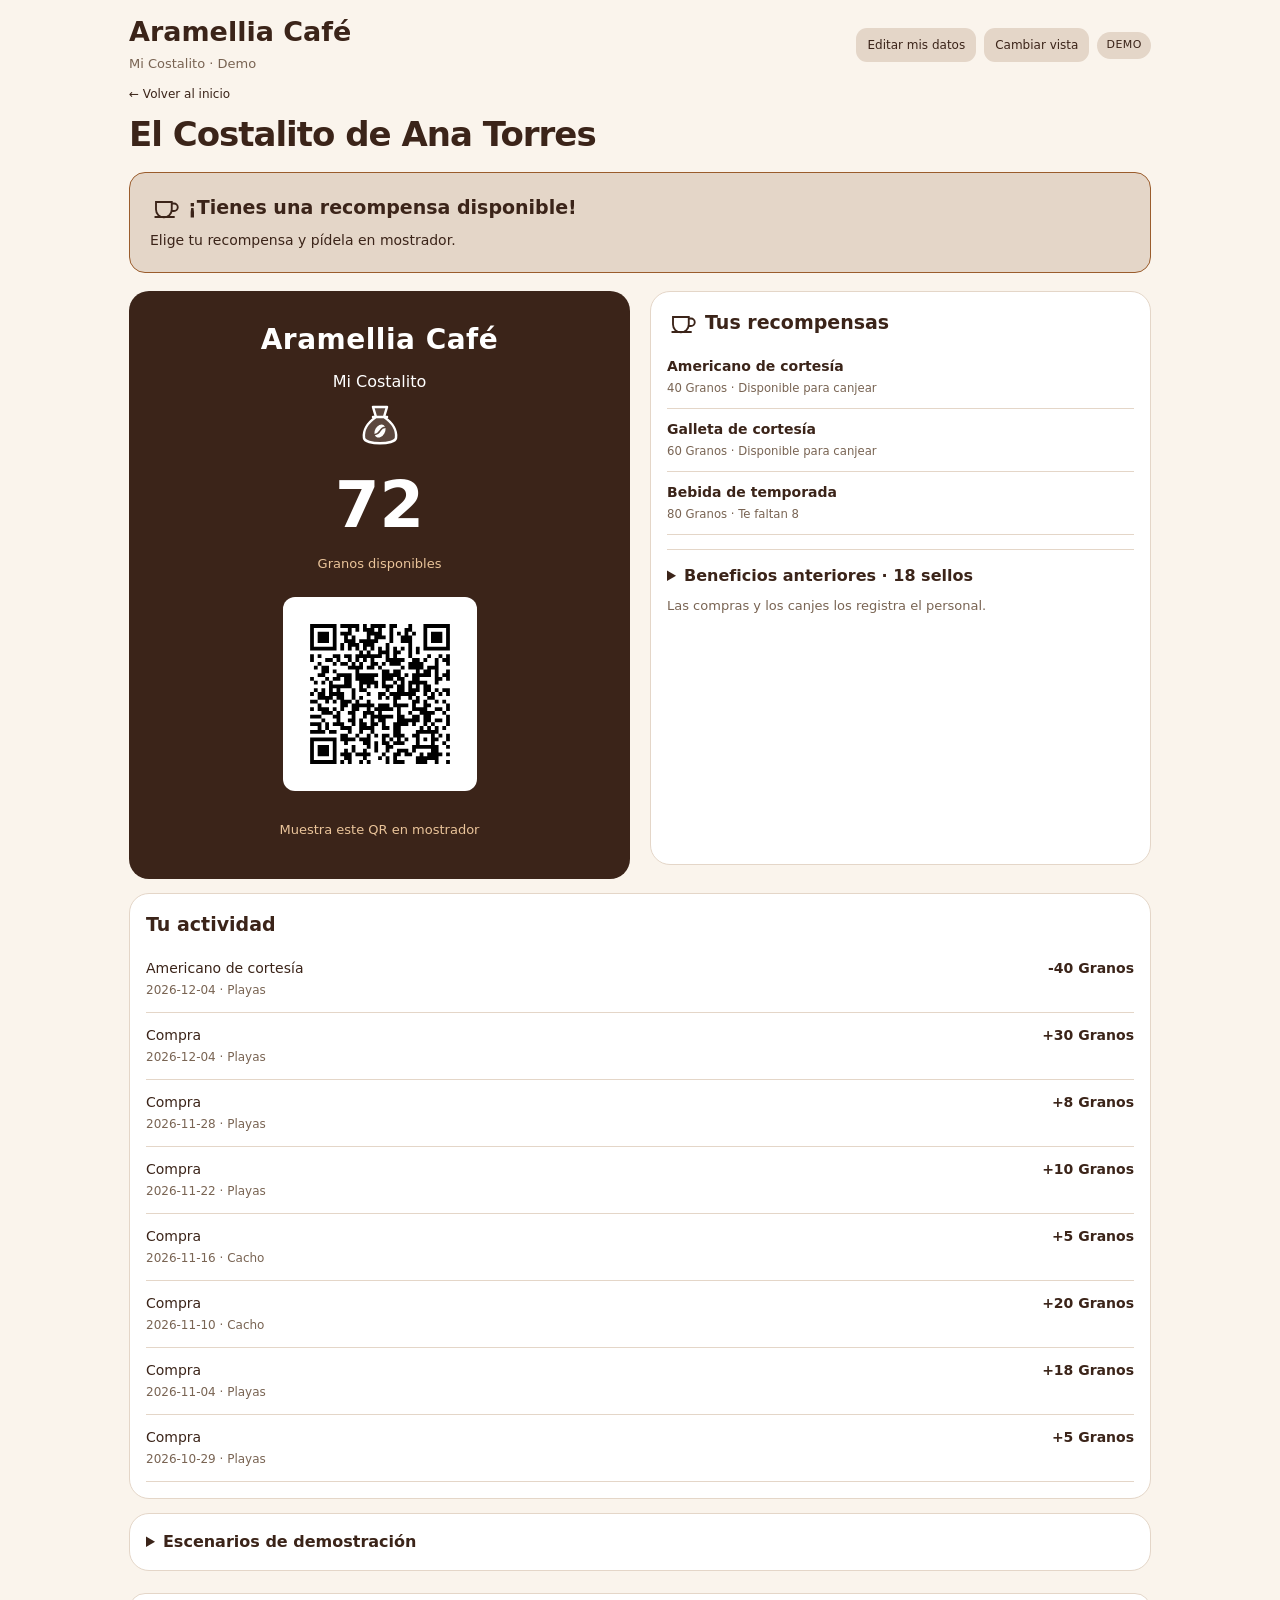
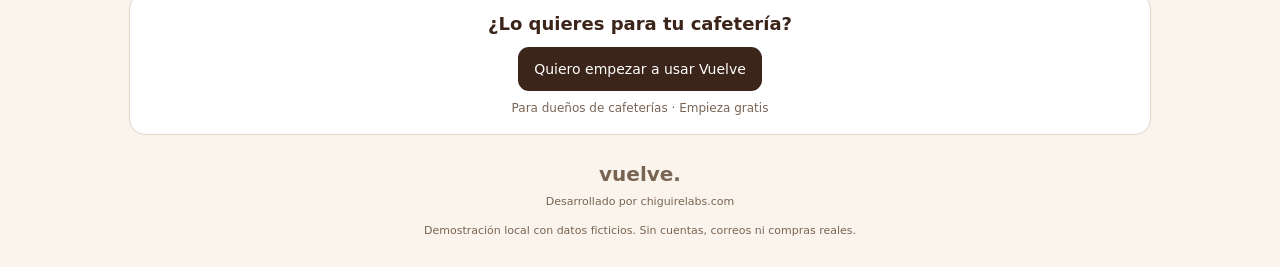
<file: productos/vuelve/demo/cliente/index.html>
<!doctype html>
<html lang="es"><head><meta charset="utf-8"><meta name="viewport" content="width=device-width,initial-scale=1"><title>Mi Costalito · Demo Vuelve</title><meta name="description" content="Prueba la experiencia de Vuelve con datos ficticios, sin crear cuentas reales."><link rel="stylesheet" href="../assets/demo.css"></head><body data-role="cliente"><main id="app"><p class="muted" role="status">Preparando la demostración…</p></main><dialog id="demo-dialog"></dialog><div id="demo-notice" hidden></div><script src="../assets/qrcode.js"></script><script type="module" src="../assets/demo.mjs"></script><script defer src="/productos/vuelve/vuelve-usage.js"></script></body></html>
</file>
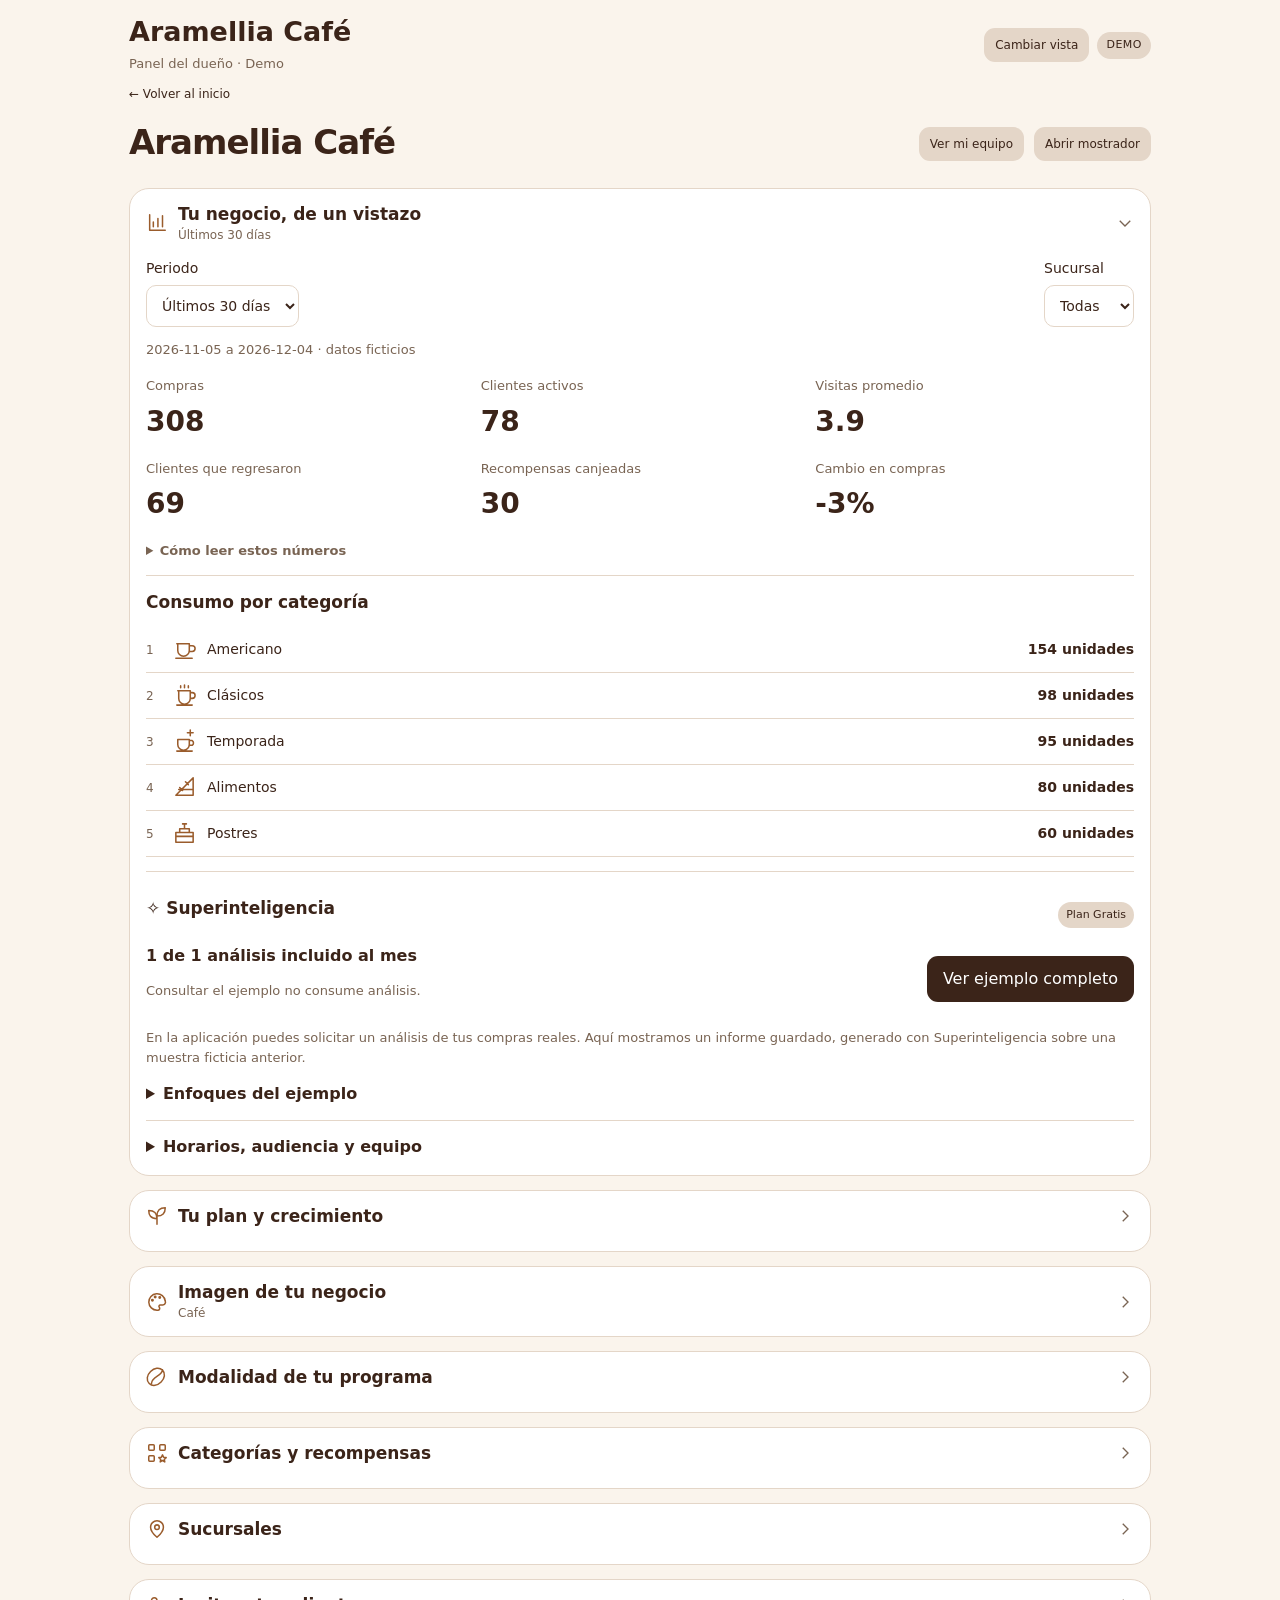
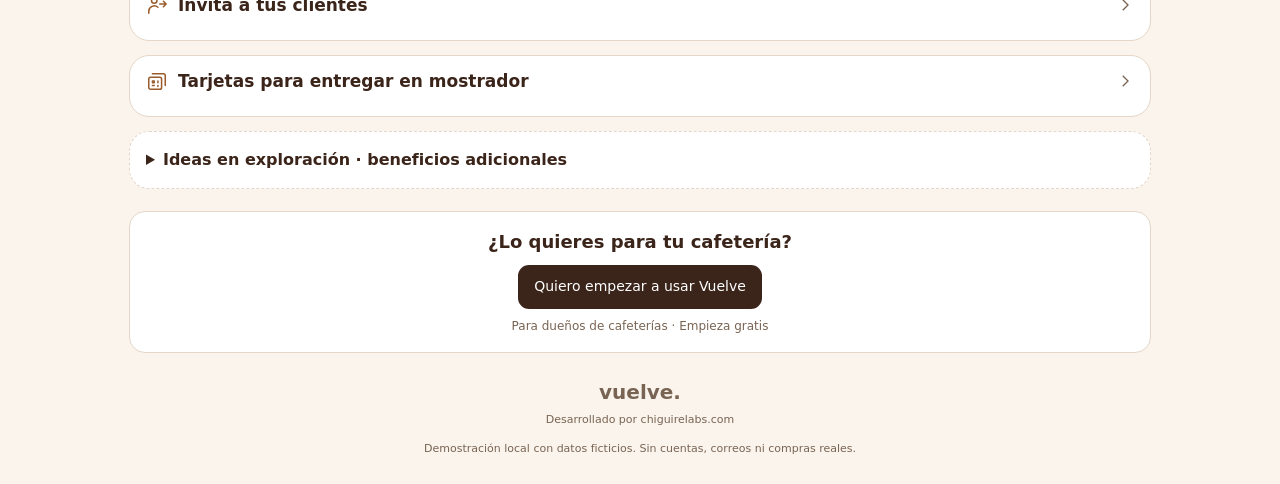
<file: productos/vuelve/demo/dueno/index.html>
<!doctype html>
<html lang="es"><head><meta charset="utf-8"><meta name="viewport" content="width=device-width,initial-scale=1"><title>Panel del dueño · Demo Vuelve</title><meta name="description" content="Prueba la experiencia de Vuelve con datos ficticios, sin crear cuentas reales."><link rel="stylesheet" href="../assets/demo.css"></head><body data-role="dueno"><main id="app"><p class="muted" role="status">Preparando la demostración…</p></main><dialog id="demo-dialog"></dialog><div id="demo-notice" hidden></div><script src="../assets/qrcode.js"></script><script type="module" src="../assets/demo.mjs"></script><script defer src="/productos/vuelve/vuelve-usage.js"></script></body></html>
</file>
<file: styles.css>
/* ══════════════════════════════════════════════════════════════
   CHIGUIRELABS x OMNICHAT — Fully Responsive Design System
   ══════════════════════════════════════════════════════════════ */

:root {
  /* Brand Colors */
  --clr-bg-deep: #060911;
  --clr-bg-surface: #0b101d;
  --clr-bg-card: rgba(15, 23, 42, 0.65);
  --clr-bg-glass: rgba(15, 23, 42, 0.75);

  /* OmniChat WhatsApp Green Palette */
  --clr-wa-green: #25d366;
  --clr-wa-glow: rgba(37, 211, 102, 0.25);
  --clr-primary: #00e5c3;
  --clr-primary-dim: #00b89c;
  --clr-primary-glow: rgba(0, 229, 195, 0.25);
  
  /* Chiguirelabs Accent Palette */
  --clr-accent: #7c5cfc;
  --clr-accent-dim: #6347d6;
  --clr-accent-glow: rgba(124, 92, 252, 0.25);
  --clr-highlight: #ec4899;

  --clr-text: #f1f5f9;
  --clr-text-muted: #94a3b8;
  --clr-text-dim: #64748b;
  --clr-border: rgba(255, 255, 255, 0.08);
  --clr-border-active: rgba(37, 211, 102, 0.35);

  /* Gradients */
  --grad-hero: radial-gradient(circle at 50% 0%, #0d2818 0%, #060911 70%);
  --grad-wa: linear-gradient(135deg, #25d366 0%, #00e5c3 100%);
  --grad-chiguire: linear-gradient(135deg, #00e5c3 0%, #7c5cfc 100%);
  --grad-text: linear-gradient(135deg, #ffffff 0%, #25d366 50%, #00e5c3 100%);

  /* Typography */
  --ff-heading: 'Outfit', system-ui, -apple-system, sans-serif;
  --ff-body: 'Inter', system-ui, -apple-system, sans-serif;
  --ff-mono: 'JetBrains Mono', monospace;

  /* Spacing & Borders */
  --radius-sm: 8px;
  --radius-md: 14px;
  --radius-lg: 24px;
  --radius-xl: 32px;
  --radius-pill: 999px;

  /* Shadows */
  --shadow-sm: 0 4px 12px rgba(0, 0, 0, 0.3);
  --shadow-md: 0 8px 30px rgba(0, 0, 0, 0.4);
  --shadow-lg: 0 12px 48px rgba(0, 0, 0, 0.6);
  --shadow-wa: 0 0 35px var(--clr-wa-glow);
}

*, *::before, *::after {
  box-sizing: border-box;
  margin: 0;
  padding: 0;
}

html {
  scroll-behavior: smooth;
  color-scheme: dark;
  -webkit-text-size-adjust: 100%;
}

body {
  font-family: var(--ff-body);
  color: var(--clr-text);
  background-color: var(--clr-bg-deep);
  line-height: 1.6;
  overflow-x: hidden;
  -webkit-font-smoothing: antialiased;
  -moz-osx-font-smoothing: grayscale;
}

a {
  color: inherit;
  text-decoration: none;
  touch-action: manipulation;
}

img {
  max-width: 100%;
  height: auto;
  display: block;
}

button, input, select, textarea {
  font-family: inherit;
  touch-action: manipulation;
}

[hidden],
.botcheck {
  display: none !important;
}

.brand-accent {
  color: var(--clr-primary);
}

.wa-accent {
  color: var(--clr-wa-green);
}

/* ─── Typography & Containers ─── */
.container {
  width: 100%;
  max-width: 1240px;
  margin: 0 auto;
  padding: 0 1.5rem;
}

.gradient-text {
  background: var(--grad-wa);
  -webkit-background-clip: text;
  -webkit-text-fill-color: transparent;
}

.gradient-text-accent {
  background: var(--grad-chiguire);
  -webkit-background-clip: text;
  -webkit-text-fill-color: transparent;
}

.section-label {
  display: inline-flex;
  align-items: center;
  gap: 0.5rem;
  padding: 0.35rem 1rem;
  background: rgba(37, 211, 102, 0.12);
  border: 1px solid rgba(37, 211, 102, 0.3);
  border-radius: var(--radius-pill);
  color: var(--clr-wa-green);
  font-size: 0.85rem;
  font-weight: 600;
  letter-spacing: 0.05em;
  text-transform: uppercase;
  margin-bottom: 1rem;
}

.section-label-alt {
  background: rgba(124, 92, 252, 0.15);
  border-color: rgba(124, 92, 252, 0.35);
  color: #a78bfa;
}

.section-title {
  font-family: var(--ff-heading);
  font-size: clamp(1.8rem, 4vw, 3rem);
  font-weight: 700;
  line-height: 1.2;
  margin-bottom: 1rem;
}

.section-subtitle {
  font-size: clamp(1rem, 2vw, 1.15rem);
  color: var(--clr-text-muted);
  max-width: 720px;
  margin: 0 auto;
}

/* ─── Buttons ─── */
.btn {
  display: inline-flex;
  align-items: center;
  justify-content: center;
  gap: 0.75rem;
  padding: 0.9rem 1.8rem;
  min-height: 48px;
  border-radius: var(--radius-pill);
  font-family: var(--ff-heading);
  font-weight: 600;
  font-size: 1rem;
  cursor: pointer;
  transition: all 0.3s cubic-bezier(0.16, 1, 0.3, 1);
  border: none;
  text-align: center;
}

.btn-primary {
  background: var(--grad-wa);
  color: #060911;
  box-shadow: 0 4px 20px var(--clr-wa-glow);
}

.btn-primary:hover {
  transform: translateY(-2px);
  box-shadow: 0 8px 30px rgba(37, 211, 102, 0.4);
}

.btn-ghost {
  background: rgba(255, 255, 255, 0.05);
  color: var(--clr-text);
  border: 1px solid var(--clr-border);
}

.btn-ghost:hover {
  background: rgba(255, 255, 255, 0.1);
  border-color: rgba(255, 255, 255, 0.2);
}

/* ─── Navigation ─── */
.nav {
  position: fixed;
  top: 0;
  left: 0;
  width: 100%;
  z-index: 1000;
  padding: 1.1rem 0;
  transition: all 0.3s ease;
  backdrop-filter: blur(14px);
  -webkit-backdrop-filter: blur(14px);
  background: rgba(6, 9, 17, 0.85);
  border-bottom: 1px solid rgba(255, 255, 255, 0.06);
}

.nav.scrolled {
  padding: 0.8rem 0;
  background: rgba(6, 9, 17, 0.95);
  border-bottom: 1px solid var(--clr-border);
}

.nav-inner {
  display: flex;
  align-items: center;
  justify-content: space-between;
}

.brand-wrapper {
  display: flex;
  align-items: center;
  gap: 1rem;
}

.nav-brand {
  display: flex;
  align-items: center;
  gap: 0.6rem;
  font-family: var(--ff-heading);
  font-weight: 800;
  font-size: 1.25rem;
}

.chiguire-logo-img {
  width: 36px;
  height: 36px;
  border-radius: 8px;
  object-fit: cover;
}

.product-pill {
  display: flex;
  align-items: center;
  gap: 0.4rem;
  padding: 0.25rem 0.65rem;
  background: rgba(37, 211, 102, 0.15);
  border: 1px solid rgba(37, 211, 102, 0.3);
  border-radius: var(--radius-pill);
  font-size: 0.78rem;
  font-weight: 700;
  color: var(--clr-wa-green);
  white-space: nowrap;
}

.omnichat-mini-logo {
  width: 18px;
  height: 18px;
  border-radius: 4px;
}

.nav-links {
  display: flex;
  align-items: center;
  gap: 1.25rem;
  font-size: 0.92rem;
  font-weight: 500;
}

.nav-links a {
  color: var(--clr-text-muted);
  transition: color 0.2s ease;
  padding: 0.3rem 0;
}

.nav-links a:hover {
  color: var(--clr-wa-green);
}

.nav-services {
  position: relative;
}

.nav-services summary {
  display: flex;
  align-items: center;
  gap: 0.4rem;
  padding: 0.55rem 0.85rem;
  border: 1px solid rgba(124, 92, 252, 0.55);
  border-radius: var(--radius-pill);
  background: linear-gradient(135deg, rgba(0, 229, 195, 0.1), rgba(124, 92, 252, 0.18));
  color: var(--clr-text);
  font-weight: 700;
  cursor: pointer;
  list-style: none;
  white-space: nowrap;
}

.nav-services summary::-webkit-details-marker {
  display: none;
}

.nav-services summary::after {
  content: "▾";
  color: var(--clr-primary);
  font-size: 0.75rem;
  transition: transform 0.2s ease;
}

.nav-services[open] summary::after {
  transform: rotate(180deg);
}

.nav-services-menu {
  position: absolute;
  top: calc(100% + 0.75rem);
  left: 50%;
  width: 260px;
  padding: 0.55rem;
  border: 1px solid var(--clr-border);
  border-radius: 16px;
  background: rgba(8, 12, 21, 0.98);
  box-shadow: 0 22px 48px rgba(0, 0, 0, 0.45);
  transform: translateX(-50%);
}

.nav-services-menu::before {
  content: "";
  position: absolute;
  inset: -0.75rem 0 auto;
  height: 0.75rem;
}

.nav-services-menu a {
  display: grid;
  gap: 0.1rem;
  padding: 0.75rem 0.85rem;
  border-radius: 11px;
}

.nav-services-menu a:hover {
  color: #fff;
  background: rgba(124, 92, 252, 0.16);
}

.nav-services-menu strong {
  color: var(--clr-text);
  font-size: 0.9rem;
}

.nav-services-menu small {
  color: var(--clr-text-muted);
  font-size: 0.74rem;
}

.nav-links .nav-facebook-link,
.footer-social-link {
  display: inline-flex;
  align-items: center;
  justify-content: center;
  gap: 0.55rem;
  color: #fff;
}

.nav-links .nav-facebook-link {
  width: 38px;
  height: 38px;
  flex: 0 0 38px;
  padding: 0;
  border: 1px solid rgba(255, 255, 255, 0.16);
  border-radius: 50%;
  background: #1877f2;
  box-shadow: 0 5px 16px rgba(24, 119, 242, 0.25);
}

.nav-links .nav-facebook-link:hover,
.footer-social-link:hover {
  color: #fff;
  background: #0f68dc;
  transform: translateY(-1px);
}

.facebook-mark {
  font-family: Arial, Helvetica, sans-serif;
  font-size: 1.35rem;
  font-weight: 800;
  line-height: 1;
}

.nav-facebook-text {
  display: none;
}

.footer-social-link {
  padding: 0.65rem 1rem;
  border: 1px solid rgba(24, 119, 242, 0.55);
  border-radius: var(--radius-pill);
  background: rgba(24, 119, 242, 0.13);
  font-size: 0.9rem;
  font-weight: 700;
  transition: all 0.2s ease;
}

.nav-cta {
  padding: 0.55rem 1.3rem;
  font-size: 0.88rem;
  min-height: 40px;
}

.nav-toggle {
  display: none;
  background: none;
  border: none;
  color: var(--clr-text);
  cursor: pointer;
  width: 44px;
  height: 44px;
  border-radius: 8px;
  align-items: center;
  justify-content: center;
}

/* ─── Hero Section ─── */
.hero {
  position: relative;
  padding: 9.5rem 0 5rem;
  background: var(--grad-hero);
  overflow: hidden;
}

.hero-grid {
  display: grid;
  grid-template-columns: 1.15fr 0.85fr;
  gap: 3.5rem;
  align-items: center;
}

.hero-tag {
  display: inline-flex;
  align-items: center;
  gap: 0.6rem;
  padding: 0.4rem 1.2rem;
  background: rgba(37, 211, 102, 0.15);
  border: 1px solid rgba(37, 211, 102, 0.4);
  border-radius: var(--radius-pill);
  color: var(--clr-wa-green);
  font-size: 0.88rem;
  font-weight: 600;
  margin-bottom: 1.5rem;
}

.pulse-dot {
  width: 8px;
  height: 8px;
  background: var(--clr-wa-green);
  border-radius: 50%;
  box-shadow: 0 0 10px var(--clr-wa-green);
  animation: pulse 2s infinite;
}

@keyframes pulse {
  0% { transform: scale(0.95); box-shadow: 0 0 0 0 rgba(37, 211, 102, 0.7); }
  70% { transform: scale(1.1); box-shadow: 0 0 0 10px rgba(37, 211, 102, 0); }
  100% { transform: scale(0.95); box-shadow: 0 0 0 0 rgba(37, 211, 102, 0); }
}

.hero h1 {
  font-family: var(--ff-heading);
  font-size: clamp(2rem, 4.5vw, 3.4rem);
  font-weight: 800;
  line-height: 1.18;
  margin-bottom: 1.25rem;
  letter-spacing: -0.02em;
}

.hero-subtitle {
  font-size: clamp(1rem, 2vw, 1.15rem);
  color: var(--clr-text-muted);
  line-height: 1.65;
  margin-bottom: 2rem;
}

.hero-value-props {
  display: flex;
  flex-direction: column;
  gap: 0.85rem;
  margin-bottom: 2.5rem;
}

.value-item {
  display: flex;
  align-items: center;
  gap: 0.75rem;
  font-size: 1rem;
  color: var(--clr-text);
}

.value-icon {
  width: 24px;
  height: 24px;
  border-radius: 50%;
  background: rgba(37, 211, 102, 0.2);
  color: var(--clr-wa-green);
  display: flex;
  align-items: center;
  justify-content: center;
  flex-shrink: 0;
}

/* ─── Hero Visual & WhatsApp Mockup ─── */
.hero-visual {
  position: relative;
  width: 100%;
}

.omnichat-brand-badge {
  display: flex;
  align-items: center;
  gap: 0.75rem;
  background: rgba(11, 20, 26, 0.9);
  border: 1px solid rgba(37, 211, 102, 0.3);
  padding: 0.75rem 1.25rem;
  border-radius: var(--radius-md);
  margin-bottom: 1rem;
  box-shadow: 0 4px 20px rgba(0, 0, 0, 0.4);
}

.omnichat-brand-badge img {
  width: 44px;
  height: 44px;
  border-radius: 10px;
  flex-shrink: 0;
}

.omnichat-brand-name {
  font-family: var(--ff-heading);
  font-weight: 800;
  font-size: 1.2rem;
}

.wa-mockup-card {
  background: #0b141a;
  border: 1px solid rgba(255, 255, 255, 0.12);
  border-radius: var(--radius-lg);
  box-shadow: 0 20px 60px rgba(0, 0, 0, 0.7), 0 0 40px rgba(37, 211, 102, 0.15);
  overflow: hidden;
  width: 100%;
}

.wa-header {
  background: #202c33;
  padding: 0.85rem 1rem;
  display: flex;
  align-items: center;
  justify-content: space-between;
  border-bottom: 1px solid rgba(255, 255, 255, 0.08);
}

.wa-header-left {
  display: flex;
  align-items: center;
  gap: 0.75rem;
}

.wa-avatar-img {
  width: 38px;
  height: 38px;
  border-radius: 50%;
  object-fit: cover;
  border: 1px solid var(--clr-wa-green);
  flex-shrink: 0;
}

.wa-title {
  font-size: 0.9rem;
  font-weight: 600;
}

.wa-status {
  font-size: 0.75rem;
  color: var(--clr-wa-green);
}

.wa-body {
  padding: 1.25rem 1rem;
  background-image: radial-gradient(rgba(255, 255, 255, 0.03) 1px, transparent 0);
  background-size: 16px 16px;
  display: flex;
  flex-direction: column;
  gap: 1rem;
}

.wa-msg {
  max-width: 100%;
  padding: 0.85rem 1rem;
  border-radius: 12px;
  font-size: 0.88rem;
  line-height: 1.45;
  word-break: break-word;
}

.wa-msg-in {
  background: #202c33;
  align-self: flex-start;
  border-top-left-radius: 2px;
}

.wa-msg-meta {
  font-size: 0.7rem;
  color: var(--clr-text-dim);
  margin-bottom: 0.25rem;
  font-weight: 600;
}

.wa-audio-player {
  display: flex;
  align-items: center;
  gap: 0.75rem;
  background: rgba(0, 0, 0, 0.25);
  padding: 0.5rem 0.75rem;
  border-radius: 8px;
  margin-top: 0.35rem;
}

.wa-play-btn {
  width: 28px;
  height: 28px;
  border-radius: 50%;
  background: var(--clr-wa-green);
  color: #000;
  display: flex;
  align-items: center;
  justify-content: center;
  flex-shrink: 0;
}

.wa-waveform {
  flex: 1;
  height: 18px;
  display: flex;
  align-items: center;
  gap: 3px;
  overflow: hidden;
}

.wa-bar {
  flex: 1;
  background: rgba(255, 255, 255, 0.3);
  border-radius: 2px;
  min-width: 2px;
}

.wa-report-box {
  background: linear-gradient(145deg, rgba(0, 229, 195, 0.12), rgba(37, 211, 102, 0.06));
  border: 1px solid rgba(0, 229, 195, 0.35);
  border-radius: 12px;
  padding: 1rem;
  margin-top: 0.5rem;
}

.wa-report-header {
  display: flex;
  align-items: center;
  justify-content: space-between;
  gap: 0.5rem;
  flex-wrap: wrap;
  margin-bottom: 0.75rem;
  padding-bottom: 0.5rem;
  border-bottom: 1px solid rgba(255, 255, 255, 0.08);
}

.wa-report-title {
  font-size: 0.8rem;
  font-weight: 700;
  color: var(--clr-primary);
  text-transform: uppercase;
  letter-spacing: 0.05em;
}

.wa-report-badge {
  background: rgba(37, 211, 102, 0.2);
  color: var(--clr-wa-green);
  font-size: 0.7rem;
  padding: 0.15rem 0.5rem;
  border-radius: 4px;
  font-weight: 600;
  white-space: nowrap;
}

.wa-report-content {
  display: flex;
  flex-direction: column;
  gap: 0.45rem;
  font-size: 0.82rem;
  line-height: 1.45;
}

.wa-report-item {
  display: flex;
  align-items: flex-start;
  gap: 0.5rem;
  color: var(--clr-text);
}

.wa-report-item strong {
  color: #fff;
}

.wa-report-icon {
  flex-shrink: 0;
  font-size: 0.95rem;
  margin-top: 0.05rem;
}

.wa-report-metric {
  background: rgba(0, 229, 195, 0.08);
  border: 1px solid rgba(0, 229, 195, 0.22);
  padding: 0.4rem 0.65rem;
  border-radius: 6px;
}

.wa-report-metric strong {
  color: var(--clr-primary);
}

.wa-report-loose-end {
  background: linear-gradient(135deg, rgba(239, 68, 68, 0.16), rgba(245, 158, 11, 0.12));
  border: 1px solid rgba(239, 68, 68, 0.45);
  border-radius: 6px;
  padding: 0.45rem 0.65rem;
  color: #fca5a5;
  margin-top: 0.25rem;
}

.wa-report-loose-end strong {
  color: #fecaca;
}

.loose-end-tag {
  color: #f87171 !important;
  font-weight: 700;
  display: inline-block;
  margin-right: 0.25rem;
}

/* ─── Industry Interactive Showcase Section ─── */
.industry-section {
  padding: 6.5rem 0;
  background: var(--clr-bg-surface);
  border-top: 1px solid var(--clr-border);
  border-bottom: 1px solid var(--clr-border);
}

.industry-tabs-bar {
  display: flex;
  align-items: center;
  gap: 0.75rem;
  overflow-x: auto;
  padding: 0.5rem 0.25rem 1.25rem;
  margin-top: 3rem;
  scroll-behavior: smooth;
  -webkit-overflow-scrolling: touch;
  scrollbar-width: none;
}

.industry-tabs-bar::-webkit-scrollbar {
  display: none;
}

.ind-tab-btn {
  display: inline-flex;
  align-items: center;
  gap: 0.65rem;
  padding: 0.8rem 1.35rem;
  background: rgba(15, 23, 42, 0.7);
  border: 1px solid var(--clr-border);
  border-radius: var(--radius-pill);
  color: var(--clr-text-muted);
  font-family: var(--ff-heading);
  font-size: 0.92rem;
  font-weight: 600;
  cursor: pointer;
  white-space: nowrap;
  transition: all 0.25s ease;
  flex-shrink: 0;
}

.ind-tab-btn svg {
  width: 20px;
  height: 20px;
  transition: transform 0.25s ease;
}

.ind-tab-btn:hover {
  background: rgba(37, 211, 102, 0.1);
  border-color: rgba(37, 211, 102, 0.3);
  color: var(--clr-text);
}

.ind-tab-btn.active {
  background: rgba(37, 211, 102, 0.18);
  border-color: var(--clr-wa-green);
  color: var(--clr-wa-green);
  box-shadow: 0 0 20px rgba(37, 211, 102, 0.2);
}

.ind-tab-btn.active svg {
  transform: scale(1.15);
}

.industry-display-card {
  background: var(--clr-bg-card);
  border: 1px solid var(--clr-border-active);
  border-radius: var(--radius-xl);
  padding: 2.5rem;
  box-shadow: var(--shadow-lg);
  margin-top: 1.5rem;
  transition: opacity 0.3s ease;
}

.industry-header-info {
  display: flex;
  align-items: center;
  justify-content: space-between;
  flex-wrap: wrap;
  gap: 1rem;
  padding-bottom: 1.5rem;
  margin-bottom: 2rem;
  border-bottom: 1px solid rgba(255, 255, 255, 0.08);
}

.ind-tag-badge {
  display: inline-flex;
  align-items: center;
  gap: 0.4rem;
  padding: 0.3rem 0.85rem;
  background: rgba(0, 229, 195, 0.15);
  border: 1px solid rgba(0, 229, 195, 0.3);
  border-radius: var(--radius-pill);
  color: var(--clr-primary);
  font-size: 0.82rem;
  font-weight: 700;
}

/* ─── Problems Section ─── */
.problems-section {
  padding: 6rem 0;
  background: rgba(11, 16, 29, 0.5);
  border-bottom: 1px solid var(--clr-border);
}

.problems-grid {
  display: grid;
  grid-template-columns: repeat(auto-fit, minmax(260px, 1fr));
  gap: 1.5rem;
  margin-top: 3.5rem;
}

.problem-card {
  background: var(--clr-bg-card);
  border: 1px solid var(--clr-border);
  border-radius: var(--radius-md);
  padding: 1.75rem;
  transition: all 0.3s ease;
  position: relative;
  overflow: hidden;
}

.problem-card::before {
  content: '';
  position: absolute;
  top: 0;
  left: 0;
  width: 100%;
  height: 3px;
  background: linear-gradient(90deg, #ef4444, #f59e0b);
  opacity: 0.7;
}

.problem-card:hover {
  transform: translateY(-5px);
  border-color: rgba(239, 68, 68, 0.4);
  box-shadow: 0 10px 30px rgba(239, 68, 68, 0.1);
}

.problem-icon {
  width: 48px;
  height: 48px;
  border-radius: 12px;
  background: rgba(239, 68, 68, 0.15);
  color: #f87171;
  display: flex;
  align-items: center;
  justify-content: center;
  margin-bottom: 1.25rem;
}

.problem-card h3 {
  font-family: var(--ff-heading);
  font-size: 1.2rem;
  font-weight: 600;
  margin-bottom: 0.75rem;
}

.problem-card p {
  color: var(--clr-text-muted);
  font-size: 0.95rem;
  line-height: 1.55;
}

/* ─── Solution Section ─── */
.solution-section {
  padding: 6rem 0;
}

.solution-steps {
  display: grid;
  grid-template-columns: repeat(auto-fit, minmax(280px, 1fr));
  gap: 1.75rem;
  margin-top: 2.5rem;
}

.step-card {
  background: var(--clr-bg-card);
  border: 1px solid var(--clr-border);
  border-radius: var(--radius-md);
  padding: 2rem 1.5rem;
  position: relative;
  transition: all 0.3s ease;
}

.step-card:hover {
  border-color: var(--clr-wa-green);
  transform: translateY(-5px);
  box-shadow: 0 10px 30px var(--clr-wa-glow);
}

.step-number {
  position: absolute;
  top: 1rem;
  right: 1.25rem;
  font-family: var(--ff-heading);
  font-size: 2.2rem;
  font-weight: 800;
  color: rgba(37, 211, 102, 0.15);
}

.step-icon {
  width: 48px;
  height: 48px;
  border-radius: 12px;
  background: rgba(37, 211, 102, 0.15);
  color: var(--clr-wa-green);
  display: flex;
  align-items: center;
  justify-content: center;
  margin-bottom: 1.25rem;
}

.step-card h3 {
  font-family: var(--ff-heading);
  font-size: 1.2rem;
  font-weight: 700;
  margin-bottom: 0.75rem;
}

.step-card p {
  color: var(--clr-text-muted);
  font-size: 0.95rem;
  line-height: 1.6;
}

/* ─── Inter-Group Correlation Feature Card ─── */
.intergroup-hero-card {
  background: linear-gradient(145deg, rgba(15, 23, 42, 0.9), rgba(11, 16, 29, 0.98));
  border: 1px solid rgba(0, 229, 195, 0.35);
  border-radius: var(--radius-xl);
  padding: 2.5rem;
  margin-top: 3.5rem;
  position: relative;
  overflow: hidden;
  box-shadow: 0 12px 40px rgba(0, 0, 0, 0.5), 0 0 30px rgba(0, 229, 195, 0.08);
  transition: all 0.3s ease;
}

.intergroup-hero-card::before {
  content: '';
  position: absolute;
  top: 0;
  left: 0;
  right: 0;
  height: 3px;
  background: linear-gradient(90deg, var(--clr-primary), var(--clr-wa-green), var(--clr-accent));
}

.intergroup-hero-card:hover {
  border-color: rgba(0, 229, 195, 0.6);
  box-shadow: 0 16px 48px rgba(0, 0, 0, 0.6), 0 0 40px rgba(0, 229, 195, 0.15);
}

.intergroup-badge {
  display: inline-flex;
  align-items: center;
  gap: 0.5rem;
  padding: 0.35rem 0.95rem;
  background: rgba(0, 229, 195, 0.12);
  border: 1px solid rgba(0, 229, 195, 0.3);
  border-radius: var(--radius-pill);
  color: var(--clr-primary);
  font-size: 0.8rem;
  font-weight: 700;
  text-transform: uppercase;
  letter-spacing: 0.06em;
  margin-bottom: 1.25rem;
}

.intergroup-text h3 {
  font-family: var(--ff-heading);
  font-size: 1.55rem;
  font-weight: 700;
  color: #fff;
  margin-bottom: 0.75rem;
  line-height: 1.3;
}

.intergroup-text p {
  color: var(--clr-text-muted);
  font-size: 1.05rem;
  line-height: 1.65;
  max-width: 900px;
}

.intergroup-flow-visual {
  display: grid;
  grid-template-columns: 1fr auto 1fr auto 1fr;
  align-items: center;
  gap: 0.75rem;
  margin: 2rem 0 1.75rem;
  background: rgba(6, 9, 17, 0.6);
  border: 1px solid rgba(255, 255, 255, 0.06);
  border-radius: var(--radius-md);
  padding: 1.5rem;
}

.flow-step {
  background: rgba(15, 23, 42, 0.85);
  border: 1px solid var(--clr-border);
  border-radius: var(--radius-sm);
  padding: 1rem 1.15rem;
  display: flex;
  flex-direction: column;
  gap: 0.45rem;
  transition: transform 0.2s ease, border-color 0.2s ease;
}

.flow-step:hover {
  border-color: var(--clr-primary);
  transform: translateY(-2px);
}

.flow-pill {
  display: inline-flex;
  align-items: center;
  gap: 0.4rem;
  font-size: 0.72rem;
  font-weight: 700;
  padding: 0.2rem 0.55rem;
  border-radius: 4px;
  width: fit-content;
}

.flow-pill-field {
  background: rgba(56, 189, 248, 0.15);
  color: #38bdf8;
  border: 1px solid rgba(56, 189, 248, 0.3);
}

.flow-pill-procurement {
  background: rgba(245, 158, 11, 0.15);
  color: #fbbf24;
  border: 1px solid rgba(245, 158, 11, 0.3);
}

.flow-pill-management {
  background: rgba(37, 211, 102, 0.15);
  color: var(--clr-wa-green);
  border: 1px solid rgba(37, 211, 102, 0.3);
}

.flow-dot {
  width: 6px;
  height: 6px;
  border-radius: 50%;
  background: currentColor;
}

.flow-msg {
  font-size: 0.88rem;
  color: var(--clr-text);
  font-style: italic;
  line-height: 1.35;
}

.flow-time {
  font-size: 0.72rem;
  color: var(--clr-text-dim);
  font-family: var(--ff-mono);
}

.flow-connector {
  display: flex;
  align-items: center;
  justify-content: center;
  color: var(--clr-primary);
  width: 28px;
  height: 28px;
}

.flow-connector svg {
  width: 22px;
  height: 22px;
}

.intergroup-metric-footer {
  display: flex;
  align-items: center;
  gap: 1rem;
  flex-wrap: wrap;
  padding-top: 1rem;
  border-top: 1px solid rgba(255, 255, 255, 0.08);
  font-size: 0.9rem;
}

.metric-highlight {
  color: var(--clr-primary);
  font-weight: 600;
}

.metric-divider {
  color: var(--clr-text-dim);
}

.metric-check {
  color: var(--clr-wa-green);
  font-weight: 600;
}

/* ─── Differentiation Section: Resumir vs Auditar ─── */
.differentiation-section {
  padding: 6.5rem 0;
  background: linear-gradient(180deg, var(--clr-bg-deep) 0%, var(--clr-bg-surface) 100%);
  border-top: 1px solid var(--clr-border);
  border-bottom: 1px solid var(--clr-border);
}

.diff-comparison-wrapper {
  margin-top: 2.5rem;
}

.diff-grid {
  display: grid;
  grid-template-columns: 1fr 1fr;
  gap: 2rem;
  max-width: 1060px;
  margin: 0 auto;
}

.diff-col {
  border-radius: var(--radius-xl);
  padding: 2.25rem;
  display: flex;
  flex-direction: column;
  transition: all 0.3s ease;
}

.diff-col-chat {
  background: rgba(15, 23, 42, 0.45);
  border: 1px solid rgba(255, 255, 255, 0.07);
  opacity: 0.92;
}

.diff-col-chat:hover {
  border-color: rgba(255, 255, 255, 0.16);
  opacity: 1;
}

.diff-col-audit {
  background: linear-gradient(145deg, rgba(15, 23, 42, 0.9), rgba(11, 25, 30, 0.96));
  border: 1px solid rgba(0, 229, 195, 0.4);
  box-shadow: 0 10px 35px rgba(0, 0, 0, 0.5), 0 0 25px rgba(0, 229, 195, 0.1);
  position: relative;
}

.diff-col-audit::before {
  content: '';
  position: absolute;
  top: 0;
  left: 0;
  right: 0;
  height: 3px;
  background: var(--grad-wa);
  border-radius: var(--radius-xl) var(--radius-xl) 0 0;
}

.diff-col-header {
  padding-bottom: 1.5rem;
  margin-bottom: 1.5rem;
  border-bottom: 1px solid rgba(255, 255, 255, 0.08);
}

.diff-col-icon {
  font-size: 2rem;
  margin-bottom: 0.75rem;
}

.diff-col-badge {
  display: inline-block;
  font-size: 0.72rem;
  font-weight: 700;
  text-transform: uppercase;
  letter-spacing: 0.06em;
  padding: 0.2rem 0.65rem;
  border-radius: var(--radius-pill);
  margin-bottom: 0.75rem;
}

.badge-neutral {
  background: rgba(148, 163, 184, 0.12);
  color: var(--clr-text-muted);
  border: 1px solid rgba(148, 163, 184, 0.2);
}

.badge-brand {
  background: rgba(0, 229, 195, 0.15);
  color: var(--clr-primary);
  border: 1px solid rgba(0, 229, 195, 0.35);
}

.diff-col-header h3 {
  font-family: var(--ff-heading);
  font-size: 1.4rem;
  font-weight: 700;
  margin-bottom: 0.4rem;
}

.diff-col-chat h3 {
  color: var(--clr-text-muted);
}

.diff-col-audit h3 {
  color: #fff;
}

.diff-col-desc {
  font-size: 0.9rem;
  color: var(--clr-text-dim);
  line-height: 1.45;
}

.diff-items-list {
  display: flex;
  flex-direction: column;
  gap: 1.25rem;
}

.diff-row-item {
  display: flex;
  align-items: flex-start;
  gap: 1rem;
}

.diff-row-icon {
  width: 24px;
  height: 24px;
  border-radius: 50%;
  display: flex;
  align-items: center;
  justify-content: center;
  font-size: 0.8rem;
  font-weight: 800;
  flex-shrink: 0;
  margin-top: 0.15rem;
}

.diff-row-icon.cross {
  background: rgba(239, 68, 68, 0.15);
  color: #f87171;
  border: 1px solid rgba(239, 68, 68, 0.25);
}

.diff-row-icon.check {
  background: rgba(37, 211, 102, 0.18);
  color: var(--clr-wa-green);
  border: 1px solid rgba(37, 211, 102, 0.35);
}

.diff-row-body {
  display: flex;
  flex-direction: column;
  gap: 0.2rem;
}

.diff-axis-label {
  font-size: 0.72rem;
  text-transform: uppercase;
  letter-spacing: 0.05em;
  color: var(--clr-text-dim);
  font-weight: 600;
}

.diff-row-text {
  font-size: 0.95rem;
  line-height: 1.45;
  color: var(--clr-text-muted);
}

.diff-col-audit .diff-row-text {
  color: var(--clr-text);
}

.diff-col-audit .diff-row-text strong {
  color: #fff;
}

/* ─── Real Example / Timeline Section ─── */
.example-section {
  padding: 6rem 0;
}

.timeline-grid {
  display: grid;
  grid-template-columns: 1fr 1fr;
  gap: 3rem;
  margin-top: 4rem;
  align-items: center;
}

.timeline-container {
  display: flex;
  flex-direction: column;
  gap: 1.5rem;
  position: relative;
  padding-left: 1.75rem;
}

.timeline-container::before {
  content: '';
  position: absolute;
  left: 7px;
  top: 10px;
  bottom: 10px;
  width: 2px;
  background: linear-gradient(180deg, var(--clr-wa-green), var(--clr-accent));
}

.timeline-item {
  position: relative;
  background: var(--clr-bg-card);
  border: 1px solid var(--clr-border);
  border-radius: var(--radius-md);
  padding: 1.25rem 1.5rem;
}

.timeline-item::before {
  content: '';
  position: absolute;
  left: -1.75rem;
  top: 1.5rem;
  width: 12px;
  height: 12px;
  border-radius: 50%;
  background: var(--clr-wa-green);
  box-shadow: 0 0 10px var(--clr-wa-green);
}

.timeline-time {
  font-family: var(--ff-mono);
  font-size: 0.8rem;
  font-weight: 700;
  color: var(--clr-wa-green);
  margin-bottom: 0.25rem;
}

.timeline-group {
  font-size: 0.78rem;
  color: var(--clr-text-dim);
  font-weight: 600;
  text-transform: uppercase;
}

.timeline-content {
  font-size: 0.95rem;
  color: var(--clr-text);
  margin-top: 0.35rem;
}

.report-card {
  background: linear-gradient(160deg, #0e1726, #090e17);
  border: 1px solid rgba(37, 211, 102, 0.4);
  border-radius: var(--radius-lg);
  padding: 2.25rem 1.75rem;
  box-shadow: var(--shadow-wa);
  position: relative;
}

.report-header-badge {
  display: inline-flex;
  align-items: center;
  gap: 0.5rem;
  padding: 0.4rem 1rem;
  background: rgba(37, 211, 102, 0.15);
  border-radius: var(--radius-pill);
  color: var(--clr-wa-green);
  font-weight: 700;
  font-size: 0.82rem;
  margin-bottom: 1.5rem;
  max-width: 100%;
}

.report-item {
  margin-bottom: 1.25rem;
  padding-bottom: 1rem;
  border-bottom: 1px solid rgba(255, 255, 255, 0.08);
}

.report-item:last-child {
  border-bottom: none;
  margin-bottom: 0;
  padding-bottom: 0;
}

.report-label {
  font-size: 0.82rem;
  color: var(--clr-text-muted);
  text-transform: uppercase;
  letter-spacing: 0.05em;
  margin-bottom: 0.25rem;
}

.report-value {
  font-size: 1.05rem;
  font-weight: 600;
  color: var(--clr-text);
}

/* ─── Benefits Section ─── */
.benefits-section {
  padding: 6rem 0;
}

.benefits-grid {
  display: grid;
  grid-template-columns: repeat(auto-fit, minmax(250px, 1fr));
  gap: 1.75rem;
  margin-top: 4rem;
}

.benefit-card {
  background: var(--clr-bg-card);
  border: 1px solid var(--clr-border);
  border-radius: var(--radius-md);
  padding: 1.75rem;
  transition: all 0.3s ease;
}

.benefit-card:hover {
  transform: translateY(-5px);
  border-color: var(--clr-primary);
  box-shadow: 0 10px 30px var(--clr-primary-glow);
}

.benefit-icon {
  width: 48px;
  height: 48px;
  border-radius: 12px;
  background: rgba(0, 229, 195, 0.15);
  color: var(--clr-primary);
  display: flex;
  align-items: center;
  justify-content: center;
  margin-bottom: 1.25rem;
}

.benefit-card h3 {
  font-family: var(--ff-heading);
  font-size: 1.2rem;
  font-weight: 700;
  margin-bottom: 0.75rem;
}

.benefit-card p {
  color: var(--clr-text-muted);
  font-size: 0.95rem;
  line-height: 1.6;
}

/* ─── Studio / Services Section (Chiguirelabs) ─── */
.studio-section {
  padding: 6rem 0;
  background: var(--clr-bg-surface);
  border-top: 1px solid var(--clr-border);
  border-bottom: 1px solid var(--clr-border);
}

.studio-grid {
  display: grid;
  grid-template-columns: repeat(auto-fit, minmax(260px, 1fr));
  gap: 1.75rem;
  margin-top: 3.5rem;
}

.studio-card {
  background: var(--clr-bg-card);
  border: 1px solid var(--clr-border);
  border-radius: var(--radius-md);
  padding: 1.75rem;
  transition: all 0.3s ease;
}

.studio-card:hover {
  transform: translateY(-5px);
  border-color: var(--clr-accent);
  box-shadow: 0 10px 30px var(--clr-accent-glow);
}

.studio-icon {
  width: 48px;
  height: 48px;
  border-radius: 12px;
  background: rgba(124, 92, 252, 0.15);
  color: var(--clr-accent);
  display: flex;
  align-items: center;
  justify-content: center;
  margin-bottom: 1.25rem;
}

.studio-card h3 {
  font-family: var(--ff-heading);
  font-size: 1.2rem;
  font-weight: 700;
  margin-bottom: 0.75rem;
}

.studio-card p {
  color: var(--clr-text-muted);
  font-size: 0.95rem;
  line-height: 1.6;
}

.business-line-card {
  margin-top: 2rem;
  padding: 2rem;
  display: grid;
  grid-template-columns: 1.15fr 0.85fr;
  align-items: center;
  gap: 2rem;
  background:
    radial-gradient(circle at 85% 20%, rgba(37, 211, 102, 0.14), transparent 42%),
    rgba(6, 9, 17, 0.72);
  border: 1px solid rgba(37, 211, 102, 0.24);
  border-radius: var(--radius-lg);
}

.business-line-label {
  display: block;
  margin-bottom: 0.65rem;
  color: var(--clr-wa-green);
  font-size: 0.72rem;
  font-weight: 700;
  letter-spacing: 0.08em;
  text-transform: uppercase;
}

.business-line-card h3 {
  margin-bottom: 0.7rem;
  font-family: var(--ff-heading);
  font-size: clamp(1.35rem, 3vw, 2rem);
}

.business-line-card p,
.business-line-action > span {
  color: var(--clr-text-muted);
}

.business-line-action {
  display: grid;
  justify-items: end;
  gap: 1rem;
  text-align: right;
}

.business-line-action > span {
  font-size: 0.85rem;
}

/* ─── Form Section ─── */
.form-section {
  padding: 6rem 0;
  position: relative;
}

.form-container-box {
  background: var(--clr-bg-card);
  border: 1px solid var(--clr-border-active);
  border-radius: var(--radius-xl);
  padding: 3rem 2.5rem;
  max-width: 860px;
  margin: 3.5rem auto 0;
  box-shadow: 0 20px 60px rgba(0, 0, 0, 0.5);
}

.eval-form {
  display: grid;
  grid-template-columns: 1fr 1fr;
  gap: 1.5rem;
}

.form-group-full {
  grid-column: 1 / -1;
}

.form-label {
  display: block;
  font-size: 0.9rem;
  font-weight: 600;
  margin-bottom: 0.5rem;
  color: var(--clr-text);
}

.form-input, .form-select, .form-textarea {
  width: 100%;
  padding: 0.9rem 1.1rem;
  min-height: 48px;
  background: rgba(6, 9, 17, 0.8);
  border: 1px solid var(--clr-border);
  border-radius: var(--radius-md);
  color: var(--clr-text);
  font-family: var(--ff-body);
  font-size: 0.95rem;
  transition: all 0.25s ease;
}

.form-input:focus, .form-select:focus, .form-textarea:focus {
  outline: none;
  border-color: var(--clr-wa-green);
  box-shadow: 0 0 15px var(--clr-wa-glow);
}

.radio-group-options {
  display: grid;
  grid-template-columns: repeat(3, 1fr);
  gap: 1rem;
  margin-top: 0.35rem;
}

.radio-card {
  position: relative;
}

.radio-card input {
  position: absolute;
  opacity: 0;
  cursor: pointer;
}

.radio-card-content {
  padding: 0.9rem 1rem;
  min-height: 48px;
  display: flex;
  align-items: center;
  justify-content: center;
  background: rgba(6, 9, 17, 0.8);
  border: 1px solid var(--clr-border);
  border-radius: var(--radius-md);
  text-align: center;
  font-weight: 600;
  font-size: 0.95rem;
  cursor: pointer;
  transition: all 0.2s ease;
}

.radio-card input:checked + .radio-card-content {
  background: rgba(37, 211, 102, 0.15);
  border-color: var(--clr-wa-green);
  color: var(--clr-wa-green);
}

/* ─── Footer ─── */
.footer {
  padding: 4rem 0 2rem;
  border-top: 1px solid var(--clr-border);
  background: #04060b;
}

.footer-inner {
  display: flex;
  flex-direction: column;
  align-items: center;
  gap: 1.5rem;
  text-align: center;
}

.footer-brands {
  display: flex;
  align-items: center;
  gap: 1.25rem;
  flex-wrap: wrap;
  justify-content: center;
}

.footer-credits {
  font-size: 0.85rem;
  color: var(--clr-text-dim);
}

.omnichat-brand-tagline {
  color: var(--clr-text-muted);
  font-size: 0.78rem;
}

.live-badge {
  padding: 0.2rem 0.6rem;
  border-radius: 4px;
  background: rgba(37, 211, 102, 0.15);
  color: var(--clr-wa-green);
  font-size: 0.75rem;
}

.wa-bar-30 { height: 30%; }
.wa-bar-40 { height: 40%; }
.wa-bar-50 { height: 50%; }
.wa-bar-60 { height: 60%; }
.wa-bar-80 { height: 80%; }
.wa-bar-90 { height: 90%; }
.wa-bar-100 { height: 100%; }

.audio-duration {
  color: var(--clr-text-muted);
  font-size: 0.7rem;
}

.wa-msg-accent {
  border-left: 3px solid var(--clr-primary);
}

.section-intro {
  max-width: 800px;
  margin: 0 auto;
  text-align: center;
}

.section-intro-wide {
  max-width: 820px;
}

.section-intro-spaced {
  margin-bottom: 3.5rem;
}

.industry-title {
  margin-top: 0.35rem;
  font-family: var(--ff-heading);
  font-size: 1.45rem;
  font-weight: 700;
}

.industry-live-status {
  display: flex;
  align-items: center;
  gap: 0.5rem;
  padding: 0.4rem 0.85rem;
  border-radius: var(--radius-pill);
  background: rgba(37, 211, 102, 0.12);
  color: var(--clr-wa-green);
  font-size: 0.85rem;
  font-weight: 600;
}

.timeline-grid-spaced {
  margin-top: 1rem;
}

.report-value-success { color: var(--clr-wa-green); }
.report-value-primary { color: var(--clr-primary); }
.report-value-strong { color: var(--clr-text); }
.report-value-muted { color: var(--clr-text-muted); }

.privacy-consent {
  display: flex;
  align-items: flex-start;
  gap: 0.75rem;
  color: var(--clr-text-muted);
  font-size: 0.88rem;
  line-height: 1.5;
  text-align: left;
}

.privacy-consent input {
  width: 18px;
  height: 18px;
  margin-top: 0.15rem;
  flex: 0 0 auto;
  accent-color: var(--clr-primary);
}

.privacy-consent a,
.footer-privacy-link {
  color: var(--clr-primary);
  text-decoration: underline;
  text-underline-offset: 0.2em;
}

.form-submit-row {
  margin-top: 1rem;
  text-align: center;
}

.form-submit-button {
  width: 100%;
  max-width: 480px;
  padding: 1.1rem;
  font-size: 1.1rem;
}

.form-success-box {
  padding: 2rem 1rem;
  text-align: center;
}

.form-success-icon {
  display: inline-flex;
  align-items: center;
  justify-content: center;
  width: 60px;
  height: 60px;
  margin-bottom: 1.25rem;
  border-radius: 50%;
  background: rgba(37, 211, 102, 0.2);
  color: var(--clr-wa-green);
}

.form-success-box h3 {
  margin-bottom: 0.75rem;
  font-family: var(--ff-heading);
  font-size: 1.6rem;
}

.form-success-box p {
  max-width: 540px;
  margin: 0 auto 1.5rem;
  color: var(--clr-text-muted);
  font-size: 1.05rem;
  line-height: 1.6;
}

.footer-separator {
  color: var(--clr-text-dim);
}

.footer-description {
  max-width: 540px;
  color: var(--clr-text-muted);
  font-size: 0.95rem;
}

.footer-privacy-link {
  color: var(--clr-text-muted);
  font-size: 0.84rem;
}

/* ══════════════════════════════════════════════════════════════
   RESPONSIVE BREAKPOINTS
   ══════════════════════════════════════════════════════════════ */

@media (max-width: 992px) {
  .hero-grid, .timeline-grid {
    grid-template-columns: 1fr;
    gap: 3rem;
  }

  .business-line-card {
    grid-template-columns: 1fr;
  }

  .business-line-action {
    justify-items: start;
    text-align: left;
  }

  .eval-form {
    grid-template-columns: 1fr;
  }

  .nav-toggle {
    display: flex;
  }

  .nav-links {
    position: fixed;
    top: 70px;
    left: 0;
    width: 100%;
    max-height: calc(100vh - 70px);
    overflow-y: auto;
    background: rgba(6, 9, 17, 0.98);
    backdrop-filter: blur(20px);
    -webkit-backdrop-filter: blur(20px);
    border-bottom: 1px solid var(--clr-border);
    flex-direction: column;
    padding: 2rem 1.5rem;
    gap: 1.25rem;
    transform: translateY(-150%);
    opacity: 0;
    pointer-events: none;
    transition: all 0.4s cubic-bezier(0.16, 1, 0.3, 1);
    box-shadow: 0 20px 40px rgba(0, 0, 0, 0.8);
  }

  .nav-links.open {
    transform: translateY(0);
    opacity: 1;
    pointer-events: auto;
  }

  .nav-links a {
    font-size: 1.1rem;
    width: 100%;
    text-align: center;
    padding: 0.5rem 0;
  }

  .nav-services {
    width: 100%;
  }

  .nav-services summary {
    justify-content: center;
    padding: 0.8rem 1rem;
  }

  .nav-services-menu {
    position: static;
    width: 100%;
    margin-top: 0.65rem;
    transform: none;
    box-shadow: none;
  }

  .nav-services-menu a {
    text-align: center;
  }

  .nav-links .nav-facebook-link {
    width: 100%;
    height: auto;
    flex-basis: auto;
    padding: 0.75rem 1rem;
    border-radius: var(--radius-pill);
  }

  .nav-facebook-text {
    display: inline;
  }

  .nav-cta {
    width: 100%;
    margin-top: 0.5rem;
  }
}

@media (max-width: 860px) {
  .intergroup-hero-card {
    padding: 1.75rem 1.25rem;
  }

  .intergroup-flow-visual {
    grid-template-columns: 1fr;
    gap: 0.5rem;
  }

  .flow-connector {
    transform: rotate(90deg);
    margin: 0.25rem auto;
  }

  .diff-grid {
    grid-template-columns: 1fr;
    gap: 1.75rem;
  }

  .diff-col {
    padding: 1.75rem 1.25rem;
  }
}

@media (max-width: 768px) {
  .hero {
    padding: 7.5rem 0 4rem;
  }

  .industry-display-card {
    padding: 1.5rem 1.25rem;
    border-radius: var(--radius-lg);
  }

  .form-container-box {
    padding: 2rem 1.25rem;
    border-radius: var(--radius-lg);
  }

  .radio-group-options {
    grid-template-columns: 1fr;
  }

  .brand-wrapper {
    gap: 0.5rem;
  }

  .product-pill {
    padding: 0.2rem 0.5rem;
    font-size: 0.75rem;
  }

  .btn-primary, .btn-ghost {
    width: 100%;
  }

  .timeline-container {
    padding-left: 1.5rem;
  }

  .timeline-container::before {
    left: 5px;
  }

  .timeline-item::before {
    left: -1.5rem;
  }
}

@media (max-width: 480px) {
  .container {
    padding: 0 1rem;
  }

  .hero h1 {
    font-size: 1.85rem;
  }

  .section-title {
    font-size: 1.6rem;
  }

  .report-card {
    padding: 1.5rem 1rem;
  }
}

.products-section{padding:5rem 0;scroll-margin-top:100px}.labs-products{display:grid;grid-template-columns:1fr 1fr;gap:24px}.labs-product{padding:32px;border:1px solid rgba(255,255,255,.14);border-radius:20px;background:rgba(255,255,255,.025)}.labs-product h3{font-size:32px;margin:16px 0}.labs-product p{line-height:1.7;margin:0 0 24px}.vuelve-product{background:#faf4ec;color:#3b2419;border-color:#e4d6c8}.vuelve-product .section-label{color:#9b6038;background:#efe2d4;border-color:#dfc6ae}.vuelve-product .btn-primary{background:#3b2419;color:#faf4ec;border-color:#3b2419}.product-demo-link{display:inline-block;margin:16px 0 0 20px;color:#3b2419}.vuelve-product h3{letter-spacing:-1px}@media(max-width:768px){.labs-products{grid-template-columns:1fr}.labs-product{padding:24px}.product-demo-link{margin-left:0}.products-section{padding:3rem 0}}
</file>
<file: diagnostico-operativo/styles.css>
:root {
  --night: #060911;
  --surface: #0d1421;
  --surface-soft: #121d2d;
  --line: rgba(255, 255, 255, 0.11);
  --ink: #f6f8fb;
  --muted: #aab4c4;
  --dim: #758194;
  --teal: #00e5c3;
  --teal-soft: rgba(0, 229, 195, 0.12);
  --violet: #7c5cfc;
  --violet-soft: rgba(124, 92, 252, 0.14);
  --amber: #ffca6a;
  --danger: #ff8d93;
  --heading: "Outfit", system-ui, sans-serif;
  --body: "Inter", system-ui, sans-serif;
  color-scheme: dark;
}

* { box-sizing: border-box; }

html { scroll-behavior: smooth; }

body {
  margin: 0;
  min-height: 100vh;
  overflow-x: hidden;
  color: var(--ink);
  background:
    radial-gradient(circle at 80% 0%, rgba(124, 92, 252, 0.12), transparent 30rem),
    var(--night);
  font-family: var(--body);
  line-height: 1.55;
  -webkit-font-smoothing: antialiased;
}

button, input { font: inherit; }
button, label { touch-action: manipulation; }

.ambient {
  position: fixed;
  z-index: -1;
  width: 420px;
  height: 420px;
  border-radius: 50%;
  filter: blur(100px);
  opacity: 0.11;
  pointer-events: none;
}

.ambient-one { top: 30%; left: -250px; background: var(--teal); }
.ambient-two { right: -260px; bottom: 5%; background: var(--violet); }

.topbar {
  width: min(1160px, calc(100% - 36px));
  min-height: 86px;
  margin-inline: auto;
  display: flex;
  align-items: center;
  justify-content: space-between;
  gap: 18px;
  border-bottom: 1px solid var(--line);
}

.brand {
  display: inline-flex;
  align-items: center;
  gap: 11px;
  color: var(--ink);
  font: 800 1.25rem var(--heading);
  text-decoration: none;
  letter-spacing: -0.02em;
}

.brand img, footer img { border-radius: 11px; object-fit: cover; }
.brand > span > span { color: var(--teal); }

.save-indicator {
  display: inline-flex;
  align-items: center;
  gap: 8px;
  color: var(--muted);
  font-size: 0.78rem;
  font-weight: 600;
}

.save-indicator span {
  width: 8px;
  height: 8px;
  border-radius: 50%;
  background: var(--teal);
  box-shadow: 0 0 0 5px var(--teal-soft);
}

main { width: min(1160px, calc(100% - 36px)); margin-inline: auto; }

.intro {
  min-height: calc(100vh - 155px);
  padding: 70px 0 80px;
  display: grid;
  grid-template-columns: minmax(0, 1.08fr) minmax(340px, 0.78fr);
  gap: 90px;
  align-items: center;
}

.eyebrow, .question-kicker, .result-label {
  margin: 0 0 12px;
  color: var(--teal);
  font-size: 0.75rem;
  font-weight: 800;
  letter-spacing: 0.13em;
  text-transform: uppercase;
}

h1, h2, h3, p { margin-top: 0; }

h1 {
  max-width: 780px;
  margin-bottom: 22px;
  font: 700 clamp(2.55rem, 6vw, 5.15rem)/0.98 var(--heading);
  letter-spacing: -0.055em;
}

h1 em, h2 em { color: var(--teal); font-style: normal; }

.lead {
  max-width: 680px;
  margin-bottom: 34px;
  color: var(--muted);
  font-size: clamp(1rem, 2vw, 1.2rem);
}

.intro-points {
  max-width: 720px;
  margin-bottom: 28px;
  display: grid;
  grid-template-columns: repeat(3, 1fr);
  border-block: 1px solid var(--line);
}

.intro-points div { padding: 18px 18px 18px 0; }
.intro-points div + div { padding-left: 18px; border-left: 1px solid var(--line); }
.intro-points strong { display: block; margin-bottom: 5px; font-family: var(--heading); }
.intro-points span { display: block; color: var(--dim); font-size: 0.78rem; line-height: 1.45; }

.privacy-note {
  max-width: 720px;
  margin-bottom: 28px;
  padding: 18px 20px;
  border: 1px solid rgba(0, 229, 195, 0.24);
  border-radius: 16px;
  background: var(--teal-soft);
}

.privacy-note strong { font-family: var(--heading); }
.privacy-note p { margin: 5px 0 0; color: var(--muted); font-size: 0.84rem; }

.intro-visual {
  position: relative;
  padding: 30px;
  border: 1px solid var(--line);
  border-radius: 28px;
  background: linear-gradient(145deg, rgba(18, 29, 45, 0.94), rgba(9, 14, 24, 0.94));
  box-shadow: 0 34px 90px rgba(0, 0, 0, 0.34);
}

.intro-visual::before {
  content: "";
  position: absolute;
  inset: 0 20% auto;
  height: 1px;
  background: linear-gradient(90deg, transparent, var(--teal), transparent);
}

.visual-label { margin-bottom: 18px; color: var(--dim); font-size: 0.68rem; font-weight: 800; letter-spacing: 0.18em; }

.signal-card {
  margin-bottom: 12px;
  padding: 20px;
  display: flex;
  align-items: flex-start;
  gap: 15px;
  border: 1px solid var(--line);
  border-radius: 17px;
  background: rgba(255, 255, 255, 0.025);
}

.signal-card.active { border-color: rgba(0, 229, 195, 0.36); background: var(--teal-soft); }
.signal-card > span { color: var(--teal); font: 700 0.72rem var(--heading); }
.signal-card strong, .signal-card small { display: block; }
.signal-card strong { margin-bottom: 4px; font-family: var(--heading); }
.signal-card small { color: var(--muted); line-height: 1.45; }

.visual-foot { margin-top: 22px; display: flex; gap: 10px; color: var(--dim); font-size: 0.76rem; }
.pulse { flex: 0 0 8px; width: 8px; height: 8px; margin-top: 5px; border-radius: 50%; background: var(--teal); box-shadow: 0 0 18px var(--teal); }

.primary-button, .secondary-button, .text-button, .danger-button, .evidence-button {
  border: 0;
  cursor: pointer;
  transition: transform 160ms ease, border-color 160ms ease, background 160ms ease;
}

.primary-button {
  min-height: 52px;
  padding: 0 24px;
  border-radius: 999px;
  background: linear-gradient(135deg, var(--teal), #52e9db);
  color: #03110f;
  font-family: var(--heading);
  font-weight: 800;
  box-shadow: 0 14px 38px rgba(0, 229, 195, 0.2);
}

.primary-button:hover, .secondary-button:hover, .evidence-button:hover { transform: translateY(-2px); }
.primary-button:disabled { opacity: 0.5; cursor: not-allowed; transform: none; }

.secondary-button {
  min-height: 50px;
  padding: 0 22px;
  border: 1px solid var(--line);
  border-radius: 999px;
  color: var(--ink);
  background: var(--surface);
  font-weight: 700;
}

.text-button { padding: 12px 16px; color: var(--teal); background: transparent; font-weight: 700; }
.danger-button { padding: 12px 16px; color: var(--danger); background: transparent; font-weight: 700; }

button:focus-visible, a:focus-visible, input:focus-visible, label:focus-within {
  outline: 3px solid rgba(0, 229, 195, 0.35);
  outline-offset: 3px;
}

.questionnaire { max-width: 900px; min-height: calc(100vh - 150px); margin-inline: auto; padding: 55px 0 90px; }

.progress-shell { margin-bottom: 24px; }
.progress-meta { margin-bottom: 9px; display: flex; justify-content: space-between; color: var(--muted); font-size: 0.78rem; }
.progress-track { height: 6px; overflow: hidden; border-radius: 99px; background: rgba(255,255,255,0.07); }
.progress-track span { display: block; width: 0; height: 100%; border-radius: inherit; background: linear-gradient(90deg, var(--teal), var(--violet)); transition: width 250ms ease; }

.question-card {
  min-height: 520px;
  padding: clamp(28px, 6vw, 58px);
  border: 1px solid var(--line);
  border-radius: 28px;
  background: rgba(13, 20, 33, 0.95);
  box-shadow: 0 30px 80px rgba(0,0,0,0.27);
}

.question-number { margin-bottom: 26px; color: rgba(255,255,255,0.16); font: 800 2.7rem/1 var(--heading); }
.question-card h2 { max-width: 700px; margin-bottom: 10px; font: 700 clamp(1.7rem, 4vw, 2.65rem)/1.1 var(--heading); letter-spacing: -0.035em; }
.question-help { margin-bottom: 28px; color: var(--muted); }

.options { display: grid; gap: 11px; }

.option-wrap {
  overflow: hidden;
  border: 1px solid var(--line);
  border-radius: 16px;
  background: rgba(255,255,255,0.02);
  transition: border-color 160ms ease, background 160ms ease;
}

.option-wrap.selected { border-color: rgba(0, 229, 195, 0.5); background: var(--teal-soft); }
.option-wrap.disabled { opacity: 0.45; }

.option-label {
  min-height: 60px;
  padding: 14px 17px;
  display: flex;
  align-items: center;
  gap: 13px;
  cursor: pointer;
}

.option-label input { position: absolute; opacity: 0; pointer-events: none; }
.control-mark { width: 22px; height: 22px; flex: 0 0 22px; display: grid; place-items: center; border: 1px solid rgba(255,255,255,0.24); border-radius: 6px; }
.option-label input[type="radio"] + .control-mark { border-radius: 50%; }
.option-label input:checked + .control-mark { border-color: var(--teal); background: var(--teal); color: #04110f; }
.option-label input:checked + .control-mark::after { content: "✓"; font-size: 0.76rem; font-weight: 900; }
.option-text { font-size: 0.95rem; font-weight: 600; }

.evidence { padding: 0 17px 17px 52px; border-top: 1px solid rgba(255,255,255,0.07); }
.evidence > p:first-child { margin: 14px 0 11px; color: var(--dim); font-size: 0.75rem; }
.evidence-actions { display: flex; flex-wrap: wrap; gap: 9px; }
.evidence-button { min-height: 38px; padding: 8px 13px; border: 1px solid var(--line); border-radius: 999px; color: var(--muted); background: rgba(6,9,17,0.7); font-size: 0.75rem; font-weight: 700; }
.record-button.recording { color: #fff; border-color: rgba(255, 141, 147, 0.55); background: rgba(255, 141, 147, 0.16); }
.photo-button { display: inline-flex; align-items: center; cursor: pointer; }
.photo-button input { position: absolute; width: 1px; height: 1px; opacity: 0; }
.evidence-preview { margin-top: 12px; display: grid; gap: 10px; }
.evidence-preview audio { width: min(100%, 430px); height: 42px; }
.photo-preview { display: grid; grid-template-columns: 76px 1fr auto; gap: 12px; align-items: center; }
.photo-preview img { width: 76px; height: 64px; border-radius: 10px; object-fit: cover; }
.preview-meta strong, .preview-meta small { display: block; }
.preview-meta small { color: var(--dim); }
.remove-evidence { border: 0; color: var(--danger); background: transparent; cursor: pointer; font-size: 0.76rem; font-weight: 700; }
.evidence-message { margin: 8px 0 0; color: var(--amber); font-size: 0.73rem; }

.validation { margin: 20px 0 0; padding: 11px 14px; border-radius: 10px; color: var(--amber); background: rgba(255,202,106,0.09); font-size: 0.82rem; }
.form-navigation { margin-top: 20px; display: flex; justify-content: space-between; gap: 12px; }

.result { padding: 72px 0 100px; }
.result-heading { max-width: 850px; margin-bottom: 45px; }
.result-heading h1 { font-size: clamp(2.4rem, 5vw, 4.4rem); }
.result-heading > p:last-child { max-width: 700px; color: var(--muted); }
.result-grid { display: grid; grid-template-columns: 1.3fr 1fr; gap: 16px; }
.result-card { padding: 28px; border: 1px solid var(--line); border-radius: 21px; background: var(--surface); }
.result-card.primary-result { background: linear-gradient(140deg, rgba(0,229,195,0.14), rgba(13,20,33,0.96)); border-color: rgba(0,229,195,0.33); }
.result-card h2, .result-card h3 { margin-bottom: 8px; font-family: var(--heading); line-height: 1.12; }
.result-card h2 { font-size: 2rem; }
.result-card h3 { font-size: 1.35rem; }
.result-card p { margin-bottom: 0; color: var(--muted); font-size: 0.86rem; }

.score-panel, .export-panel { margin-top: 18px; padding: 30px; border: 1px solid var(--line); border-radius: 22px; background: var(--surface); }
.score-heading { display: flex; justify-content: space-between; gap: 20px; align-items: flex-start; }
.score-heading h2, .export-panel h2 { margin-bottom: 8px; font-family: var(--heading); }
.transparent-badge { padding: 7px 11px; border-radius: 999px; color: var(--teal); background: var(--teal-soft); font-size: 0.7rem; font-weight: 800; white-space: nowrap; }
.score-grid { margin-top: 22px; display: grid; grid-template-columns: repeat(3, 1fr); gap: 14px; }
.score-item { padding: 18px; border-radius: 14px; background: rgba(255,255,255,0.035); }
.score-item strong, .score-item span { display: block; }
.score-item strong { font-family: var(--heading); }
.score-item span { margin-top: 4px; color: var(--muted); font-size: 0.76rem; }
.score-dots { margin-top: 12px; display: flex; gap: 6px; }
.score-dots i { width: 26px; height: 5px; border-radius: 99px; background: rgba(255,255,255,0.09); }
.score-dots i.on { background: var(--teal); }
.missing-box { margin-top: 20px; padding: 19px 21px; border: 1px dashed rgba(255,255,255,0.16); border-radius: 14px; }
.missing-box strong { font-family: var(--heading); }
.missing-box ul { margin: 10px 0 0; padding-left: 18px; color: var(--muted); font-size: 0.84rem; }
.missing-box li + li { margin-top: 5px; }

.export-panel { display: grid; grid-template-columns: 1fr auto; gap: 28px; align-items: center; }
.export-panel p { margin-bottom: 0; color: var(--muted); font-size: 0.84rem; }
.export-actions { max-width: 430px; display: flex; flex-wrap: wrap; justify-content: flex-end; gap: 7px; }
.export-status { grid-column: 1 / -1; color: var(--teal) !important; text-align: right; }

footer { width: min(1160px, calc(100% - 36px)); margin-inline: auto; padding: 24px 0 40px; display: flex; align-items: center; gap: 10px; border-top: 1px solid var(--line); color: var(--dim); font-size: 0.76rem; }

[hidden] { display: none !important; }

@media (max-width: 860px) {
  .intro { grid-template-columns: 1fr; gap: 45px; padding-top: 46px; }
  .intro-visual { max-width: 650px; }
  .result-grid { grid-template-columns: 1fr; }
  .export-panel { grid-template-columns: 1fr; }
  .export-actions { max-width: none; justify-content: flex-start; }
  .export-status { text-align: left; }
}

@media (max-width: 620px) {
  .topbar, main, footer { width: min(100% - 24px, 1160px); }
  .topbar { min-height: 72px; }
  .brand { font-size: 1.05rem; }
  .brand img { width: 38px; height: 38px; }
  .save-indicator { max-width: 125px; text-align: right; font-size: 0.67rem; }
  .intro { padding: 42px 0 64px; }
  h1 { font-size: clamp(2.45rem, 13vw, 3.5rem); }
  .intro-points { grid-template-columns: 1fr; }
  .intro-points div, .intro-points div + div { padding: 14px 0; border-left: 0; }
  .intro-points div + div { border-top: 1px solid var(--line); }
  .intro-visual { padding: 21px; }
  .questionnaire { padding-top: 34px; }
  .question-card { min-height: 470px; padding: 26px 20px; border-radius: 20px; }
  .question-number { margin-bottom: 18px; }
  .option-label { align-items: flex-start; }
  .evidence { padding-left: 17px; }
  .form-navigation { align-items: stretch; }
  .form-navigation button { flex: 1; padding-inline: 14px; }
  .result { padding-top: 50px; }
  .score-panel, .export-panel { padding: 22px 18px; }
  .score-heading { display: block; }
  .transparent-badge { display: inline-flex; margin-top: 8px; }
  .score-grid { grid-template-columns: 1fr; }
  .export-actions { display: grid; grid-template-columns: 1fr; }
  .export-actions button { width: 100%; }
}

@media (prefers-reduced-motion: reduce) {
  html { scroll-behavior: auto; }
  *, *::before, *::after { transition-duration: 0.01ms !important; }
}
</file>
<file: negocios/styles.css>
:root {
  --ink: #f7f9fc;
  --muted: #a4afbf;
  --dim: #6f7b8c;
  --night: #070a11;
  --surface: #0d1320;
  --surface-2: #111a29;
  --line: rgba(255, 255, 255, 0.1);
  --green: #58f0a5;
  --green-deep: #20c878;
  --green-wash: rgba(88, 240, 165, 0.12);
  --violet: #8f7cff;
  --amber: #f0ba58;
  --danger: #ff8a8a;
  --heading: "Outfit", system-ui, sans-serif;
  --body: "Inter", system-ui, sans-serif;
  --radius-sm: 12px;
  --radius-md: 20px;
  --radius-lg: 30px;
  --shadow: 0 28px 70px rgba(0, 0, 0, 0.35);
}

* {
  box-sizing: border-box;
  margin: 0;
  padding: 0;
}

html {
  scroll-behavior: smooth;
  color-scheme: dark;
}

body {
  font-family: var(--body);
  color: var(--ink);
  background: var(--night);
  line-height: 1.6;
  overflow-x: hidden;
  -webkit-font-smoothing: antialiased;
}

a {
  color: inherit;
  text-decoration: none;
}

button,
input,
select,
textarea {
  font: inherit;
}

button,
a {
  touch-action: manipulation;
}

.container {
  width: min(1180px, calc(100% - 40px));
  margin-inline: auto;
}

.sr-only {
  position: absolute;
  width: 1px;
  height: 1px;
  padding: 0;
  margin: -1px;
  overflow: hidden;
  clip: rect(0, 0, 0, 0);
  white-space: nowrap;
  border: 0;
}

.nav {
  position: fixed;
  inset: 0 0 auto;
  z-index: 20;
  background: rgba(7, 10, 17, 0.82);
  border-bottom: 1px solid var(--line);
  backdrop-filter: blur(18px);
  -webkit-backdrop-filter: blur(18px);
}

.nav-inner {
  min-height: 74px;
  display: flex;
  align-items: center;
  justify-content: space-between;
}

.brand {
  display: inline-flex;
  align-items: center;
  gap: 10px;
  font-family: var(--heading);
  font-size: 1.2rem;
  font-weight: 800;
  letter-spacing: -0.02em;
}

.brand img {
  border-radius: 10px;
  object-fit: cover;
}

.brand span span {
  color: var(--green);
}

.nav-links {
  display: flex;
  align-items: center;
  gap: 26px;
  color: var(--muted);
  font-size: 0.9rem;
  font-weight: 600;
}

.nav-links > a:not(.button):hover {
  color: var(--ink);
}

.mode-switch {
  display: inline-flex;
  align-items: center;
  gap: 4px;
  margin-bottom: 24px;
  padding: 4px;
  border: 1px solid var(--line);
  border-radius: 999px;
  background: rgba(13, 19, 32, 0.8);
}

.mode-switch a,
.mode-switch span {
  padding: 8px 14px;
  border-radius: 999px;
  color: var(--muted);
  font-size: 0.76rem;
  font-weight: 700;
  white-space: nowrap;
}

.mode-switch a:hover {
  color: var(--ink);
  background: rgba(255, 255, 255, 0.05);
}

.mode-switch [aria-current="page"] {
  color: #06110c;
  background: var(--green);
}

.nav-toggle {
  display: none;
  width: 44px;
  height: 44px;
  border: 1px solid var(--line);
  background: var(--surface);
  border-radius: 12px;
  align-items: center;
  justify-content: center;
  flex-direction: column;
  gap: 5px;
  cursor: pointer;
}

.nav-toggle > span:not(.sr-only) {
  width: 20px;
  height: 2px;
  background: var(--ink);
  border-radius: 10px;
}

.button {
  min-height: 52px;
  display: inline-flex;
  align-items: center;
  justify-content: center;
  gap: 10px;
  padding: 0 24px;
  border: 0;
  border-radius: 999px;
  background: linear-gradient(135deg, var(--green), #65e4d2);
  color: #06110c;
  font-family: var(--heading);
  font-weight: 800;
  box-shadow: 0 10px 32px rgba(88, 240, 165, 0.2);
  cursor: pointer;
  transition: transform 180ms ease, box-shadow 180ms ease;
}

.button:hover {
  transform: translateY(-2px);
  box-shadow: 0 16px 38px rgba(88, 240, 165, 0.3);
}

.button:focus-visible,
.text-link:focus-visible,
.nav a:focus-visible,
summary:focus-visible,
input:focus-visible,
select:focus-visible,
textarea:focus-visible {
  outline: 3px solid rgba(88, 240, 165, 0.4);
  outline-offset: 3px;
}

.button-small {
  min-height: 42px;
  padding: 0 18px;
  font-size: 0.88rem;
}

.hero {
  min-height: 790px;
  padding: 150px 0 92px;
  position: relative;
  overflow: hidden;
  background:
    radial-gradient(circle at 72% 26%, rgba(88, 240, 165, 0.12), transparent 30%),
    radial-gradient(circle at 88% 62%, rgba(143, 124, 255, 0.12), transparent 28%),
    linear-gradient(180deg, #080c14, var(--night));
}

.hero::before {
  content: "";
  position: absolute;
  inset: 0;
  pointer-events: none;
  opacity: 0.28;
  background-image:
    linear-gradient(rgba(255, 255, 255, 0.035) 1px, transparent 1px),
    linear-gradient(90deg, rgba(255, 255, 255, 0.035) 1px, transparent 1px);
  background-size: 54px 54px;
  mask-image: linear-gradient(to bottom, black, transparent 78%);
}

.hero-grid {
  position: relative;
  display: grid;
  grid-template-columns: 1.05fr 0.95fr;
  align-items: center;
  gap: clamp(50px, 7vw, 90px);
}

.eyebrow,
.section-tag {
  display: inline-flex;
  align-items: center;
  gap: 9px;
  color: var(--green);
  text-transform: uppercase;
  letter-spacing: 0.1em;
  font-size: 0.76rem;
  font-weight: 800;
}

.eyebrow span {
  width: 8px;
  height: 8px;
  border-radius: 50%;
  background: var(--green);
  box-shadow: 0 0 16px var(--green);
}

h1,
h2,
h3 {
  font-family: var(--heading);
  line-height: 1.08;
}

.hero h1 {
  max-width: 680px;
  margin: 20px 0 24px;
  font-size: clamp(3.35rem, 6.7vw, 6.2rem);
  letter-spacing: -0.055em;
}

h1 em,
h2 em {
  font-style: normal;
  color: var(--green);
}

.hero-lead {
  max-width: 650px;
  color: var(--muted);
  font-size: clamp(1.03rem, 2vw, 1.2rem);
}

.hero-actions {
  margin-top: 34px;
  display: flex;
  align-items: center;
  gap: 28px;
  flex-wrap: wrap;
}

.text-link {
  color: var(--ink);
  font-weight: 700;
}

.text-link span {
  color: var(--green);
  margin-left: 5px;
}

.hero-facts {
  margin-top: 48px;
  padding-top: 24px;
  border-top: 1px solid var(--line);
  display: grid;
  grid-template-columns: repeat(3, 1fr);
  gap: 20px;
}

.hero-facts div {
  display: grid;
  gap: 2px;
}

.hero-facts strong {
  font-family: var(--heading);
  font-size: 1.03rem;
}

.hero-facts span {
  color: var(--dim);
  font-size: 0.78rem;
}

.control-panel {
  position: relative;
  padding: 28px;
  background: rgba(13, 19, 32, 0.85);
  border: 1px solid rgba(255, 255, 255, 0.12);
  border-radius: var(--radius-lg);
  box-shadow: var(--shadow);
  backdrop-filter: blur(18px);
}

.control-panel::after {
  content: "";
  position: absolute;
  inset: -1px;
  z-index: -1;
  border-radius: inherit;
  background: linear-gradient(135deg, rgba(88, 240, 165, 0.4), transparent 35%, rgba(143, 124, 255, 0.3));
}

.panel-top {
  display: flex;
  align-items: start;
  justify-content: space-between;
  gap: 20px;
  margin-bottom: 24px;
}

.panel-kicker {
  color: var(--dim);
  font-size: 0.78rem;
  text-transform: uppercase;
  letter-spacing: 0.12em;
}

.panel-top h2 {
  margin-top: 3px;
  font-size: 1.55rem;
}

.status {
  color: var(--green);
  background: var(--green-wash);
  border: 1px solid rgba(88, 240, 165, 0.24);
  border-radius: 999px;
  padding: 7px 10px;
  font-size: 0.65rem;
  letter-spacing: 0.1em;
  font-weight: 800;
}

.before-after {
  display: grid;
  grid-template-columns: 0.9fr 1.1fr;
  gap: 14px;
}

.before,
.after {
  border: 1px solid var(--line);
  border-radius: var(--radius-md);
  padding: 20px;
}

.before {
  background: rgba(255, 138, 138, 0.04);
}

.after {
  background: rgba(88, 240, 165, 0.05);
  border-color: rgba(88, 240, 165, 0.18);
}

.before > span,
.after > span {
  color: var(--dim);
  font-size: 0.7rem;
  font-weight: 800;
  text-transform: uppercase;
  letter-spacing: 0.1em;
}

.before > p {
  margin: 8px 0 22px;
  color: var(--danger);
  font-family: var(--heading);
  font-weight: 700;
}

.loose-item {
  margin-top: 11px;
  color: var(--muted);
  font-size: 0.75rem;
  display: flex;
  align-items: center;
  gap: 8px;
}

.loose-item i {
  width: 7px;
  height: 7px;
  border-radius: 50%;
  background: var(--danger);
  opacity: 0.8;
}

.ordered-item {
  margin-top: 12px;
  padding: 12px;
  border-radius: 12px;
  background: rgba(255, 255, 255, 0.035);
  display: grid;
  grid-template-columns: 27px 1fr;
  column-gap: 8px;
}

.ordered-item i {
  grid-row: 1 / 3;
  width: 25px;
  height: 25px;
  display: grid;
  place-items: center;
  border-radius: 8px;
  background: var(--green-wash);
  color: var(--green);
  font-style: normal;
  font-size: 0.75rem;
}

.ordered-item b {
  font-size: 0.78rem;
}

.ordered-item small {
  color: var(--dim);
  font-size: 0.68rem;
}

.panel-note {
  margin-top: 16px;
  padding: 14px 16px;
  display: flex;
  gap: 10px;
  color: var(--muted);
  background: rgba(143, 124, 255, 0.08);
  border-radius: 13px;
  font-size: 0.76rem;
}

.panel-note span {
  color: var(--violet);
}

.signal-strip {
  border-block: 1px solid var(--line);
  background: #0a0f18;
}

.signal-strip p {
  padding: 24px 0;
  text-align: center;
  color: var(--muted);
}

.signal-strip strong {
  color: var(--ink);
}

.section {
  padding: 110px 0;
}

.section-heading {
  max-width: 790px;
  margin: 0 auto 58px;
  text-align: center;
}

.section-heading.compact {
  margin-bottom: 42px;
}

.section-heading h2,
.session-copy h2,
.fit h2,
.faq h2,
.agenda h2 {
  margin: 16px 0;
  font-size: clamp(2.25rem, 5vw, 4rem);
  letter-spacing: -0.04em;
}

.section-heading p,
.session-copy > p,
.agenda-copy > p {
  color: var(--muted);
  font-size: 1.05rem;
}

.needs-grid {
  display: grid;
  grid-template-columns: repeat(3, 1fr);
  gap: 16px;
}

.need-card {
  min-height: 225px;
  padding: 28px;
  border: 1px solid var(--line);
  border-radius: var(--radius-md);
  background: linear-gradient(145deg, rgba(17, 26, 41, 0.82), rgba(9, 14, 23, 0.86));
  transition: border-color 180ms ease, transform 180ms ease;
}

.need-card:hover {
  transform: translateY(-3px);
  border-color: rgba(88, 240, 165, 0.25);
}

.need-number {
  color: var(--green);
  font-family: var(--heading);
  font-weight: 800;
  font-size: 0.75rem;
}

.need-card h3 {
  margin: 30px 0 10px;
  font-size: 1.25rem;
}

.need-card p {
  color: var(--muted);
  font-size: 0.9rem;
}

.session {
  background: #0a0f18;
  border-block: 1px solid var(--line);
}

.session-grid {
  display: grid;
  grid-template-columns: 0.85fr 1.15fr;
  align-items: start;
  gap: clamp(60px, 8vw, 110px);
}

.session-copy {
  position: sticky;
  top: 120px;
}

.session-price {
  margin-top: 32px;
  padding: 22px;
  border: 1px solid rgba(88, 240, 165, 0.22);
  border-radius: var(--radius-md);
  background: var(--green-wash);
}

.session-price div {
  display: flex;
  align-items: end;
  justify-content: space-between;
  gap: 20px;
}

.session-price span,
.session-price p {
  color: var(--muted);
  font-size: 0.78rem;
}

.session-price strong {
  font-family: var(--heading);
  font-size: 2rem;
  color: var(--green);
}

.session-price small {
  font-size: 0.7rem;
}

.session-price p {
  margin-top: 8px;
  text-align: right;
}

.session-steps {
  list-style: none;
  display: grid;
}

.session-steps li {
  display: grid;
  grid-template-columns: 55px 1fr;
  gap: 22px;
  padding: 28px 0;
  border-bottom: 1px solid var(--line);
}

.session-steps li:first-child {
  padding-top: 0;
}

.session-steps > li > span {
  width: 55px;
  height: 55px;
  display: grid;
  place-items: center;
  border-radius: 17px;
  background: var(--surface-2);
  border: 1px solid var(--line);
  color: var(--green);
  font-family: var(--heading);
  font-weight: 800;
}

.session-steps strong {
  display: block;
  margin: 2px 0 7px;
  font-family: var(--heading);
  font-size: 1.18rem;
}

.session-steps p {
  color: var(--muted);
  font-size: 0.9rem;
}

.examples-grid {
  display: grid;
  grid-template-columns: repeat(3, 1fr);
  gap: 18px;
}

.examples-grid article {
  padding: 30px;
  border-radius: var(--radius-md);
  border: 1px solid var(--line);
  background: var(--surface);
}

.example-label {
  display: inline-block;
  padding: 7px 11px;
  border-radius: 999px;
  color: var(--green);
  background: var(--green-wash);
  font-size: 0.72rem;
  font-weight: 800;
  text-transform: uppercase;
  letter-spacing: 0.08em;
}

.examples-grid h3 {
  margin: 24px 0 18px;
  font-size: 1.45rem;
}

.examples-grid ul {
  list-style: none;
  display: grid;
  gap: 12px;
  color: var(--muted);
  font-size: 0.88rem;
}

.examples-grid li::before {
  content: "·";
  margin-right: 9px;
  color: var(--green);
  font-weight: 900;
}

.fit {
  background: linear-gradient(135deg, rgba(88, 240, 165, 0.08), rgba(143, 124, 255, 0.06));
  border-block: 1px solid var(--line);
}

.fit-grid {
  display: grid;
  grid-template-columns: 0.9fr 1.1fr;
  align-items: center;
  gap: 80px;
}

.fit-list {
  display: grid;
  gap: 12px;
}

.fit-list p {
  padding: 15px 18px;
  border: 1px solid var(--line);
  border-radius: 14px;
  background: rgba(7, 10, 17, 0.55);
  color: var(--muted);
}

.fit-list span {
  margin-right: 10px;
  color: var(--green);
  font-weight: 800;
}

.fit-list .not-fit {
  border-color: rgba(255, 138, 138, 0.18);
}

.fit-list .not-fit span {
  color: var(--danger);
}

.faq-grid {
  display: grid;
  grid-template-columns: 0.75fr 1.25fr;
  gap: 80px;
  align-items: start;
}

.faq-list {
  border-top: 1px solid var(--line);
}

.faq-list details {
  border-bottom: 1px solid var(--line);
}

.faq-list summary {
  position: relative;
  padding: 24px 44px 24px 0;
  cursor: pointer;
  list-style: none;
  font-family: var(--heading);
  font-size: 1.05rem;
  font-weight: 700;
}

.faq-list summary::-webkit-details-marker {
  display: none;
}

.faq-list summary::after {
  content: "+";
  position: absolute;
  right: 4px;
  top: 19px;
  color: var(--green);
  font-size: 1.5rem;
}

.faq-list details[open] summary::after {
  content: "−";
}

.faq-list details p {
  padding: 0 42px 24px 0;
  color: var(--muted);
  font-size: 0.92rem;
}

.agenda {
  background:
    radial-gradient(circle at 12% 20%, rgba(143, 124, 255, 0.12), transparent 30%),
    radial-gradient(circle at 88% 74%, rgba(88, 240, 165, 0.1), transparent 30%),
    #090e17;
  border-top: 1px solid var(--line);
}

.agenda-grid {
  display: grid;
  grid-template-columns: 0.8fr 1.2fr;
  gap: clamp(50px, 8vw, 100px);
  align-items: start;
}

.availability {
  margin-top: 36px;
  display: grid;
  gap: 13px;
}

.availability div {
  display: flex;
  justify-content: space-between;
  gap: 20px;
  padding-bottom: 12px;
  border-bottom: 1px solid var(--line);
}

.availability span {
  color: var(--dim);
}

.availability strong {
  font-size: 0.92rem;
}

.agenda-whatsapp {
  margin-top: 24px;
  padding: 14px 16px;
  display: flex;
  align-items: center;
  gap: 12px;
  border: 1px solid rgba(88, 240, 165, 0.22);
  border-radius: 15px;
  background: var(--green-wash);
}

.agenda-whatsapp > span:first-child,
.whatsapp-float > span {
  width: 38px;
  height: 38px;
  display: grid;
  place-items: center;
  flex: 0 0 auto;
  border-radius: 50%;
  color: #06110c;
  background: var(--green);
  font-family: var(--heading);
  font-size: 0.66rem;
  font-weight: 800;
}

.agenda-whatsapp > span:last-child {
  display: grid;
}

.agenda-whatsapp strong {
  font-size: 0.86rem;
}

.agenda-whatsapp small {
  color: var(--muted);
}

.form-shell {
  min-height: 600px;
  padding: 32px;
  border-radius: var(--radius-lg);
  border: 1px solid var(--line);
  background: rgba(13, 19, 32, 0.92);
  box-shadow: var(--shadow);
}

#business-form {
  display: grid;
  gap: 19px;
}

.field-row {
  display: grid;
  grid-template-columns: 1fr 1fr;
  gap: 15px;
}

label {
  display: grid;
  gap: 8px;
}

label > span {
  color: var(--muted);
  font-size: 0.78rem;
  font-weight: 700;
}

input,
select,
textarea {
  width: 100%;
  color: var(--ink);
  background: #080d16;
  border: 1px solid var(--line);
  border-radius: 13px;
  padding: 13px 14px;
  transition: border-color 180ms ease, box-shadow 180ms ease;
}

input,
select {
  min-height: 49px;
}

textarea {
  resize: vertical;
}

input::placeholder,
textarea::placeholder {
  color: #596474;
}

input:focus,
select:focus,
textarea:focus {
  border-color: rgba(88, 240, 165, 0.55);
  box-shadow: 0 0 0 4px rgba(88, 240, 165, 0.08);
}

.botcheck {
  position: absolute;
  left: -9999px;
  opacity: 0;
}

.privacy-consent {
  display: flex;
  align-items: flex-start;
  gap: 11px;
  color: var(--muted);
  font-size: 0.76rem;
  line-height: 1.5;
}

.privacy-consent input {
  width: 18px;
  min-height: 18px;
  height: 18px;
  margin-top: 2px;
  padding: 0;
  flex: 0 0 auto;
  accent-color: var(--green);
}

.privacy-consent a,
.footer-privacy-link {
  color: var(--green);
  text-decoration: underline;
  text-underline-offset: 3px;
}

.submit-button {
  width: 100%;
  margin-top: 4px;
}

.submit-button:disabled {
  opacity: 0.65;
  cursor: wait;
}

.form-note {
  color: var(--dim);
  font-size: 0.72rem;
  text-align: center;
}

.form-success {
  min-height: 530px;
  display: grid;
  place-content: center;
  text-align: center;
  gap: 14px;
}

.form-success[hidden] {
  display: none;
}

.form-success > span {
  width: 64px;
  height: 64px;
  margin: 0 auto 6px;
  display: grid;
  place-items: center;
  border-radius: 20px;
  background: var(--green-wash);
  color: var(--green);
  font-size: 1.6rem;
}

.form-success h3 {
  font-size: 1.8rem;
}

.form-success p {
  max-width: 400px;
  color: var(--muted);
}

footer {
  padding: 48px 0;
  border-top: 1px solid var(--line);
  background: #05070c;
}

.footer-inner {
  display: grid;
  justify-items: center;
  gap: 13px;
  text-align: center;
}

.footer-inner p,
.footer-inner small {
  color: var(--dim);
}

.footer-inner small {
  font-size: 0.72rem;
}

.footer-privacy-link {
  font-size: 0.78rem;
}

.whatsapp-float {
  position: fixed;
  right: 22px;
  bottom: 22px;
  z-index: 15;
  min-height: 54px;
  padding: 8px 16px 8px 8px;
  display: flex;
  align-items: center;
  gap: 9px;
  border: 1px solid rgba(88, 240, 165, 0.28);
  border-radius: 999px;
  color: var(--ink);
  background: rgba(13, 19, 32, 0.94);
  box-shadow: 0 16px 38px rgba(0, 0, 0, 0.35);
  backdrop-filter: blur(12px);
}

.whatsapp-float strong {
  font-size: 0.82rem;
}

@media (max-width: 980px) {
  .hero-grid,
  .session-grid,
  .fit-grid,
  .faq-grid,
  .agenda-grid {
    grid-template-columns: 1fr;
  }

  .hero {
    min-height: auto;
  }

  .hero-copy {
    max-width: 720px;
  }

  .control-panel {
    max-width: 700px;
  }

  .session-copy {
    position: static;
  }

  .needs-grid,
  .examples-grid {
    grid-template-columns: repeat(2, 1fr);
  }

  .fit-grid,
  .faq-grid {
    gap: 40px;
  }
}

@media (max-width: 780px) {
  .container {
    width: min(100% - 30px, 1180px);
  }

  .nav-toggle {
    display: flex;
  }

  .nav-links {
    position: fixed;
    inset: 74px 0 auto;
    padding: 25px 20px;
    display: grid;
    gap: 16px;
    text-align: center;
    background: rgba(7, 10, 17, 0.98);
    border-bottom: 1px solid var(--line);
    transform: translateY(-130%);
    opacity: 0;
    pointer-events: none;
    transition: transform 220ms ease, opacity 220ms ease;
  }

  .nav-links.open {
    transform: translateY(0);
    opacity: 1;
    pointer-events: auto;
  }

  .hero {
    padding: 125px 0 72px;
  }

  .hero h1 {
    font-size: clamp(3.1rem, 15vw, 5rem);
  }

  .hero-facts {
    grid-template-columns: 1fr 1fr;
  }

  .before-after,
  .needs-grid,
  .examples-grid,
  .field-row {
    grid-template-columns: 1fr;
  }

  .section {
    padding: 82px 0;
  }

  .section-heading h2,
  .session-copy h2,
  .fit h2,
  .faq h2,
  .agenda h2 {
    font-size: clamp(2.25rem, 10vw, 3.4rem);
  }

  .need-card {
    min-height: 190px;
  }

  .form-shell {
    padding: 24px 18px;
  }
}

@media (max-width: 480px) {
  .mode-switch {
    width: 100%;
    display: grid;
    grid-template-columns: 1fr;
    border-radius: 20px;
  }

  .mode-switch a,
  .mode-switch span {
    text-align: center;
  }

  .hero-actions,
  .hero-actions .button,
  .submit-button {
    width: 100%;
  }

  .hero-actions {
    align-items: stretch;
    flex-direction: column;
    gap: 18px;
    text-align: center;
  }

  .hero-facts {
    grid-template-columns: 1fr;
  }

  .control-panel {
    padding: 19px;
  }

  .panel-top,
  .session-price div,
  .availability div {
    align-items: flex-start;
    flex-direction: column;
  }

  .session-price p {
    text-align: left;
  }

  .session-steps li {
    grid-template-columns: 44px 1fr;
    gap: 15px;
  }

  .session-steps > li > span {
    width: 44px;
    height: 44px;
    border-radius: 14px;
  }

  .whatsapp-float {
    right: 14px;
    bottom: 14px;
  }
}

@media (prefers-reduced-motion: reduce) {
  *,
  *::before,
  *::after {
    scroll-behavior: auto !important;
    transition-duration: 0.01ms !important;
  }
}
</file>
<file: privacidad/styles.css>
:root {
  --bg: #060911;
  --surface: #0d1320;
  --line: rgba(255, 255, 255, 0.09);
  --ink: #f4f7fb;
  --muted: #a4aebe;
  --green: #58f0a5;
  --heading: "Outfit", sans-serif;
  --body: "Inter", sans-serif;
}

* {
  box-sizing: border-box;
}

html {
  color-scheme: dark;
}

body {
  margin: 0;
  color: var(--ink);
  background: radial-gradient(circle at 50% 0%, #10261e 0%, var(--bg) 42rem);
  font-family: var(--body);
  line-height: 1.7;
}

a {
  color: var(--green);
}

.site-header {
  width: min(1080px, calc(100% - 32px));
  min-height: 82px;
  margin: 0 auto;
  display: flex;
  align-items: center;
  justify-content: space-between;
  gap: 24px;
}

.brand {
  display: flex;
  align-items: center;
  gap: 11px;
  color: var(--ink);
  font-family: var(--heading);
  font-size: 1.2rem;
  font-weight: 800;
  text-decoration: none;
}

.brand img {
  border-radius: 12px;
}

.brand strong {
  color: var(--green);
}

.back-link {
  color: var(--muted);
  font-size: 0.88rem;
  font-weight: 600;
  text-decoration: none;
}

main {
  width: min(900px, calc(100% - 32px));
  margin: 48px auto 80px;
}

.privacy-card {
  padding: clamp(28px, 6vw, 68px);
  border: 1px solid var(--line);
  border-radius: 28px;
  background: rgba(13, 19, 32, 0.94);
  box-shadow: 0 28px 80px rgba(0, 0, 0, 0.35);
}

.eyebrow {
  margin: 0 0 8px;
  color: var(--green);
  font-size: 0.76rem;
  font-weight: 800;
  letter-spacing: 0.12em;
  text-transform: uppercase;
}

h1,
h2 {
  font-family: var(--heading);
  line-height: 1.15;
}

h1 {
  margin: 0;
  font-size: clamp(2.5rem, 7vw, 4.5rem);
  letter-spacing: -0.045em;
}

.updated {
  margin: 10px 0 36px;
  color: var(--muted);
  font-size: 0.84rem;
}

section {
  padding-top: 20px;
  margin-top: 24px;
  border-top: 1px solid var(--line);
}

h2 {
  margin: 0 0 10px;
  font-size: 1.35rem;
}

p,
li {
  color: var(--muted);
}

ul {
  padding-left: 22px;
}

.actions {
  display: flex;
  flex-wrap: wrap;
  gap: 12px;
  margin-top: 38px;
}

.actions a {
  min-height: 48px;
  padding: 12px 18px;
  display: inline-flex;
  align-items: center;
  justify-content: center;
  border-radius: 999px;
  font-weight: 700;
  text-decoration: none;
}

.primary {
  color: #06110c;
  background: var(--green);
}

.secondary {
  color: var(--ink);
  border: 1px solid var(--line);
}

footer {
  padding: 0 16px 42px;
  color: var(--muted);
  font-size: 0.76rem;
  text-align: center;
}

@media (max-width: 560px) {
  .site-header {
    min-height: 70px;
  }

  .back-link {
    font-size: 0.78rem;
  }

  main {
    margin-top: 24px;
  }

  .actions a {
    width: 100%;
  }
}
</file>
<file: negocios/en-linea/styles.css>
:root {
  --ink: #f7f9fc;
  --muted: #a4afbf;
  --dim: #6f7b8c;
  --night: #070a11;
  --surface: #0d1320;
  --surface-2: #111a29;
  --line: rgba(255, 255, 255, 0.1);
  --green: #58f0a5;
  --green-deep: #20c878;
  --green-wash: rgba(88, 240, 165, 0.12);
  --violet: #8f7cff;
  --amber: #f0ba58;
  --danger: #ff8a8a;
  --heading: "Outfit", system-ui, sans-serif;
  --body: "Inter", system-ui, sans-serif;
  --radius-sm: 12px;
  --radius-md: 20px;
  --radius-lg: 30px;
  --shadow: 0 28px 70px rgba(0, 0, 0, 0.35);
}

* {
  box-sizing: border-box;
  margin: 0;
  padding: 0;
}

html {
  scroll-behavior: smooth;
  color-scheme: dark;
}

body {
  font-family: var(--body);
  color: var(--ink);
  background: var(--night);
  line-height: 1.6;
  overflow-x: hidden;
  -webkit-font-smoothing: antialiased;
}

a {
  color: inherit;
  text-decoration: none;
}

button,
input,
select,
textarea {
  font: inherit;
}

button,
a {
  touch-action: manipulation;
}

.container {
  width: min(1180px, calc(100% - 40px));
  margin-inline: auto;
}

.sr-only {
  position: absolute;
  width: 1px;
  height: 1px;
  padding: 0;
  margin: -1px;
  overflow: hidden;
  clip: rect(0, 0, 0, 0);
  white-space: nowrap;
  border: 0;
}

.nav {
  position: fixed;
  inset: 0 0 auto;
  z-index: 20;
  background: rgba(7, 10, 17, 0.82);
  border-bottom: 1px solid var(--line);
  backdrop-filter: blur(18px);
  -webkit-backdrop-filter: blur(18px);
}

.nav-inner {
  min-height: 74px;
  display: flex;
  align-items: center;
  justify-content: space-between;
}

.brand {
  display: inline-flex;
  align-items: center;
  gap: 10px;
  font-family: var(--heading);
  font-size: 1.2rem;
  font-weight: 800;
  letter-spacing: -0.02em;
}

.brand img {
  border-radius: 10px;
  object-fit: cover;
}

.brand span span {
  color: var(--green);
}

.nav-links {
  display: flex;
  align-items: center;
  gap: 26px;
  color: var(--muted);
  font-size: 0.9rem;
  font-weight: 600;
}

.nav-links > a:not(.button):hover {
  color: var(--ink);
}

.mode-switch {
  display: inline-flex;
  align-items: center;
  gap: 4px;
  margin-bottom: 24px;
  padding: 4px;
  border: 1px solid var(--line);
  border-radius: 999px;
  background: rgba(13, 19, 32, 0.8);
}

.mode-switch a,
.mode-switch span {
  padding: 8px 14px;
  border-radius: 999px;
  color: var(--muted);
  font-size: 0.76rem;
  font-weight: 700;
  white-space: nowrap;
}

.mode-switch a:hover {
  color: var(--ink);
  background: rgba(255, 255, 255, 0.05);
}

.mode-switch [aria-current="page"] {
  color: #06110c;
  background: var(--green);
}

.nav-toggle {
  display: none;
  width: 44px;
  height: 44px;
  border: 1px solid var(--line);
  background: var(--surface);
  border-radius: 12px;
  align-items: center;
  justify-content: center;
  flex-direction: column;
  gap: 5px;
  cursor: pointer;
}

.nav-toggle > span:not(.sr-only) {
  width: 20px;
  height: 2px;
  background: var(--ink);
  border-radius: 10px;
}

.button {
  min-height: 52px;
  display: inline-flex;
  align-items: center;
  justify-content: center;
  gap: 10px;
  padding: 0 24px;
  border: 0;
  border-radius: 999px;
  background: linear-gradient(135deg, var(--green), #65e4d2);
  color: #06110c;
  font-family: var(--heading);
  font-weight: 800;
  box-shadow: 0 10px 32px rgba(88, 240, 165, 0.2);
  cursor: pointer;
  transition: transform 180ms ease, box-shadow 180ms ease;
}

.button:hover {
  transform: translateY(-2px);
  box-shadow: 0 16px 38px rgba(88, 240, 165, 0.3);
}

.button:focus-visible,
.text-link:focus-visible,
.nav a:focus-visible,
summary:focus-visible,
input:focus-visible,
select:focus-visible,
textarea:focus-visible {
  outline: 3px solid rgba(88, 240, 165, 0.4);
  outline-offset: 3px;
}

.button-small {
  min-height: 42px;
  padding: 0 18px;
  font-size: 0.88rem;
}

.hero {
  min-height: 790px;
  padding: 150px 0 92px;
  position: relative;
  overflow: hidden;
  background:
    radial-gradient(circle at 72% 26%, rgba(88, 240, 165, 0.12), transparent 30%),
    radial-gradient(circle at 88% 62%, rgba(143, 124, 255, 0.12), transparent 28%),
    linear-gradient(180deg, #080c14, var(--night));
}

.hero::before {
  content: "";
  position: absolute;
  inset: 0;
  pointer-events: none;
  opacity: 0.28;
  background-image:
    linear-gradient(rgba(255, 255, 255, 0.035) 1px, transparent 1px),
    linear-gradient(90deg, rgba(255, 255, 255, 0.035) 1px, transparent 1px);
  background-size: 54px 54px;
  mask-image: linear-gradient(to bottom, black, transparent 78%);
}

.hero-grid {
  position: relative;
  display: grid;
  grid-template-columns: 1.05fr 0.95fr;
  align-items: center;
  gap: clamp(50px, 7vw, 90px);
}

.eyebrow,
.section-tag {
  display: inline-flex;
  align-items: center;
  gap: 9px;
  color: var(--green);
  text-transform: uppercase;
  letter-spacing: 0.1em;
  font-size: 0.76rem;
  font-weight: 800;
}

.eyebrow span {
  width: 8px;
  height: 8px;
  border-radius: 50%;
  background: var(--green);
  box-shadow: 0 0 16px var(--green);
}

h1,
h2,
h3 {
  font-family: var(--heading);
  line-height: 1.08;
}

.hero h1 {
  max-width: 680px;
  margin: 20px 0 24px;
  font-size: clamp(3.35rem, 6.7vw, 6.2rem);
  letter-spacing: -0.055em;
}

h1 em,
h2 em {
  font-style: normal;
  color: var(--green);
}

.hero-lead {
  max-width: 650px;
  color: var(--muted);
  font-size: clamp(1.03rem, 2vw, 1.2rem);
}

.hero-actions {
  margin-top: 34px;
  display: flex;
  align-items: center;
  gap: 28px;
  flex-wrap: wrap;
}

.text-link {
  color: var(--ink);
  font-weight: 700;
}

.text-link span {
  color: var(--green);
  margin-left: 5px;
}

.hero-facts {
  margin-top: 48px;
  padding-top: 24px;
  border-top: 1px solid var(--line);
  display: grid;
  grid-template-columns: repeat(3, 1fr);
  gap: 20px;
}

.hero-facts div {
  display: grid;
  gap: 2px;
}

.hero-facts strong {
  font-family: var(--heading);
  font-size: 1.03rem;
}

.hero-facts span {
  color: var(--dim);
  font-size: 0.78rem;
}

.control-panel {
  position: relative;
  padding: 28px;
  background: rgba(13, 19, 32, 0.85);
  border: 1px solid rgba(255, 255, 255, 0.12);
  border-radius: var(--radius-lg);
  box-shadow: var(--shadow);
  backdrop-filter: blur(18px);
}

.control-panel::after {
  content: "";
  position: absolute;
  inset: -1px;
  z-index: -1;
  border-radius: inherit;
  background: linear-gradient(135deg, rgba(88, 240, 165, 0.4), transparent 35%, rgba(143, 124, 255, 0.3));
}

.panel-top {
  display: flex;
  align-items: start;
  justify-content: space-between;
  gap: 20px;
  margin-bottom: 24px;
}

.panel-kicker {
  color: var(--dim);
  font-size: 0.78rem;
  text-transform: uppercase;
  letter-spacing: 0.12em;
}

.panel-top h2 {
  margin-top: 3px;
  font-size: 1.55rem;
}

.status {
  color: var(--green);
  background: var(--green-wash);
  border: 1px solid rgba(88, 240, 165, 0.24);
  border-radius: 999px;
  padding: 7px 10px;
  font-size: 0.65rem;
  letter-spacing: 0.1em;
  font-weight: 800;
}

.before-after {
  display: grid;
  grid-template-columns: 0.9fr 1.1fr;
  gap: 14px;
}

.before,
.after {
  border: 1px solid var(--line);
  border-radius: var(--radius-md);
  padding: 20px;
}

.before {
  background: rgba(255, 138, 138, 0.04);
}

.after {
  background: rgba(88, 240, 165, 0.05);
  border-color: rgba(88, 240, 165, 0.18);
}

.before > span,
.after > span {
  color: var(--dim);
  font-size: 0.7rem;
  font-weight: 800;
  text-transform: uppercase;
  letter-spacing: 0.1em;
}

.before > p {
  margin: 8px 0 22px;
  color: var(--danger);
  font-family: var(--heading);
  font-weight: 700;
}

.loose-item {
  margin-top: 11px;
  color: var(--muted);
  font-size: 0.75rem;
  display: flex;
  align-items: center;
  gap: 8px;
}

.loose-item i {
  width: 7px;
  height: 7px;
  border-radius: 50%;
  background: var(--danger);
  opacity: 0.8;
}

.ordered-item {
  margin-top: 12px;
  padding: 12px;
  border-radius: 12px;
  background: rgba(255, 255, 255, 0.035);
  display: grid;
  grid-template-columns: 27px 1fr;
  column-gap: 8px;
}

.ordered-item i {
  grid-row: 1 / 3;
  width: 25px;
  height: 25px;
  display: grid;
  place-items: center;
  border-radius: 8px;
  background: var(--green-wash);
  color: var(--green);
  font-style: normal;
  font-size: 0.75rem;
}

.ordered-item b {
  font-size: 0.78rem;
}

.ordered-item small {
  color: var(--dim);
  font-size: 0.68rem;
}

.panel-note {
  margin-top: 16px;
  padding: 14px 16px;
  display: flex;
  gap: 10px;
  color: var(--muted);
  background: rgba(143, 124, 255, 0.08);
  border-radius: 13px;
  font-size: 0.76rem;
}

.panel-note span {
  color: var(--violet);
}

.signal-strip {
  border-block: 1px solid var(--line);
  background: #0a0f18;
}

.signal-strip p {
  padding: 24px 0;
  text-align: center;
  color: var(--muted);
}

.signal-strip strong {
  color: var(--ink);
}

.section {
  padding: 110px 0;
}

.section-heading {
  max-width: 790px;
  margin: 0 auto 58px;
  text-align: center;
}

.section-heading.compact {
  margin-bottom: 42px;
}

.section-heading h2,
.session-copy h2,
.fit h2,
.faq h2,
.agenda h2 {
  margin: 16px 0;
  font-size: clamp(2.25rem, 5vw, 4rem);
  letter-spacing: -0.04em;
}

.section-heading p,
.session-copy > p,
.agenda-copy > p {
  color: var(--muted);
  font-size: 1.05rem;
}

.needs-grid {
  display: grid;
  grid-template-columns: repeat(3, 1fr);
  gap: 16px;
}

.need-card {
  min-height: 225px;
  padding: 28px;
  border: 1px solid var(--line);
  border-radius: var(--radius-md);
  background: linear-gradient(145deg, rgba(17, 26, 41, 0.82), rgba(9, 14, 23, 0.86));
  transition: border-color 180ms ease, transform 180ms ease;
}

.need-card:hover {
  transform: translateY(-3px);
  border-color: rgba(88, 240, 165, 0.25);
}

.need-number {
  color: var(--green);
  font-family: var(--heading);
  font-weight: 800;
  font-size: 0.75rem;
}

.need-card h3 {
  margin: 30px 0 10px;
  font-size: 1.25rem;
}

.need-card p {
  color: var(--muted);
  font-size: 0.9rem;
}

.session {
  background: #0a0f18;
  border-block: 1px solid var(--line);
}

.session-grid {
  display: grid;
  grid-template-columns: 0.85fr 1.15fr;
  align-items: start;
  gap: clamp(60px, 8vw, 110px);
}

.session-copy {
  position: sticky;
  top: 120px;
}

.session-price {
  margin-top: 32px;
  padding: 22px;
  border: 1px solid rgba(88, 240, 165, 0.22);
  border-radius: var(--radius-md);
  background: var(--green-wash);
}

.session-price div {
  display: flex;
  align-items: end;
  justify-content: space-between;
  gap: 20px;
}

.session-price span,
.session-price p {
  color: var(--muted);
  font-size: 0.78rem;
}

.session-price strong {
  font-family: var(--heading);
  font-size: 2rem;
  color: var(--green);
}

.session-price small {
  font-size: 0.7rem;
}

.session-price p {
  margin-top: 8px;
  text-align: right;
}

.session-steps {
  list-style: none;
  display: grid;
}

.session-steps li {
  display: grid;
  grid-template-columns: 55px 1fr;
  gap: 22px;
  padding: 28px 0;
  border-bottom: 1px solid var(--line);
}

.session-steps li:first-child {
  padding-top: 0;
}

.session-steps > li > span {
  width: 55px;
  height: 55px;
  display: grid;
  place-items: center;
  border-radius: 17px;
  background: var(--surface-2);
  border: 1px solid var(--line);
  color: var(--green);
  font-family: var(--heading);
  font-weight: 800;
}

.session-steps strong {
  display: block;
  margin: 2px 0 7px;
  font-family: var(--heading);
  font-size: 1.18rem;
}

.session-steps p {
  color: var(--muted);
  font-size: 0.9rem;
}

.examples-grid {
  display: grid;
  grid-template-columns: repeat(3, 1fr);
  gap: 18px;
}

.examples-grid article {
  padding: 30px;
  border-radius: var(--radius-md);
  border: 1px solid var(--line);
  background: var(--surface);
}

.example-label {
  display: inline-block;
  padding: 7px 11px;
  border-radius: 999px;
  color: var(--green);
  background: var(--green-wash);
  font-size: 0.72rem;
  font-weight: 800;
  text-transform: uppercase;
  letter-spacing: 0.08em;
}

.examples-grid h3 {
  margin: 24px 0 18px;
  font-size: 1.45rem;
}

.examples-grid ul {
  list-style: none;
  display: grid;
  gap: 12px;
  color: var(--muted);
  font-size: 0.88rem;
}

.examples-grid li::before {
  content: "·";
  margin-right: 9px;
  color: var(--green);
  font-weight: 900;
}

.fit {
  background: linear-gradient(135deg, rgba(88, 240, 165, 0.08), rgba(143, 124, 255, 0.06));
  border-block: 1px solid var(--line);
}

.fit-grid {
  display: grid;
  grid-template-columns: 0.9fr 1.1fr;
  align-items: center;
  gap: 80px;
}

.fit-list {
  display: grid;
  gap: 12px;
}

.fit-list p {
  padding: 15px 18px;
  border: 1px solid var(--line);
  border-radius: 14px;
  background: rgba(7, 10, 17, 0.55);
  color: var(--muted);
}

.fit-list span {
  margin-right: 10px;
  color: var(--green);
  font-weight: 800;
}

.fit-list .not-fit {
  border-color: rgba(255, 138, 138, 0.18);
}

.fit-list .not-fit span {
  color: var(--danger);
}

.faq-grid {
  display: grid;
  grid-template-columns: 0.75fr 1.25fr;
  gap: 80px;
  align-items: start;
}

.faq-list {
  border-top: 1px solid var(--line);
}

.faq-list details {
  border-bottom: 1px solid var(--line);
}

.faq-list summary {
  position: relative;
  padding: 24px 44px 24px 0;
  cursor: pointer;
  list-style: none;
  font-family: var(--heading);
  font-size: 1.05rem;
  font-weight: 700;
}

.faq-list summary::-webkit-details-marker {
  display: none;
}

.faq-list summary::after {
  content: "+";
  position: absolute;
  right: 4px;
  top: 19px;
  color: var(--green);
  font-size: 1.5rem;
}

.faq-list details[open] summary::after {
  content: "−";
}

.faq-list details p {
  padding: 0 42px 24px 0;
  color: var(--muted);
  font-size: 0.92rem;
}

.agenda {
  background:
    radial-gradient(circle at 12% 20%, rgba(143, 124, 255, 0.12), transparent 30%),
    radial-gradient(circle at 88% 74%, rgba(88, 240, 165, 0.1), transparent 30%),
    #090e17;
  border-top: 1px solid var(--line);
}

.agenda-grid {
  display: grid;
  grid-template-columns: 0.8fr 1.2fr;
  gap: clamp(50px, 8vw, 100px);
  align-items: start;
}

.availability {
  margin-top: 36px;
  display: grid;
  gap: 13px;
}

.availability div {
  display: flex;
  justify-content: space-between;
  gap: 20px;
  padding-bottom: 12px;
  border-bottom: 1px solid var(--line);
}

.availability span {
  color: var(--dim);
}

.availability strong {
  font-size: 0.92rem;
}

.agenda-whatsapp {
  margin-top: 24px;
  padding: 14px 16px;
  display: flex;
  align-items: center;
  gap: 12px;
  border: 1px solid rgba(88, 240, 165, 0.22);
  border-radius: 15px;
  background: var(--green-wash);
}

.agenda-whatsapp > span:first-child,
.whatsapp-float > span {
  width: 38px;
  height: 38px;
  display: grid;
  place-items: center;
  flex: 0 0 auto;
  border-radius: 50%;
  color: #06110c;
  background: var(--green);
  font-family: var(--heading);
  font-size: 0.66rem;
  font-weight: 800;
}

.agenda-whatsapp > span:last-child {
  display: grid;
}

.agenda-whatsapp strong {
  font-size: 0.86rem;
}

.agenda-whatsapp small {
  color: var(--muted);
}

.form-shell {
  min-height: 600px;
  padding: 32px;
  border-radius: var(--radius-lg);
  border: 1px solid var(--line);
  background: rgba(13, 19, 32, 0.92);
  box-shadow: var(--shadow);
}

#business-form {
  display: grid;
  gap: 19px;
}

.field-row {
  display: grid;
  grid-template-columns: 1fr 1fr;
  gap: 15px;
}

label {
  display: grid;
  gap: 8px;
}

label > span {
  color: var(--muted);
  font-size: 0.78rem;
  font-weight: 700;
}

input,
select,
textarea {
  width: 100%;
  color: var(--ink);
  background: #080d16;
  border: 1px solid var(--line);
  border-radius: 13px;
  padding: 13px 14px;
  transition: border-color 180ms ease, box-shadow 180ms ease;
}

input,
select {
  min-height: 49px;
}

textarea {
  resize: vertical;
}

input::placeholder,
textarea::placeholder {
  color: #596474;
}

input:focus,
select:focus,
textarea:focus {
  border-color: rgba(88, 240, 165, 0.55);
  box-shadow: 0 0 0 4px rgba(88, 240, 165, 0.08);
}

.botcheck {
  position: absolute;
  left: -9999px;
  opacity: 0;
}

.privacy-consent {
  display: flex;
  align-items: flex-start;
  gap: 11px;
  color: var(--muted);
  font-size: 0.76rem;
  line-height: 1.5;
}

.privacy-consent input {
  width: 18px;
  min-height: 18px;
  height: 18px;
  margin-top: 2px;
  padding: 0;
  flex: 0 0 auto;
  accent-color: var(--green);
}

.privacy-consent a,
.footer-privacy-link {
  color: var(--green);
  text-decoration: underline;
  text-underline-offset: 3px;
}

.submit-button {
  width: 100%;
  margin-top: 4px;
}

.submit-button:disabled {
  opacity: 0.65;
  cursor: wait;
}

.form-note {
  color: var(--dim);
  font-size: 0.72rem;
  text-align: center;
}

.form-success {
  min-height: 530px;
  display: grid;
  place-content: center;
  text-align: center;
  gap: 14px;
}

.form-success[hidden] {
  display: none;
}

.form-success > span {
  width: 64px;
  height: 64px;
  margin: 0 auto 6px;
  display: grid;
  place-items: center;
  border-radius: 20px;
  background: var(--green-wash);
  color: var(--green);
  font-size: 1.6rem;
}

.form-success h3 {
  font-size: 1.8rem;
}

.form-success p {
  max-width: 400px;
  color: var(--muted);
}

footer {
  padding: 48px 0;
  border-top: 1px solid var(--line);
  background: #05070c;
}

.footer-inner {
  display: grid;
  justify-items: center;
  gap: 13px;
  text-align: center;
}

.footer-inner p,
.footer-inner small {
  color: var(--dim);
}

.footer-inner small {
  font-size: 0.72rem;
}

.footer-privacy-link {
  font-size: 0.78rem;
}

.whatsapp-float {
  position: fixed;
  right: 22px;
  bottom: 22px;
  z-index: 15;
  min-height: 54px;
  padding: 8px 16px 8px 8px;
  display: flex;
  align-items: center;
  gap: 9px;
  border: 1px solid rgba(88, 240, 165, 0.28);
  border-radius: 999px;
  color: var(--ink);
  background: rgba(13, 19, 32, 0.94);
  box-shadow: 0 16px 38px rgba(0, 0, 0, 0.35);
  backdrop-filter: blur(12px);
}

.whatsapp-float strong {
  font-size: 0.82rem;
}

@media (max-width: 980px) {
  .hero-grid,
  .session-grid,
  .fit-grid,
  .faq-grid,
  .agenda-grid {
    grid-template-columns: 1fr;
  }

  .hero {
    min-height: auto;
  }

  .hero-copy {
    max-width: 720px;
  }

  .control-panel {
    max-width: 700px;
  }

  .session-copy {
    position: static;
  }

  .needs-grid,
  .examples-grid {
    grid-template-columns: repeat(2, 1fr);
  }

  .fit-grid,
  .faq-grid {
    gap: 40px;
  }
}

@media (max-width: 780px) {
  .container {
    width: min(100% - 30px, 1180px);
  }

  .nav-toggle {
    display: flex;
  }

  .nav-links {
    position: fixed;
    inset: 74px 0 auto;
    padding: 25px 20px;
    display: grid;
    gap: 16px;
    text-align: center;
    background: rgba(7, 10, 17, 0.98);
    border-bottom: 1px solid var(--line);
    transform: translateY(-130%);
    opacity: 0;
    pointer-events: none;
    transition: transform 220ms ease, opacity 220ms ease;
  }

  .nav-links.open {
    transform: translateY(0);
    opacity: 1;
    pointer-events: auto;
  }

  .hero {
    padding: 125px 0 72px;
  }

  .hero h1 {
    font-size: clamp(3.1rem, 15vw, 5rem);
  }

  .hero-facts {
    grid-template-columns: 1fr 1fr;
  }

  .before-after,
  .needs-grid,
  .examples-grid,
  .field-row {
    grid-template-columns: 1fr;
  }

  .section {
    padding: 82px 0;
  }

  .section-heading h2,
  .session-copy h2,
  .fit h2,
  .faq h2,
  .agenda h2 {
    font-size: clamp(2.25rem, 10vw, 3.4rem);
  }

  .need-card {
    min-height: 190px;
  }

  .form-shell {
    padding: 24px 18px;
  }
}

@media (max-width: 480px) {
  .mode-switch {
    width: 100%;
    display: grid;
    grid-template-columns: 1fr;
    border-radius: 20px;
  }

  .mode-switch a,
  .mode-switch span {
    text-align: center;
  }

  .hero-actions,
  .hero-actions .button,
  .submit-button {
    width: 100%;
  }

  .hero-actions {
    align-items: stretch;
    flex-direction: column;
    gap: 18px;
    text-align: center;
  }

  .hero-facts {
    grid-template-columns: 1fr;
  }

  .control-panel {
    padding: 19px;
  }

  .panel-top,
  .session-price div,
  .availability div {
    align-items: flex-start;
    flex-direction: column;
  }

  .session-price p {
    text-align: left;
  }

  .session-steps li {
    grid-template-columns: 44px 1fr;
    gap: 15px;
  }

  .session-steps > li > span {
    width: 44px;
    height: 44px;
    border-radius: 14px;
  }

  .whatsapp-float {
    right: 14px;
    bottom: 14px;
  }
}

@media (prefers-reduced-motion: reduce) {
  *,
  *::before,
  *::after {
    scroll-behavior: auto !important;
    transition-duration: 0.01ms !important;
  }
}
</file>
<file: productos/vuelve/landing.css>
:root{--coffee:#3b2419;--cream:#faf4ec;--caramel:#eac49a;--muted:#796453}*{box-sizing:border-box}html{scroll-behavior:smooth}body{margin:0;background:var(--cream);color:var(--coffee);font:16px/1.55 system-ui,sans-serif}a{color:inherit}header,main,footer{max-width:1180px;margin:auto;padding:24px 32px}header{display:flex;justify-content:space-between;align-items:center;gap:24px}.logo{font-weight:850;font-size:32px;letter-spacing:-1.5px;text-decoration:none}.logo span{color:#9a5c2c}.nav{display:flex;gap:24px;align-items:center;font-size:14px}.nav a{text-decoration:none}.button{display:inline-flex;align-items:center;justify-content:center;padding:14px 22px;border-radius:12px;background:var(--coffee);color:var(--cream);text-decoration:none;font-weight:650}.button.light{background:var(--caramel);color:var(--coffee)}.button:hover{background:#593727}.button.light:hover{background:#f1d3b1}.hero{display:grid;grid-template-columns:1.15fr 1fr;align-items:center;gap:60px;padding:35px 0 52px}.eyebrow{font-size:11px;letter-spacing:1.8px;text-transform:uppercase;font-weight:700}.badge{font-size:12px;padding-left:12px;border-left:3px solid #9a5c2c}h1{font-size:clamp(45px,5.7vw,70px);line-height:1.05;letter-spacing:-2.8px;margin:24px 0}h1 em{font-style:normal;color:#955e38}.lead{font-size:19px;color:#6a5140;max-width:470px;line-height:1.65}.actions{display:flex;gap:18px;align-items:center;flex-wrap:wrap;margin:26px 0 12px}.secondary-link{font-size:14px;text-underline-offset:4px}.small{font-size:12px;color:#6a5140}.scene{background:#efe1d0;border-radius:28px;padding:30px;display:flex;flex-direction:column;align-items:center;gap:18px}.pass{background:var(--coffee);color:var(--cream);border-radius:22px;padding:24px;width:100%;max-width:285px;text-align:center;box-shadow:0 12px 30px #3b241917}.pass-business{font-size:27px;letter-spacing:3px;font-weight:700}.pass-subtitle{font-size:14px;margin:4px 0 14px}.pass .sack{width:38px;filter:brightness(0) invert(1)}.pass .number{font-size:58px;font-weight:800;line-height:1.15;margin-top:4px}.pass-caption{font-size:13px;color:var(--caramel)}.sample-code{display:inline-block;background:white;padding:10px;border-radius:9px;margin:18px 0 4px}.sample-code svg{display:block;width:70px;height:70px;fill:#000}.pass p{font-size:13px;color:var(--caramel);line-height:1.5;margin:10px 0 16px}.pass-credit{font-size:9px;color:var(--caramel)}.visual-caption{text-align:center;font-size:12px;color:#6a5140;line-height:1.5;margin:0}.section{border-top:1px solid #e4d6c8;padding:40px 0}h2{font-size:clamp(28px,3.6vw,42px);line-height:1.15;letter-spacing:-1.3px;margin:12px 0 26px}h3{font-size:21px;line-height:1.25;margin:14px 0 8px}.features{display:grid;grid-template-columns:repeat(3,minmax(0,1fr));gap:32px}.features p{font-size:15px;color:#6a5140;line-height:1.65}.num{font-size:12px;border:1px solid #d7b692;display:inline-flex;width:34px;height:34px;align-items:center;justify-content:center;border-radius:50%}.brand-strip{display:flex;align-items:center;justify-content:space-between;gap:32px;padding:28px 0 40px}.brand-strip>div:first-child{max-width:680px}.brand-strip p{font-size:15px;color:#6a5140}.color-dots{display:grid;grid-template-columns:repeat(4,24px);gap:10px}.color-dots i{display:block;width:24px;height:24px;border-radius:50%;background:#3b2419}.color-dots i:nth-child(2){background:#183653}.color-dots i:nth-child(3){background:#422653}.color-dots i:nth-child(4){background:#642b33}.color-dots i:nth-child(5){background:#234b3b}.color-dots i:nth-child(6){background:#663719}.color-dots i:nth-child(7){background:#17130d;border:4px solid #ddba68}.color-dots i:nth-child(8){background:#171717;border:4px solid white}.banner{background:var(--coffee);color:var(--cream);border-radius:24px;padding:36px;display:flex;align-items:center;justify-content:space-between;gap:30px}.banner h2{margin:12px 0;font-size:32px}.banner p{margin:0;color:var(--caramel);max-width:570px}.start{display:flex;align-items:center;justify-content:space-between;gap:32px;padding:34px 0}.start>div{max-width:690px}.start p{font-size:14px;color:#6a5140}.status{font-size:12px;line-height:1.7;color:#6a5140;background:#f3e9dc;padding:18px;border-radius:14px;margin:0}footer{display:flex;justify-content:space-between;align-items:center;gap:24px;font-size:12px;color:var(--muted);padding-bottom:36px}footer p{margin:3px 0}.studio-credit{font-size:11px}.studio-credit a{text-decoration:none}a:focus-visible{outline:3px solid #9a5c2c;outline-offset:5px}@media(max-width:760px){header,main,footer{padding-left:20px;padding-right:20px}.nav>a:first-child{display:none}.nav{gap:16px;font-size:12px}.hero{grid-template-columns:1fr;padding:20px 0 36px;gap:28px}h1{font-size:clamp(42px,11vw,58px);letter-spacing:-1.8px}.lead{font-size:17px}.scene{padding:24px}.features{grid-template-columns:1fr;gap:18px}.brand-strip{align-items:flex-start;gap:20px}.color-dots{grid-template-columns:repeat(2,20px);gap:8px}.color-dots i{width:20px;height:20px}.banner,.start{display:block}.banner{padding:24px}.banner .button,.start .button{margin-top:20px}.banner h2{font-size:28px}footer{align-items:flex-start}.section{padding:30px 0}}@media(prefers-reduced-motion:reduce){html{scroll-behavior:auto}}
:root{--request-border:#dbcabc}
button,input{font:inherit}button.button{border:0;cursor:pointer}button.button:disabled{opacity:.65;cursor:wait}
.request-dialog{width:min(540px,calc(100% - 32px));max-height:calc(100dvh - 32px);margin:auto;padding:28px;border:1px solid var(--request-border);border-radius:22px;background:var(--cream);color:var(--coffee);overflow:auto;box-shadow:0 24px 80px #3b241933}
.request-dialog::backdrop{background:#26170fb3}.request-heading{display:flex;align-items:center;justify-content:space-between;gap:18px}.request-heading h2{font-size:28px;letter-spacing:-.8px;margin:0}.close-request{flex:0 0 36px;border:0;background:#efe1d0;color:var(--coffee);border-radius:50%;width:36px;height:36px;font-size:25px;cursor:pointer}
.request-intro{font-size:14px;color:#6a5140;margin:14px 0 20px}.request-dialog form>label:not(.request-consent){display:block;margin:14px 0 6px;font-size:14px;font-weight:650}.request-dialog input:not([type=checkbox]):not([type=radio]):not([type=hidden]){width:100%;min-height:46px;padding:10px 13px;border:1px solid var(--request-border);border-radius:10px;background:#fff;color:var(--coffee)}
.contact-method{border:0;padding:0;margin:18px 0 0;min-width:0}.contact-method legend{font-size:14px;font-weight:650;margin-bottom:8px}.contact-method>div{display:flex;gap:12px}.contact-method label{display:flex;align-items:center;gap:7px;flex:1;min-height:44px;border:1px solid var(--request-border);border-radius:10px;padding:9px 12px;cursor:pointer}.contact-method label:has(input:checked){border-color:#955e38;background:#efe1d0}.request-dialog input[type=radio],.request-dialog input[type=checkbox]{accent-color:var(--coffee);width:18px;height:18px;margin:0;flex-shrink:0}
.request-hint{font-size:12px;color:#6a5140;margin:6px 0}.request-consent{display:flex;align-items:flex-start;gap:10px;margin:18px 0 0;font-size:12px;line-height:1.5}.request-consent input{margin-top:2px!important}.request-consent a{text-underline-offset:3px}.request-status{font-size:13px;color:#854327;margin:14px 0}.request-status:empty{margin:0}.request-dialog form>.button{width:100%;margin-top:20px}.request-success{text-align:center;padding:24px 0 4px}.request-success p{color:#6a5140}.success-check{display:inline-flex;align-items:center;justify-content:center;width:52px;height:52px;background:#efe1d0;border-radius:50%;font-size:28px}.request-success h3{font-size:25px}.request-dialog [hidden]{display:none!important}button:focus-visible,input:focus-visible{outline:3px solid #9a5c2c;outline-offset:3px}
@media(max-width:760px){.request-dialog{padding:22px}.request-heading h2{font-size:24px}.request-dialog form>label:not(.request-consent){margin-top:12px}.start>button.button{margin-top:20px}}

.start-actions{display:flex;flex-direction:column;align-items:stretch;gap:10px;flex-shrink:0;max-width:320px}.start-actions .button{text-align:center}.start-actions button.secondary-button{background:#efe1d0;color:var(--coffee);font-size:14px;padding:11px 16px}.start-actions button.secondary-button:hover{background:#e7d5c0}@media(max-width:760px){.start-actions{max-width:none;margin-top:18px}.start .start-actions .button{margin-top:0}}
</file>
<file: productos/vuelve/demo/assets/demo.css>
@import './palettes.css';
*{box-sizing:border-box}html{scroll-behavior:smooth}body{margin:0;background:var(--bg);color:var(--text);font:16px/1.5 system-ui,sans-serif}a{color:inherit}button,input,select{font:inherit}button,.button{border:0;border-radius:11px;background:var(--button);color:var(--buttonText);padding:11px 16px;text-decoration:none;cursor:pointer;display:inline-flex;align-items:center;justify-content:center;gap:7px}button:disabled{opacity:.5;cursor:default}.secondary{background:var(--soft);color:var(--text)}.small-button{padding:7px 11px;font-size:12px;min-height:34px}.text-button{background:transparent;color:var(--text);padding:4px 0;text-decoration:underline}button:focus-visible,a:focus-visible,summary:focus-visible{outline:3px solid var(--accent);outline-offset:4px}input,select{color:var(--text);background:var(--surface);border:1px solid var(--border);padding:11px;border-radius:10px;max-width:100%;min-width:0}input[type=checkbox]{width:auto}input[type=time]{width:160px;min-width:145px;min-height:46px;line-height:1.5}label{display:grid;gap:6px;font-size:14px}fieldset{border:1px solid var(--border);border-radius:12px;padding:16px}legend{font-size:14px}main{max-width:1050px;margin:auto;padding:24px 20px}header{display:flex;align-items:center;justify-content:space-between;gap:18px;margin-bottom:28px}header strong{font-size:27px;line-height:1.15}header .muted{margin:6px 0 0}.header-actions{display:flex;gap:8px;align-items:center;flex-shrink:0}.demo-tag{font-size:11px;letter-spacing:.5px;background:var(--soft);border-radius:30px;padding:5px 9px}h1{font-size:clamp(28px,5vw,42px);letter-spacing:-1px;line-height:1.15;margin:10px 0 18px}h2{font-size:21px;margin:0 0 12px}h3{font-size:17px;margin:0 0 12px}p{line-height:1.6}.muted{font-size:13px;color:var(--muted)}.panel{background:var(--surface);border:1px solid var(--border);border-radius:20px;padding:24px;margin:18px 0}.row{display:flex;justify-content:space-between;align-items:center;gap:14px;flex-wrap:wrap;margin:14px 0}.actions{display:flex;align-items:center;gap:10px;flex-wrap:wrap}.full-button{width:100%}.split{display:grid;grid-template-columns:1fr 1fr;gap:20px}.metrics{display:grid;grid-template-columns:repeat(3,minmax(0,1fr));gap:22px;margin:24px 0}.metric{display:grid;gap:5px}.metric strong{font-size:28px;font-weight:650;font-variant-numeric:tabular-nums}.metric span{font-size:13px;color:var(--muted)}.subsection{padding-top:18px;margin-top:20px;border-top:1px solid var(--border)}.ranking{padding:0;margin:0;list-style:none}.ranking li,.stat-row{display:flex;align-items:center;justify-content:space-between;gap:14px;padding:10px 0;border-bottom:1px solid var(--border);font-size:14px}.ranking li span{display:flex;gap:10px;align-items:center}.rank{font-size:12px;color:var(--muted);min-width:16px}.stat-row small{color:var(--muted)}.icon{width:25px;height:25px;flex-shrink:0;color:var(--accent)}.costalito{background:var(--card);color:var(--cardText);text-align:center;border-radius:20px;padding:28px}.costalito h2{font-size:28px;letter-spacing:.5px}.costalito .caption{font-size:13px;color:var(--cardMuted)}.costalito>img{width:48px;filter:brightness(0) invert(1)}.balance{font-size:64px;font-weight:800;line-height:1.2;margin:10px 0}.qr{background:white;padding:12px;border-radius:12px;display:inline-block;margin:12px 0}.qr svg{display:block;width:170px;height:170px}.stamp-grid{display:grid;grid-template-columns:repeat(4,minmax(0,1fr));gap:10px;max-width:360px;margin:20px auto}.stamp{display:grid;place-items:center;aspect-ratio:1;border:2px dashed var(--cardMuted);border-radius:50%;color:var(--cardMuted);opacity:.55}.stamp.earned{opacity:1;background:var(--stamp);border:2px solid var(--stamp);color:var(--stampText)}.stamp svg{width:65%;height:65%}.cup{width:30px;height:30px;vertical-align:middle;margin-right:8px}.achievement{background:var(--soft);border:1px solid var(--accent);border-radius:16px;padding:20px;margin:18px 0}.achievement h2{margin:0 0 6px}.product-row{display:flex;align-items:center;justify-content:space-between;gap:12px;border-bottom:1px solid var(--border);padding:16px 0}.product-title{display:flex;align-items:center;gap:10px;min-width:0}.product-title small{display:block;font-size:12px;color:var(--muted);margin-top:4px}.quantity{display:flex;gap:6px;align-items:center}.quantity button{min-height:44px;padding:9px 11px}.quantity strong{min-width:22px;text-align:center}.counter-search>button{margin-top:16px}.counter-bottom{margin-top:26px;border-top:1px solid var(--border);padding-top:18px}.counter-bottom select{margin-top:8px}summary{cursor:pointer;font-weight:600}.notice{position:fixed;bottom:18px;right:18px;z-index:20;display:flex;align-items:center;gap:10px;padding:12px 16px;background:var(--surface);border:1px solid var(--border);border-radius:12px;box-shadow:0 5px 24px #0001;max-width:min(460px,calc(100% - 32px));font-size:14px}.notice.error{color:var(--error)}.notice button{background:transparent;color:inherit;padding:4px 6px}.credit{text-align:center;font-size:11px;color:var(--muted);margin:34px 0 12px}.credit a{text-decoration:none}.footer-brand{display:block;font-size:20px;font-weight:800;margin-bottom:5px}dialog{background:var(--bg);color:var(--text);border:1px solid var(--border);border-radius:20px;padding:24px;width:min(650px,calc(100% - 28px));max-height:90vh;overflow:auto}dialog::backdrop{background:#0004;backdrop-filter:blur(2px)}.dialog-top{display:flex;align-items:center;justify-content:space-between;gap:12px;margin-bottom:16px}.dialog-top h2{margin:0}dialog label{margin-bottom:14px}.poster{display:block;max-width:340px;width:100%;height:auto;margin:18px auto;border-radius:12px}.link-wrap{overflow-wrap:anywhere;font-size:13px}.palette-grid{display:grid;grid-template-columns:repeat(4,minmax(0,1fr));gap:12px;margin:20px 0}.palette-choice{display:flex;flex-direction:column;align-items:stretch;padding:10px;background:var(--surface);color:var(--text);border:1px solid var(--border);text-align:left}.palette-choice[aria-pressed=true]{outline:2px solid var(--accent);outline-offset:2px}.palette-label{display:flex;align-items:center;justify-content:space-between;gap:6px;font-size:12px;font-weight:600;min-height:32px}.palette-sample{margin-top:8px;padding:16px 8px;background:var(--card);color:var(--cardText);display:grid;text-align:center;justify-items:center;gap:7px;border-radius:10px}.palette-sample strong{letter-spacing:2px;font-size:17px}.palette-sample img{width:26px;filter:brightness(0) invert(1)}.palette-sample small{font-size:9px;color:var(--cardMuted)}.palette-sample .balance{font-size:32px;margin:0}.palette-sample .stamp-grid{gap:4px;margin:4px 0;width:110px}.sample-qr{width:36px;height:36px;background:white;border-radius:4px;padding:3px;margin:5px 0}.sample-qr svg{width:30px;height:30px;display:block}.analysis-recommendation{border-top:1px solid var(--border);padding:16px 0}.analysis-recommendation p{font-size:14px}.chips{display:flex;gap:8px;flex-wrap:wrap}.pill{font-size:11px;background:var(--soft);padding:5px 8px;border-radius:30px}.history-row{display:flex;justify-content:space-between;gap:12px;padding:12px 0;border-bottom:1px solid var(--border);font-size:14px}.history-row span{font-size:12px;color:var(--muted)}.team-card{border:1px solid var(--border);border-radius:14px;padding:16px;margin:12px 0}.card-sheet{display:grid;grid-template-columns:repeat(auto-fit,minmax(180px,1fr));gap:16px;margin:20px 0}.card-sheet img{width:100%;max-width:230px;display:block}.lab{border-style:dashed}.bar-chart .stat-row{display:grid;grid-template-columns:120px 1fr auto;gap:12px}.bar{height:6px;border-radius:5px;background:var(--soft);overflow:hidden}.bar>i{display:block;height:100%;background:var(--accent)}.empty{padding:18px;text-align:center;color:var(--muted)}[hidden]{display:none!important}.entry-cards{display:grid;grid-template-columns:repeat(3,minmax(0,1fr));gap:18px}.entry-card{display:block;text-decoration:none;background:var(--surface);border:1px solid var(--border);border-radius:20px;padding:24px}.entry-card h2{margin:14px 0 10px}.entry-card:hover{border-color:var(--accent)}.entry-card .icon{width:32px;height:32px}.entry-card strong{display:block;margin-top:20px}.chooser-intro{max-width:620px}.demo-footer-note{max-width:760px;margin:24px auto;font-size:12px;color:var(--muted);text-align:center}
@media(max-width:760px){.palette-grid{grid-template-columns:repeat(2,minmax(0,1fr))}.split,.entry-cards{grid-template-columns:1fr}.entry-card{padding:20px}.metrics{grid-template-columns:repeat(2,minmax(0,1fr))}.bar-chart .stat-row{grid-template-columns:95px 1fr auto}}
@media(max-width:500px){main{padding:20px 16px}.panel{padding:20px 16px}.header-actions{gap:6px}header strong{font-size:23px}.demo-tag{display:none}.product-title{gap:7px}.quantity{gap:5px}.quantity button{padding:9px 8px;min-width:40px;font-size:14px}.product-title strong{font-size:14px}.icon{width:22px;height:22px}.palette-choice{padding:8px}.palette-label{font-size:11px}.costalito{padding:24px 20px}.notice{bottom:12px;right:12px}.actions button,.actions .button{font-size:14px}dialog{padding:20px}.metric strong{font-size:25px}}
@media(prefers-reduced-motion:reduce){html{scroll-behavior:auto}}

header strong,h1,.product-title strong{overflow-wrap:anywhere}

/* Compact rhythm shared with the current operating app. */
main{padding:16px 14px}header{margin-bottom:14px;gap:12px}h1{font-size:clamp(26px,4vw,34px);margin:8px 0 12px}h2{font-size:19px;margin:0 0 8px}.panel{padding:16px;margin:14px 0}.row{margin:10px 0;gap:10px}.panel>p{margin:8px 0}.metrics{gap:16px;margin:16px 0}.subsection{padding-top:14px;margin-top:14px}.product-row{padding:10px 0;gap:10px}.counter-capture h2{margin-bottom:6px}.counter-capture .product-row:first-of-type{padding-top:6px}.counter-balance{margin:8px 0 4px!important}.counter-change-client{margin:0 0 2px}.counter-search>button{margin-top:12px}.counter-rewards .stat-row{padding:10px 0}.counter-reward-notice{display:flex;align-items:center;gap:8px;background:var(--soft);border:1px solid var(--border);border-left:3px solid var(--accent);border-radius:10px;padding:9px 10px;margin:8px 0;font-size:12px}.counter-reward-notice .cup{width:21px;height:21px;margin:0;flex-shrink:0;color:var(--accent)}.counter-reward-notice>div{flex:1;min-width:0}.counter-reward-notice strong,.counter-reward-notice span{display:block}.counter-reward-notice span{color:var(--muted)}.counter-reward-notice a{font-weight:600;white-space:nowrap;text-underline-offset:3px}.menu-icon{width:22px;height:22px;flex-shrink:0;color:var(--accent)}button>.menu-icon{color:inherit}.owner-section{padding:0}.owner-section>details>summary{list-style:none;padding:14px 16px;min-height:60px;border-radius:20px}.owner-section>details>summary::-webkit-details-marker{display:none}.owner-section>details>summary h2{display:flex;align-items:center;gap:10px;font-size:17px;font-weight:600;line-height:1.3;margin:0}.owner-section>details>summary h2>span{flex:1;min-width:0;overflow-wrap:anywhere}.owner-section summary small{display:block;font-size:12px;font-weight:400;margin-top:3px;color:var(--muted)}.menu-chevron{width:18px;height:18px;flex-shrink:0;color:var(--muted);transition:transform .15s ease}.owner-section>details[open]>summary .menu-chevron{transform:rotate(90deg)}.owner-section-body{padding:0 16px 16px;min-width:0}.owner-section-body>:first-child{margin-top:0}.owner-section-body>:last-child{margin-bottom:0}.owner-section-body>.palette-grid{margin-top:12px}.team-intro p{margin:0;flex:1;min-width:180px}.team-card{padding:12px;margin:10px 0}.team-card .row{margin:0}.team-card p{margin:5px 0}.team-card .actions{margin-top:8px}.team-card .small-button{min-height:44px}.check-label{display:flex;align-items:center;gap:8px;margin:8px 0}#team-form fieldset{padding:10px 12px;margin:12px 0}#team-form input:not([type=checkbox]),#team-form select{width:100%}dialog{padding:16px;margin:auto;inset:0;max-height:calc(100dvh - 32px)}.dialog-top{margin-bottom:12px}.dialog-top>button{min-height:44px}.access-step{display:grid;gap:7px;margin:12px 0;padding:12px;background:var(--surface);border:1px solid var(--border);border-radius:12px}.access-step>span{font-size:12px;color:var(--muted)}.demo-pin{font-size:26px;letter-spacing:6px;font-variant-numeric:tabular-nums}#staff-access-form{display:grid;gap:12px}.customization-card{border-top:1px solid var(--border);padding-top:10px;margin-top:12px}.customization-card p{font-size:14px}textarea{font:inherit;color:var(--text);background:var(--surface);border:1px solid var(--border);border-radius:10px;padding:10px;width:100%;resize:vertical}.credit{margin:24px 0 10px}
@media(max-width:500px){main{padding:14px}.panel{padding:14px}.owner-section{padding:0}.owner-section>details>summary{padding:12px 14px;min-height:58px}.owner-section>details>summary h2{font-size:16px;gap:9px}.owner-section-body{padding:0 14px 14px}.menu-icon{width:21px;height:21px}.header-actions .small-button{font-size:11px;padding:7px 9px}.product-row{gap:8px}.product-title small{margin-top:2px;font-size:11px}.quantity{gap:4px}.quantity button{min-width:38px;padding:9px 7px}.costalito{padding:20px 16px}.achievement{padding:14px;margin:14px 0}.achievement h2{font-size:18px}.bar-chart .stat-row{grid-template-columns:85px 1fr auto}.stat-row{gap:10px}.stat-row>small{text-align:right}.ranking li{gap:8px}.ranking li strong{white-space:nowrap;font-size:13px}.card-sheet{grid-template-columns:repeat(2,minmax(0,1fr));gap:10px}dialog{padding:14px}.dialog-top h2{font-size:18px}.lab{padding:14px}}
@media(prefers-reduced-motion:reduce){.menu-chevron{transition:none}}

.achievement>p{font-size:14px;margin:5px 0 0}.costalito>p{margin:8px 0}.costalito .caption{margin:10px 0}.counter-capture>.row:last-of-type{margin-bottom:0}.owner-section-body #weights-form input{width:100px}.owner-section-body .reward-form input[name=name]{width:100%}.owner-section-body .reward-form label:first-child{flex:1;min-width:150px}

.demo-back{font-size:12px;margin:-4px 0 12px}.demo-back a{text-decoration:none}.demo-back a:hover{text-decoration:underline}.demo-next{text-align:center;border:1px solid var(--border);border-radius:16px;background:var(--surface);padding:16px;margin:22px 0 14px}.demo-next h2{font-size:18px;margin:0 0 10px}.demo-next>.button{font-size:14px;min-height:44px}.demo-next>p{margin:8px 0 0;font-size:12px}
</file>
